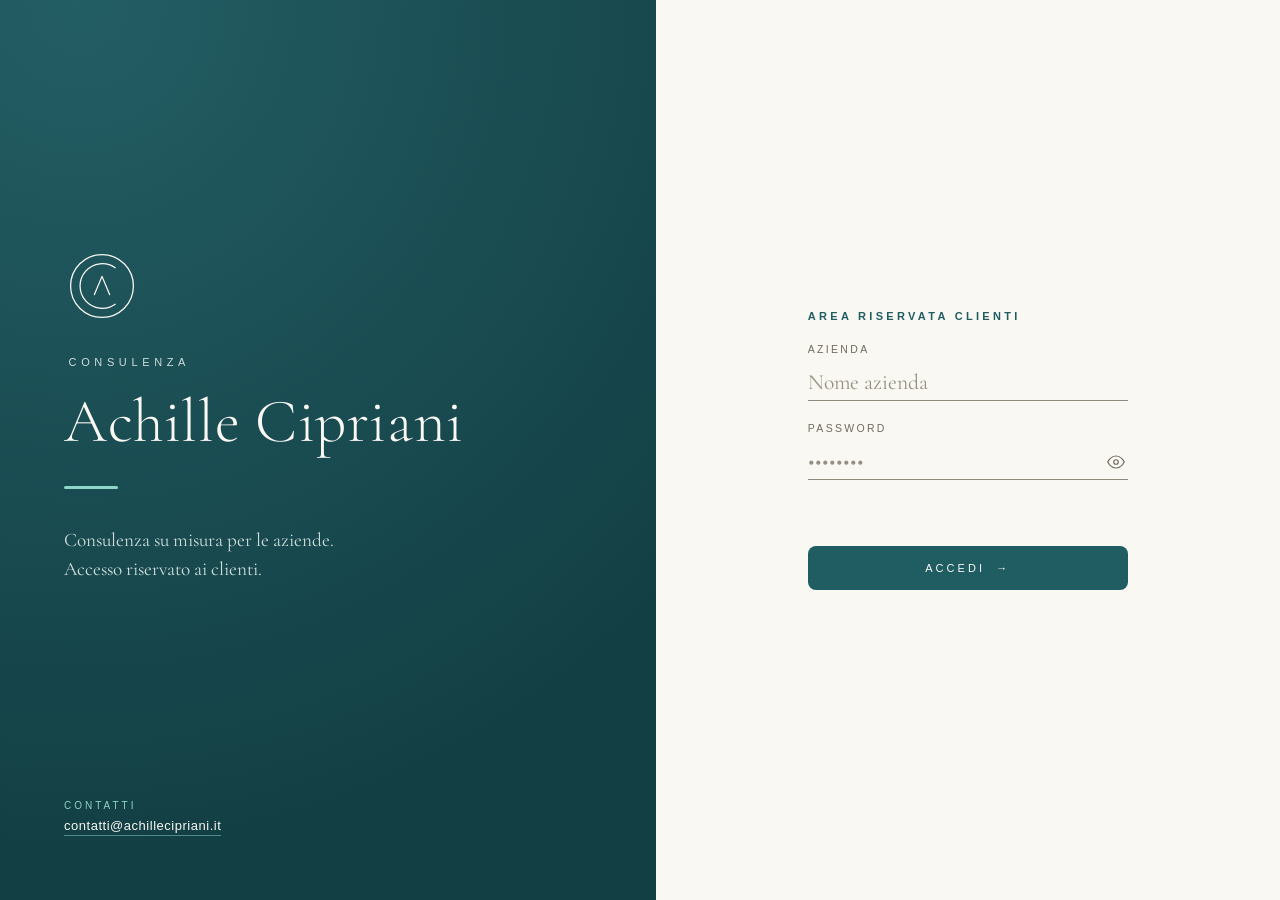
<file: index.html>
<!DOCTYPE html>
<html lang="it">
<head>
<meta charset="UTF-8" />
<meta name="viewport" content="width=device-width, initial-scale=1.0" />
<title>Achille Cipriani</title>
<link rel="icon" type="image/svg+xml" href="favicon.svg" />
<link rel="icon" type="image/png" sizes="32x32" href="favicon-32.png" />
<link rel="apple-touch-icon" href="favicon-180.png" />
<link rel="preconnect" href="https://fonts.googleapis.com" />
<link rel="preconnect" href="https://fonts.gstatic.com" crossorigin />
<link href="https://fonts.googleapis.com/css2?family=Cormorant+Garamond:wght@300;400;500&display=swap" rel="stylesheet" />
<style>
  :root {
    --cream: #faf8f3;
    --ink: #1b1a17;
    --teal: #1f5d63;
    --teal-deep: #123f44;
    --mint: #8fd4c8;
    --cream-soft: #cfdedb;
    --muted: #706b5e;
    --line: #d9d4c7;
    --field-line: #8f8a7c;
    --placeholder: #959082;
    --accent: #1f5d63;
    --accent-deep: #16555b;
    --error: #9a4b3f;
  }
  * { margin: 0; padding: 0; box-sizing: border-box; }
  html, body { height: 100%; }
  body {
    background: var(--cream);
    color: var(--ink);
    font-family: ui-sans-serif, -apple-system, "Helvetica Neue", Arial, sans-serif;
    -webkit-font-smoothing: antialiased;
    min-height: 100vh;
  }
  .split {
    min-height: 100vh;
    display: grid;
    grid-template-columns: 1.05fr 1fr;
  }

  /* ---- Pannello sinistro: verde petrolio drenched ---- */
  .panel {
    background: radial-gradient(125% 95% at 12% 0%, #235e64 0%, var(--teal-deep) 100%);
    color: var(--cream);
    display: grid;
    grid-template-rows: 1fr auto;
    padding: clamp(2.5rem, 5vw, 5.5rem);
  }
  .panel-main { align-self: center; }
  .logo {
    width: 76px; height: 76px; margin-bottom: 2rem;
    animation: rise 1s 0.02s ease both;
  }
  .logo svg { display: block; width: 100%; height: 100%; }
  .logo .st { fill: none; stroke: var(--cream); }
  .overline {
    font-size: 11px; letter-spacing: 0.42em; text-transform: uppercase;
    color: var(--cream-soft); margin-bottom: 1.4rem; padding-left: 0.42em;
    animation: rise 0.9s 0.14s ease both;
  }
  .name {
    font-family: "Cormorant Garamond", serif; font-weight: 300;
    font-size: clamp(2.8rem, 4.8vw, 4.4rem); line-height: 1.04;
    letter-spacing: 0.01em; color: var(--cream); text-wrap: balance;
    animation: rise 1s 0.2s ease both;
  }
  .rule {
    width: 54px; height: 3px; background: var(--mint); border-radius: 2px;
    margin: 2rem 0 0; animation: rise 1s 0.34s ease both;
  }
  .tag {
    margin-top: 2.3rem; max-width: 32ch;
    font-family: "Cormorant Garamond", serif; font-size: 1.2rem; line-height: 1.5;
    color: var(--cream-soft); animation: rise 1s 0.46s ease both;
  }
  .panel-contact {
    align-self: end; padding-top: 2rem;
    display: flex; flex-direction: column; gap: 0.45rem;
    animation: rise 1s 0.6s ease both;
  }
  .contact-label {
    font-size: 10px; letter-spacing: 0.3em; text-transform: uppercase; color: var(--mint);
  }
  .panel-contact a {
    color: var(--cream); text-decoration: none; font-size: 13px; letter-spacing: 0.04em;
    border-bottom: 1px solid rgba(143, 212, 200, 0.5); padding-bottom: 2px; width: fit-content;
    transition: border-color 0.3s ease;
  }
  .panel-contact a:hover { border-color: var(--mint); }

  /* ---- Lato destro: form su crema ---- */
  .formside {
    background: var(--cream);
    display: flex; align-items: center; justify-content: center;
    padding: clamp(2rem, 5vw, 4rem);
  }
  .access {
    width: 100%; max-width: 320px;
    display: flex; flex-direction: column; gap: 1.3rem;
    animation: rise 1s 0.3s ease both;
  }
  .access-label {
    font-size: 11px; letter-spacing: 0.3em; text-transform: uppercase; color: var(--accent); font-weight: 600;
  }
  .field { display: flex; flex-direction: column; gap: 0.5rem; text-align: left; }
  .field span {
    font-size: 10.5px; letter-spacing: 0.22em; text-transform: uppercase; color: var(--muted);
  }
  .field input {
    border: none; border-bottom: 1px solid var(--field-line); background: transparent;
    font-family: "Cormorant Garamond", serif; font-size: 1.35rem; color: var(--ink);
    padding: 0.35rem 0; transition: border-color 0.3s ease;
  }
  .field input:focus { outline: none; border-color: var(--accent); }
  .field input::placeholder { color: var(--placeholder); }
  .pw-wrap { position: relative; display: flex; align-items: stretch; }
  .pw-wrap input { flex: 1; padding-right: 2.2rem; width: 100%; }
  .pw-toggle {
    position: absolute; right: 0; bottom: 0.35rem;
    background: none; border: none; cursor: pointer; padding: 0.2rem;
    color: var(--muted); display: inline-flex; align-items: center; transition: color 0.3s ease;
  }
  .pw-toggle:hover { color: var(--accent); }
  .pw-toggle:focus-visible { outline: 1px solid var(--accent); outline-offset: 2px; }
  .pw-toggle svg { display: block; }
  .pw-toggle::before { content: ""; position: absolute; inset: -12px -8px -12px -16px; }
  .submit {
    margin-top: 0.4rem; align-self: stretch; cursor: pointer;
    background: var(--accent); color: var(--cream); border: none; border-radius: 8px;
    font-size: 11px; letter-spacing: 0.28em; text-transform: uppercase;
    padding: 1rem 1.6rem; min-height: 44px;
    display: inline-flex; align-items: center; justify-content: center; gap: 0.7rem;
    transition: background 0.25s ease, gap 0.25s ease, opacity 0.25s ease;
  }
  .submit:hover { background: var(--accent-deep); gap: 1.05rem; }
  .submit[disabled] { opacity: 0.5; cursor: default; }
  .msg {
    min-height: 1.1rem; font-size: 12.5px; color: var(--error);
    letter-spacing: 0.02em; text-align: left; opacity: 0; transition: opacity 0.25s ease;
  }
  .msg.show { opacity: 1; }
  .msg.ok { color: var(--muted); }
  .shake { animation: shake 0.4s ease; }

  @keyframes rise { from { opacity: 0; transform: translateY(14px); } to { opacity: 1; transform: none; } }
  @keyframes shake {
    10%, 90% { transform: translateX(-1px); }
    20%, 80% { transform: translateX(2px); }
    30%, 50%, 70% { transform: translateX(-4px); }
    40%, 60% { transform: translateX(4px); }
  }

  @media (max-width: 760px) {
    .split { grid-template-columns: 1fr; }
    .panel { grid-template-rows: auto; padding: clamp(2.4rem, 8vw, 3.5rem) 28px; }
    .panel-contact, .tag { display: none; }
    .formside { padding: 2.6rem 28px 3.5rem; }
    .name { font-size: clamp(2.6rem, 9vw, 3.4rem); }
  }
  @media (prefers-reduced-motion: reduce) {
    .logo, .overline, .name, .rule, .tag, .panel-contact, .access {
      animation: none; opacity: 1; transform: none;
    }
  }
</style>
</head>
<body>
  <main class="split">
    <section class="panel">
      <div class="panel-main">
        <div class="logo">
          <svg viewBox="0 0 150 150" aria-hidden="true">
            <circle class="st" stroke-width="2.5" cx="75" cy="75" r="62"></circle>
            <path class="st" stroke-width="2.5" stroke-linecap="round" d="M101 39 A44 44 0 1 0 101 111"></path>
            <path class="st" stroke-width="2.5" stroke-linecap="round" stroke-linejoin="round" d="M60 92 L75 56 L90 92"></path>
          </svg>
        </div>
        <div class="overline">Consulenza</div>
        <h1 class="name">Achille Cipriani</h1>
        <div class="rule"></div>
        <p class="tag">Consulenza su misura per le aziende. Accesso riservato ai clienti.</p>
      </div>
      <div class="panel-contact">
        <span class="contact-label">Contatti</span>
        <a id="mailLink" data-u="contatti" data-d="achillecipriani.it"></a>
      </div>
    </section>

    <section class="formside">
      <form class="access" id="accessForm" autocomplete="off">
        <div class="access-label">Area riservata clienti</div>
        <label class="field">
          <span>Azienda</span>
          <input id="company" type="text" placeholder="Nome azienda" required />
        </label>
        <label class="field">
          <span>Password</span>
          <div class="pw-wrap">
            <input id="password" type="password" placeholder="••••••••" required />
            <button type="button" class="pw-toggle" id="pwToggle" aria-label="Mostra password" aria-pressed="false"></button>
          </div>
        </label>
        <p class="msg" id="msg" aria-live="polite"></p>
        <button class="submit" type="submit" id="submitBtn">
          Accedi <span aria-hidden="true">→</span>
        </button>
      </form>
    </section>
  </main>

<script>
  /*
    ACCESSO CIFRATO (AES-GCM)
    ─────────────────────────
    Il link di destinazione è cifrato: né la password né l'URL compaiono
    in chiaro nel codice. La chiave si deriva da  "azienda:password"
    (PBKDF2, 250.000 iterazioni). Senza credenziali corrette il link non è
    ricavabile. Per aggiungere/aggiornare un'azienda, rigenerare il blocco
    cifrato e inserirlo nell'array ENTRIES qui sotto.
  */
  (function () {
    var ENTRIES = [
      // area personale di Aco (/aco/), generata da storytel_Aco/pubblica_sito.py --voce-home
      {"salt": "YRHbcPpm+0VKoikWUz1Mfw==", "iv": "eGB2DBfKBHJWB2YN", "ct": "3GRB9F62ICDcUlAfy63Io88NYgECmTlajFWqvxYeay3CQWbm9DL1zK8tAogVTgf8mUNF3n9+DqZNqJwlU+SBKRBpRsSGNdocYbD0Z+qsQEKbXOu0QNJgcWhgZinp", "iterations": 250000},
      // conti della nonna (/nonna/), generata da acoprogetti/conti nonna/pubblica_sito.py --voce-home
      {"salt": "c9CQH6eabfUl8+Jllnt35Q==", "iv": "DlIjnTNPIcEejWmH", "ct": "CMgYVF/HqEMoscMltpqNifNMzFViJ6DWRRlGpOIbtPUGA3FW+WofosI/gd34XOlRxGoaGOQ9E1XQbUz/BtrY55mQabASp8jeCJ9rRTyBl+TEarav3XKkgMrUq0613ps=", "iterations": 250000},
      // raccolta idee (/idee/), utente idee, generata da OneDrive/acoprogetti/raccolta idee/pubblica_sito.py --voce-home
      {"salt": "Hp/HpiT3jXOs9q/0KUuONA==", "iv": "YYkTpT6qCsvB0luo", "ct": "SjuEG+Z/ipxl9kFTix8n4+7Plb1rhNTn9qmKs2DUp1Kp+SeGsB6Qgp9dmVDFZ6kIZ9a7u8h0w3ih5IZBsKwoD1yE5CHU/oX/FTz37uzljpwUDGMRMRNfcCAoEuvTog==", "iterations": 250000},
      // investimenti (/investimenti/), utente investimenti, generata da OneDrive/acoprogetti/investimenti familiari/aggiorna_portafoglio.py --voce-home
      {"salt": "SY1hum0hOHwyZ25suniq2A==", "iv": "M9fn3t9PmOShoVBa", "ct": "9kSwk1OLOq25LDRI8b1cd2SkAQzzA5SZsDuE6old/TdfsciXW5MfFEnxXwYmf3Ee2wKuMJkchE8pL8TonZ7OGK/bzySQY3DKkhF9ul6EWcmQp7J8Wk5R/8ovMJIIKDvHtGSQBxbb", "iterations": 250000}
    ];

    var form = document.getElementById("accessForm");
    var company = document.getElementById("company");
    var password = document.getElementById("password");
    var msg = document.getElementById("msg");
    var btn = document.getElementById("submitBtn");
    var pwToggle = document.getElementById("pwToggle");

    var EYE = '<svg width="18" height="18" viewBox="0 0 24 24" fill="none" stroke="currentColor" stroke-width="1.6" stroke-linecap="round" stroke-linejoin="round"><path d="M1 12s4-8 11-8 11 8 11 8-4 8-11 8-11-8-11-8z"/><circle cx="12" cy="12" r="3"/></svg>';
    var EYE_OFF = '<svg width="18" height="18" viewBox="0 0 24 24" fill="none" stroke="currentColor" stroke-width="1.6" stroke-linecap="round" stroke-linejoin="round"><path d="M17.94 17.94A10.07 10.07 0 0 1 12 20c-7 0-11-8-11-8a18.45 18.45 0 0 1 5.06-5.94M9.9 4.24A9.12 9.12 0 0 1 12 4c7 0 11 8 11 8a18.5 18.5 0 0 1-2.16 3.19m-6.72-1.07a3 3 0 1 1-4.24-4.24"/><line x1="1" y1="1" x2="23" y2="23"/></svg>';
    pwToggle.innerHTML = EYE;
    pwToggle.addEventListener("click", function () {
      var show = password.type === "password";
      password.type = show ? "text" : "password";
      pwToggle.innerHTML = show ? EYE_OFF : EYE;
      pwToggle.setAttribute("aria-pressed", show ? "true" : "false");
      pwToggle.setAttribute("aria-label", show ? "Nascondi password" : "Mostra password");
      password.focus();
    });

    function b64d(s) { return Uint8Array.from(atob(s), function (c) { return c.charCodeAt(0); }); }

    async function unlock(companyVal, passwordVal) {
      var enc = new TextEncoder();
      var co = companyVal.trim().toLowerCase();
      // Scorciatoie interne: credenziali semplici -> sezioni pubbliche del sito
      // (percorso relativo, raggiungibili anche per URL diretto)
      if (co === "dj" && passwordVal === "dj") return "dj/";
      if (co === "jack" && passwordVal === "2707") return "spartiti/";
      var phrase = enc.encode(co + ":" + passwordVal);
      for (var i = 0; i < ENTRIES.length; i++) {
        var e = ENTRIES[i];
        try {
          var km = await crypto.subtle.importKey("raw", phrase, "PBKDF2", false, ["deriveKey"]);
          var key = await crypto.subtle.deriveKey(
            { name: "PBKDF2", salt: b64d(e.salt), iterations: e.iterations, hash: "SHA-256" },
            km, { name: "AES-GCM", length: 256 }, false, ["decrypt"]
          );
          var pt = await crypto.subtle.decrypt({ name: "AES-GCM", iv: b64d(e.iv) }, key, b64d(e.ct));
          var url = new TextDecoder().decode(pt);
          if (/^https?:\/\//.test(url)) return url;
        } catch (_) { /* chiave errata: prova la prossima */ }
      }
      return null;
    }

    function fail() {
      msg.textContent = "Azienda o password non corretti. Riprova.";
      msg.classList.add("show"); msg.classList.remove("ok");
      form.classList.remove("shake"); void form.offsetWidth; form.classList.add("shake");
    }

    form.addEventListener("submit", async function (e) {
      e.preventDefault();

      // Senza Web Crypto (es. pagina aperta da file:// o browser molto vecchio)
      // l'accesso non è possibile: messaggio chiaro invece di un fallimento muto.
      if (!window.crypto || !window.crypto.subtle) {
        msg.textContent = "Accesso non disponibile qui. Apri il sito da https://achillecipriani.it";
        msg.classList.add("show"); msg.classList.remove("ok");
        return;
      }

      btn.disabled = true;
      msg.textContent = "Verifica…"; msg.classList.add("show", "ok");

      var url = null;
      try {
        url = await unlock(company.value, password.value);
      } catch (err) {
        url = null;
      }

      if (url) {
        msg.textContent = "Accesso consentito, reindirizzamento…";
        setTimeout(function () { window.location.href = url; }, 700);
      } else {
        btn.disabled = false;
        fail();
      }
    });

    [company, password].forEach(function (el) {
      el.addEventListener("input", function () { msg.classList.remove("show"); });
    });
  })();

  /*
    CONTATTI ANTI-SPAM
    L'indirizzo non è scritto nell'HTML: lo compone questo script all'apertura
    della pagina, così i bot che leggono solo il sorgente non lo trovano.
  */
  (function () {
    var link = document.getElementById("mailLink");
    var addr = link.dataset.u + "@" + link.dataset.d;
    link.href = "mailto:" + addr;
    link.textContent = addr;
  })();
</script>
</body>
</html>
</file>
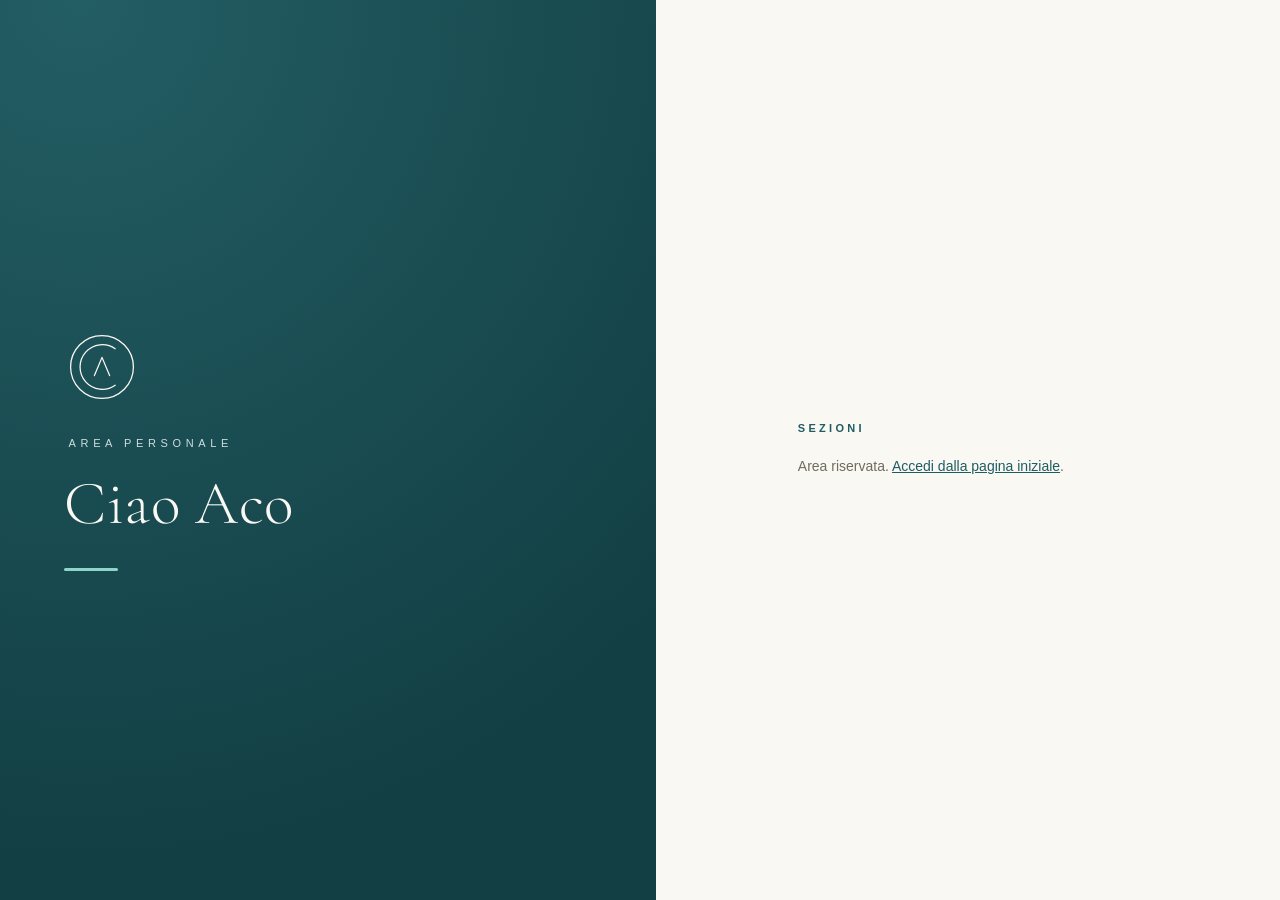
<file: aco/index.html>
<!DOCTYPE html>
<html lang="it">
<head>
<meta charset="UTF-8" />
<meta name="viewport" content="width=device-width, initial-scale=1.0" />
<meta name="robots" content="noindex, nofollow" />
<title>Area personale · Achille Cipriani</title>
<link rel="icon" type="image/svg+xml" href="/favicon.svg" />
<link rel="icon" type="image/png" sizes="32x32" href="/favicon-32.png" />
<link rel="apple-touch-icon" href="/favicon-180.png" />
<link rel="preconnect" href="https://fonts.googleapis.com" />
<link rel="preconnect" href="https://fonts.gstatic.com" crossorigin />
<link href="https://fonts.googleapis.com/css2?family=Cormorant+Garamond:wght@300;400;500&display=swap" rel="stylesheet" />
<style>
  :root {
    --cream: #faf8f3;
    --ink: #1b1a17;
    --teal: #1f5d63;
    --teal-deep: #123f44;
    --mint: #8fd4c8;
    --cream-soft: #cfdedb;
    --muted: #706b5e;
    --line: #d9d4c7;
    --accent: #1f5d63;
    --accent-deep: #16555b;
  }
  * { margin: 0; padding: 0; box-sizing: border-box; }
  html, body { height: 100%; }
  body {
    background: var(--cream); color: var(--ink);
    font-family: ui-sans-serif, -apple-system, "Helvetica Neue", Arial, sans-serif;
    -webkit-font-smoothing: antialiased; min-height: 100vh;
  }
  .split { min-height: 100vh; display: grid; grid-template-columns: 1.05fr 1fr; }

  /* ---- Pannello sinistro: verde petrolio drenched, come la home ---- */
  .panel {
    background: radial-gradient(125% 95% at 12% 0%, #235e64 0%, var(--teal-deep) 100%);
    color: var(--cream); display: grid; grid-template-rows: 1fr auto;
    padding: clamp(2.5rem, 5vw, 5.5rem);
  }
  .panel-main { align-self: center; }
  .logo { width: 76px; height: 76px; margin-bottom: 2rem; animation: rise 1s 0.02s ease both; }
  .logo svg { display: block; width: 100%; height: 100%; }
  .logo .st { fill: none; stroke: var(--cream); }
  .overline {
    font-size: 11px; letter-spacing: 0.42em; text-transform: uppercase;
    color: var(--cream-soft); margin-bottom: 1.4rem; padding-left: 0.42em;
    animation: rise 0.9s 0.14s ease both;
  }
  .name {
    font-family: "Cormorant Garamond", serif; font-weight: 300;
    font-size: clamp(2.8rem, 4.8vw, 4.4rem); line-height: 1.04; letter-spacing: 0.01em;
    color: var(--cream); animation: rise 1s 0.2s ease both;
  }
  .rule { width: 54px; height: 3px; background: var(--mint); border-radius: 2px; margin: 2rem 0 0; animation: rise 1s 0.34s ease both; }
  .panel-foot { align-self: end; padding-top: 2rem; animation: rise 1s 0.6s ease both; }
  .panel-foot button {
    background: none; border: none; cursor: pointer; padding: 0.4rem 0; min-height: 44px;
    color: var(--cream); font: inherit; font-size: 13px; letter-spacing: 0.04em;
    border-bottom: 1px solid rgba(143, 212, 200, 0.5);
  }
  .panel-foot button:hover { border-color: var(--mint); }
  .panel-foot button:focus-visible { outline: 1px solid var(--mint); outline-offset: 4px; }

  /* ---- Lato destro: sezioni su crema ---- */
  .side { display: flex; align-items: center; justify-content: center; padding: clamp(2rem, 5vw, 4rem); }
  .sections { width: 100%; max-width: 340px; display: flex; flex-direction: column; gap: 1.3rem; animation: rise 1s 0.3s ease both; }
  .label { font-size: 11px; letter-spacing: 0.3em; text-transform: uppercase; color: var(--accent); font-weight: 600; }
  .list { list-style: none; border-top: 1px solid var(--line); }
  .list a {
    display: flex; align-items: center; justify-content: space-between; gap: 1rem;
    padding: 1.1rem 0; border-bottom: 1px solid var(--line);
    color: var(--ink); text-decoration: none; min-height: 44px;
  }
  .list .t { font-family: "Cormorant Garamond", serif; font-size: 1.7rem; line-height: 1.1; }
  .list .d { display: block; font-size: 12.5px; color: var(--muted); margin-top: 0.3rem; letter-spacing: 0.02em; }
  .list .arrow { color: var(--accent); font-size: 1.1rem; transition: transform 0.25s ease; }
  .list a:hover .arrow { transform: translateX(4px); }
  .list a:hover .t { color: var(--accent); }
  .list a:focus-visible { outline: 1px solid var(--accent); outline-offset: 4px; }
  .locked { font-size: 14px; color: var(--muted); line-height: 1.6; }
  .locked a { color: var(--accent); }
  [hidden] { display: none !important; }

  @keyframes rise { from { opacity: 0; transform: translateY(14px); } to { opacity: 1; transform: none; } }
  @media (max-width: 760px) {
    .split { grid-template-columns: 1fr; }
    .panel { grid-template-rows: auto; padding: clamp(2.4rem, 8vw, 3.5rem) 28px; }
    .panel-foot { display: none; }
    .side { padding: 2.6rem 28px 3.5rem; align-items: flex-start; }
    .name { font-size: clamp(2.6rem, 9vw, 3.4rem); }
  }
  @media (prefers-reduced-motion: reduce) {
    .logo, .overline, .name, .rule, .panel-foot, .sections { animation: none; opacity: 1; transform: none; }
  }
</style>
</head>
<body>
  <main class="split">
    <section class="panel">
      <div class="panel-main">
        <div class="logo">
          <svg viewBox="0 0 150 150" aria-hidden="true">
            <circle class="st" stroke-width="2.5" cx="75" cy="75" r="62"></circle>
            <path class="st" stroke-width="2.5" stroke-linecap="round" d="M101 39 A44 44 0 1 0 101 111"></path>
            <path class="st" stroke-width="2.5" stroke-linecap="round" stroke-linejoin="round" d="M60 92 L75 56 L90 92"></path>
          </svg>
        </div>
        <div class="overline">Area personale</div>
        <h1 class="name">Ciao Aco</h1>
        <div class="rule"></div>
      </div>
      <div class="panel-foot" id="foot" hidden>
        <button type="button" id="esci">Esci</button>
      </div>
    </section>

    <section class="side">
      <div class="sections">
        <div class="label">Sezioni</div>
        <ul class="list" id="list" hidden>
          <li>
            <a href="libri/">
              <span><span class="t">Libri</span><span class="d">Tutto quello che ho letto, voti, statistiche e consigli</span></span>
              <span class="arrow" aria-hidden="true">→</span>
            </a>
          </li>
          <li>
            <a href="sport/">
              <span><span class="t">Sport</span><span class="d">Corsa, apnea, gommone, skate e benessere, dall'orologio Garmin</span></span>
              <span class="arrow" aria-hidden="true">→</span>
            </a>
          </li>
          <li>
            <a href="spesa/">
              <span><span class="t">Spesa</span><span class="d">La spesa online: quanto spendo, in cosa e ogni quanto compro cosa</span></span>
              <span class="arrow" aria-hidden="true">→</span>
            </a>
          </li>
          <li>
            <a href="conti/">
              <span><span class="t">Conti Aco</span><span class="d">Tutte le spese da conto, carta di credito e N26: per mese, per categoria e contro l'anno prima</span></span>
              <span class="arrow" aria-hidden="true">→</span>
            </a>
          </li>
          <li>
            <a href="/investimenti/">
              <span><span class="t">Investimenti</span><span class="d">I titoli di famiglia: valore, cedole, barriere del certificato e prossime date</span></span>
              <span class="arrow" aria-hidden="true">→</span>
            </a>
          </li>
          <li>
            <a href="rasp/">
              <span><span class="t">Rasp</span><span class="d">Stato della Raspberry: bot, attività pianificate, backup e progetti</span></span>
              <span class="arrow" aria-hidden="true">→</span>
            </a>
          </li>
        </ul>
        <p class="locked" id="locked" hidden>Area riservata. <a href="/">Accedi dalla pagina iniziale</a>.</p>
      </div>
    </section>
  </main>

<script>
  /*
    Il login della home rimanda qui con il token nel frammento (#k=...).
    Il token va in sessionStorage e sparisce subito dall'indirizzo: le sezioni
    (per esempio audiolibri/) lo usano per decifrare i loro dati.
  */
  (function () {
    var CHIAVE = "aco-k";
    var m = location.hash.match(/[#&]k=([^&]+)/);
    try {
      if (m) sessionStorage.setItem(CHIAVE, decodeURIComponent(m[1]));
    } catch (e) {}
    if (m) history.replaceState(null, "", location.pathname);

    var token = null;
    try { token = sessionStorage.getItem(CHIAVE); } catch (e) {}
    document.getElementById(token ? "list" : "locked").hidden = false;
    document.getElementById("foot").hidden = !token;

    document.getElementById("esci").addEventListener("click", function () {
      try { sessionStorage.removeItem(CHIAVE); } catch (e) {}
      location.href = "/";
    });
  })();
</script>
</body>
</html>
</file>
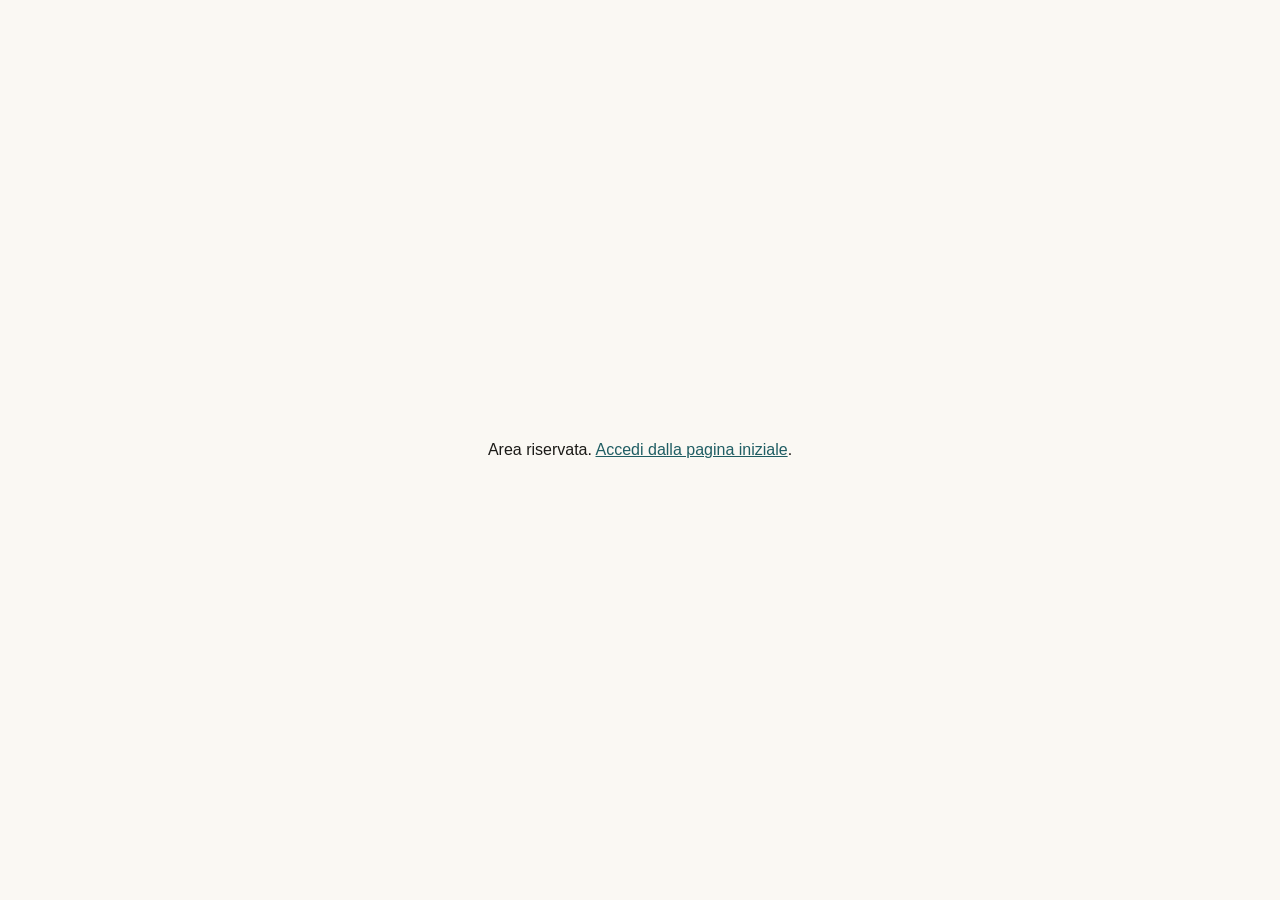
<file: giorgio/index.html>
<!doctype html>
<html lang="it">
<head>
<meta charset="utf-8">
<meta name="robots" content="noindex">
<title>Raccolta idee</title>
<script>location.replace("/idee/" + location.hash);</script>
<meta http-equiv="refresh" content="0; url=/idee/">
</head>
<body><p><a href="/idee/">Raccolta idee</a></p></body>
</html>
</file>
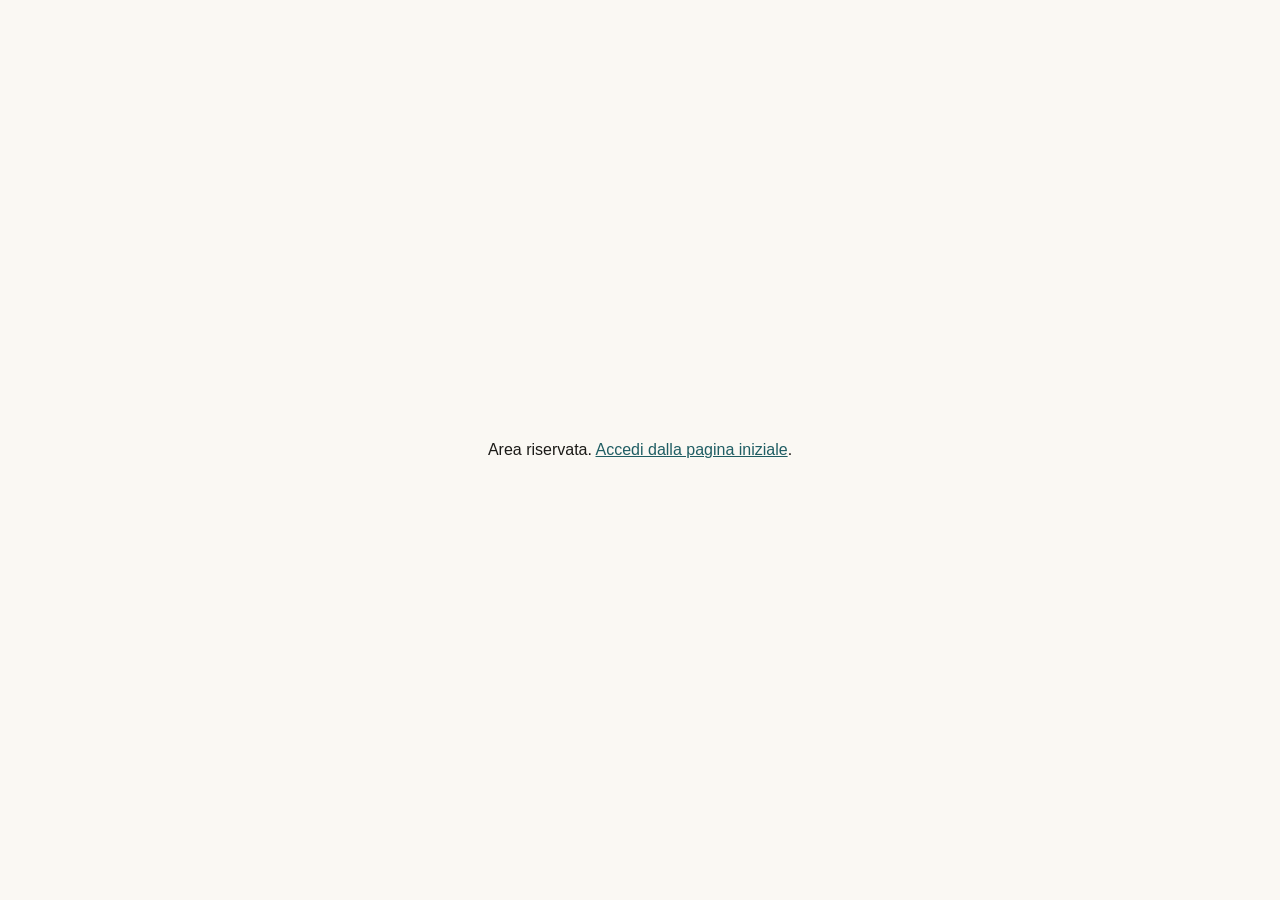
<file: idee/index.html>
<!DOCTYPE html>
<html lang="it">
<head>
<meta charset="utf-8">
<meta name="viewport" content="width=device-width, initial-scale=1">
<meta name="robots" content="noindex, nofollow">
<title>Raccolta idee</title>
<link rel="icon" href="/favicon.svg" type="image/svg+xml">
<link rel="preconnect" href="https://fonts.googleapis.com">
<link rel="preconnect" href="https://fonts.gstatic.com" crossorigin>
<link href="https://fonts.googleapis.com/css2?family=Cormorant+Garamond:wght@300;400;500&display=swap" rel="stylesheet">
<style>
  :root {
    --cream: #faf8f3;
    --ink: #1b1a17;
    --teal: #1f5d63;
    --teal-hover: #16555b;
    --muted: #706b5e;
    --line: #d9d4c7;
    --field-line: #8f8a7c;
    --placeholder: #959082;
    --error: #9a4b3f;
    --sans: ui-sans-serif, -apple-system, "Helvetica Neue", Arial, sans-serif;
    --serif: "Cormorant Garamond", Georgia, serif;
  }
  * { box-sizing: border-box; }
  [hidden] { display: none !important; }
  html, body { margin: 0; background: var(--cream); color: var(--ink); }
  body { font: 16px/1.5 var(--sans); min-height: 100vh; display: grid; place-items: center; padding: 48px 16px; }

  .blocco { text-align: center; }
  .blocco a { color: var(--teal); }

  main { width: 100%; max-width: 560px; }
  .overline { font-size: 11px; font-weight: 600; letter-spacing: 0.3em; text-transform: uppercase; color: var(--teal); }
  h1 { font: 300 clamp(2.6rem, 8vw, 3.6rem)/1.04 var(--serif); letter-spacing: 0.01em; margin: 0.6rem 0 0; }
  .rule { width: 48px; height: 1px; background: var(--teal); margin: 1.4rem 0; }
  .sfida { font: 400 clamp(1.4rem, 4.5vw, 1.7rem)/1.3 var(--serif); margin: 0 0 0.4rem; }
  .intro { color: var(--muted); margin: 0 0 2rem; }

  label { display: block; font-size: 11px; font-weight: 600; letter-spacing: 0.2em; text-transform: uppercase; color: var(--muted); margin-bottom: 0.5rem; }
  textarea {
    width: 100%; min-height: 11rem; resize: vertical; padding: 0.9rem 1rem;
    font: 400 1.3rem/1.4 var(--serif); color: var(--ink);
    background: #fff; border: 1px solid var(--field-line); border-radius: 2px;
  }
  textarea::placeholder { color: var(--placeholder); }
  textarea:focus { outline: 2px solid var(--teal); outline-offset: 1px; border-color: var(--teal); }

  .riga { display: flex; justify-content: space-between; align-items: center; gap: 1rem; margin-top: 0.6rem; }
  .conta { font-size: 13px; color: var(--muted); font-variant-numeric: tabular-nums; }
  .conta.pieno { color: var(--error); }
  button.invia {
    min-height: 44px; padding: 0 1.6rem; border: 0; border-radius: 2px; cursor: pointer;
    font: 600 12px var(--sans); letter-spacing: 0.2em; text-transform: uppercase;
    background: var(--teal); color: var(--cream); transition: background 0.2s ease;
  }
  button.invia:hover { background: var(--teal-hover); }
  button.invia:focus-visible { outline: 2px solid var(--teal); outline-offset: 2px; }
  button.invia:disabled { opacity: 0.6; cursor: default; }

  .msg { min-height: 1.5em; margin: 1rem 0 0; font-size: 14px; }
  .msg.ok { color: var(--teal); }
  .msg.errore { color: var(--error); }

  .esci { margin-top: 3rem; text-align: center; }
  .esci button { font: 13px var(--sans); background: none; border: 0; padding: 8px; color: var(--muted); text-decoration: underline; cursor: pointer; }
</style>
</head>
<body>
<div class="blocco" id="blocco" hidden><p>Area riservata. <a href="/">Accedi dalla pagina iniziale</a>.</p></div>

<main id="pagina" hidden>
  <div class="overline">Area riservata</div>
  <h1>Raccolta idee</h1>
  <div class="rule"></div>
  <p class="sfida">Butta qui le tue idee se hai il coraggio.</p>
  <p class="intro">Le idee arriveranno dritte ad Aco che te le ruberà.</p>

  <form id="modulo" novalidate>
    <label for="testo">La tua idea</label>
    <textarea id="testo" maxlength="500" placeholder="Scrivi qui…" required></textarea>
    <div class="riga">
      <span class="conta" id="conta" aria-live="polite">0 / 500</span>
      <button class="invia" id="invia" type="submit">Invia</button>
    </div>
    <p class="msg" id="msg" role="status" aria-live="polite"></p>
  </form>

  <p class="esci"><button type="button" id="esci">Esci</button></p>
</main>

<script>
  /*
    Come /nonna: il login della home rimanda qui con il token nel frammento (#k=...).
    Il token va in sessionStorage e sparisce subito dall'indirizzo. dati.json è cifrato
    con quel token (PBKDF2 250.000 + AES-GCM) e contiene l'indirizzo dello script Google
    che scrive le idee nel foglio. Lo genera OneDrive/acoprogetti/raccolta idee/pubblica_sito.py.
    Non modificare dati.json a mano.
  */
  (async function () {
    var CHIAVE = "idee-k";
    var m = location.hash.match(/[#&]k=([^&]+)/);
    try { if (m) sessionStorage.setItem(CHIAVE, decodeURIComponent(m[1])); } catch (e) {}
    if (m) history.replaceState(null, "", location.pathname);
    window.addEventListener("hashchange", function () { location.reload(); });

    function bloccato() { document.getElementById("blocco").hidden = false; }

    var k = null;
    try { k = sessionStorage.getItem(CHIAVE); } catch (e) {}
    if (!k || !window.crypto || !crypto.subtle) return bloccato();
    try {
      var c = await fetch("dati.json", { cache: "no-store" }).then(function (r) { return r.json(); });
      var b = function (s) { return Uint8Array.from(atob(s), function (x) { return x.charCodeAt(0); }); };
      var km = await crypto.subtle.importKey("raw", new TextEncoder().encode(k), "PBKDF2", false, ["deriveKey"]);
      var key = await crypto.subtle.deriveKey({ name: "PBKDF2", salt: b(c.salt), iterations: c.iterations, hash: "SHA-256" },
        km, { name: "AES-GCM", length: 256 }, false, ["decrypt"]);
      var pt = await crypto.subtle.decrypt({ name: "AES-GCM", iv: b(c.iv) }, key, b(c.ct));
      var d = JSON.parse(new TextDecoder().decode(pt));
    } catch (e) { return bloccato(); }

    var MAX = d.max || 500;
    var modulo = document.getElementById("modulo");
    var testo = document.getElementById("testo");
    var conta = document.getElementById("conta");
    var invia = document.getElementById("invia");
    var msg = document.getElementById("msg");

    testo.maxLength = MAX;
    function aggiornaConta() {
      conta.textContent = testo.value.length + " / " + MAX;
      conta.classList.toggle("pieno", testo.value.length >= MAX);
    }
    function scrivi(t, tipo) { msg.textContent = t; msg.className = "msg " + (tipo || ""); }

    testo.addEventListener("input", function () { aggiornaConta(); scrivi(""); });

    modulo.addEventListener("submit", async function (e) {
      e.preventDefault();
      var t = testo.value.trim();
      if (!t) { scrivi("Scrivi qualcosa prima di inviare.", "errore"); testo.focus(); return; }
      invia.disabled = true;
      scrivi("Invio…");
      try {
        // corpo in text/plain: niente preflight CORS verso Apps Script
        var r = await fetch(d.endpoint, { method: "POST", body: JSON.stringify({ testo: t }) });
        var j = await r.json();
        if (j.ok) {
          testo.value = "";
          aggiornaConta();
          scrivi("Grazie, idea inviata.", "ok");
        } else if (j.errore === "troppe") {
          scrivi("Troppi invii in poco tempo. Riprova più tardi.", "errore");
        } else {
          scrivi("Il testo non è valido: massimo " + MAX + " caratteri.", "errore");
        }
      } catch (err) {
        scrivi("Invio non riuscito. Controlla la connessione e riprova.", "errore");
      }
      invia.disabled = false;
    });

    document.getElementById("esci").addEventListener("click", function () {
      try { sessionStorage.removeItem(CHIAVE); } catch (e) {}
      location.href = "/";
    });

    document.getElementById("pagina").hidden = false;
    aggiornaConta();
  })();
</script>
</body>
</html>
</file>
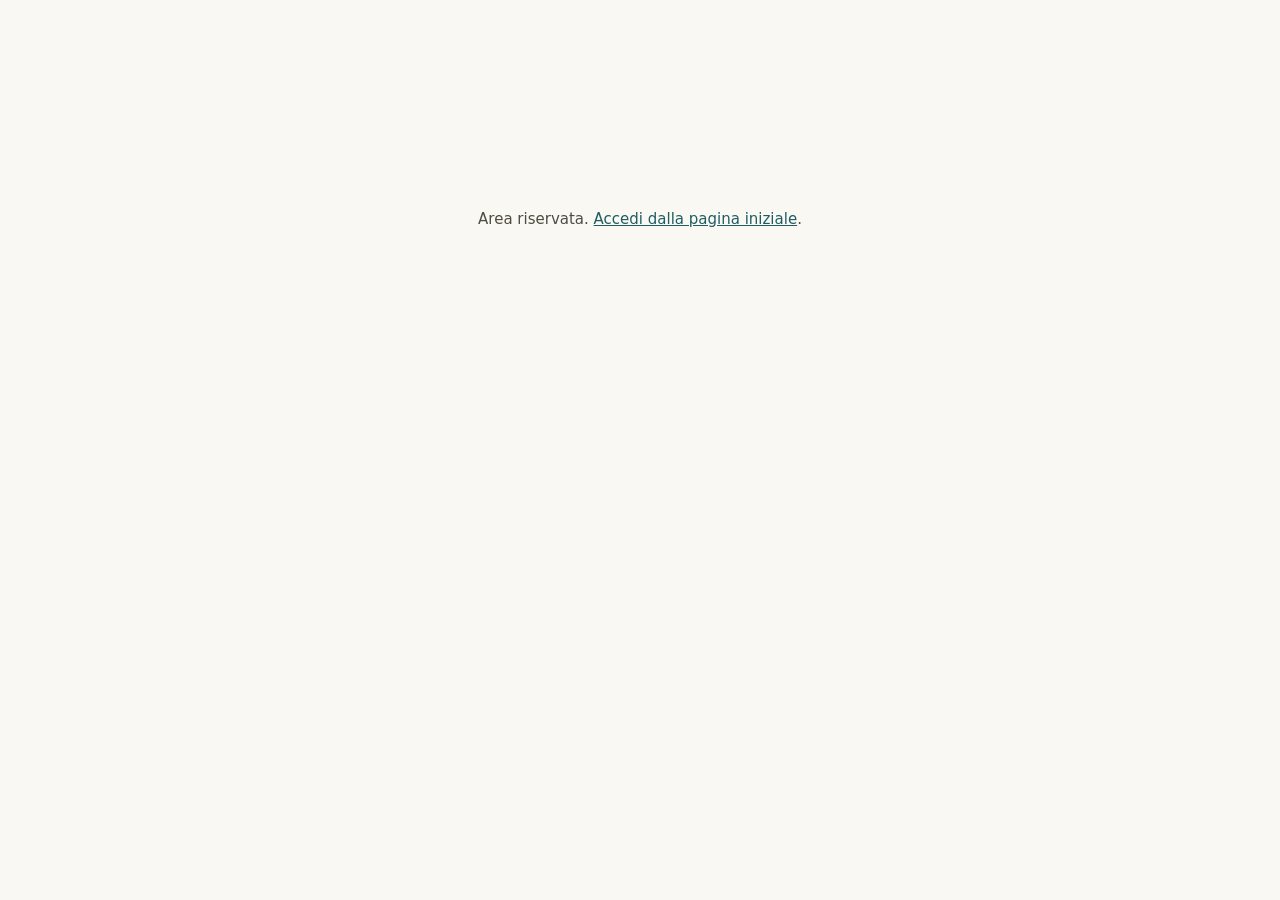
<file: investimenti/index.html>
<!doctype html>
<html lang="it">
<head>
<meta charset="utf-8">
<meta name="viewport" content="width=device-width, initial-scale=1">
<title>Investimenti</title>
<meta name="robots" content="noindex, nofollow">
<link rel="icon" type="image/svg+xml" href="/favicon.svg">
<link rel="preconnect" href="https://fonts.googleapis.com">
<link rel="preconnect" href="https://fonts.gstatic.com" crossorigin>
<link href="https://fonts.googleapis.com/css2?family=Cormorant+Garamond:wght@300;400;500&display=swap" rel="stylesheet">
<!--
  I dati (dati.json) sono cifrati e li genera OneDrive/acoprogetti/investimenti familiari/aggiorna_portafoglio.py.
  Questa pagina si modifica in quel progetto (sito/index.html) e si copia qui. Login dalla home con l'utente
  "investimenti" (voce in ENTRIES generata con aggiorna_portafoglio.py --voce-home).
-->
<style>
:root {
  color-scheme: light;
  --page: #faf8f3; --surface: #fffefa; --ink: #1b1a17; --ink-2: #4f4b42; --muted: #706b5e;
  --grid: #ebe6da; --axis: #d9d4c7; --border: rgba(27,26,23,0.12);
  --series: #1f5d63; --s1: #008f87; --s2: #b0661f; --s3: #6b5a9e; --track: #ebe6da;
  --good: #2e7d4f; --warn: #9a5b00; --bad: #9a4b3f;
  --m-obb: #3d6e9e; --m-az: #b4513a; --m-cert: #7d7a2e;
}
@media (prefers-color-scheme: dark) {
  :root:where(:not([data-theme="light"])) {
    color-scheme: dark;
    --page: #0e1615; --surface: #152120; --ink: #f3f1ea; --ink-2: #c9d6d3; --muted: #8f9a97;
    --grid: #22302e; --axis: #2f3f3d; --border: rgba(255,255,255,0.10);
    --series: #8fd4c8; --s1: #2aa79a; --s2: #c0823a; --s3: #a898dc; --track: #22302e;
    --good: #6cc28a; --warn: #e0b04a; --bad: #e08b7d;
    --m-obb: #7fb0e0; --m-az: #e8876a; --m-cert: #c9c46e;
  }
}
:root[data-theme="dark"] {
  color-scheme: dark;
  --page: #0e1615; --surface: #152120; --ink: #f3f1ea; --ink-2: #c9d6d3; --muted: #8f9a97;
  --grid: #22302e; --axis: #2f3f3d; --border: rgba(255,255,255,0.10);
  --series: #8fd4c8; --s1: #2aa79a; --s2: #c0823a; --s3: #a898dc; --track: #22302e;
  --good: #6cc28a; --warn: #e0b04a; --bad: #e08b7d;
  --m-obb: #7fb0e0; --m-az: #e8876a; --m-cert: #c9c46e;
}
* { box-sizing: border-box; }
body { margin: 0; background: var(--page); color: var(--ink); font: 15px/1.5 system-ui, -apple-system, "Segoe UI", sans-serif; }
main { max-width: 1100px; margin: 0 auto; padding: 28px 16px 64px; visibility: hidden; }
.pronto main { visibility: visible; }
header { display: flex; justify-content: space-between; align-items: baseline; gap: 12px; flex-wrap: wrap; margin-bottom: 20px; }
h1 { font-family: "Cormorant Garamond", Georgia, serif; font-weight: 300; font-size: clamp(2.2rem, 6vw, 3rem); letter-spacing: 0.01em; margin: 0; }
h2 { font-family: "Cormorant Garamond", Georgia, serif; font-weight: 500; font-size: 1.6rem; margin: 48px 0 12px; }
h2 small { font-family: system-ui, sans-serif; font-size: 13px; color: var(--muted); font-weight: 400; margin-left: 8px; }
h3 { font-size: 14px; font-weight: 600; margin: 0 0 2px; }
.indietro { display: inline-block; font-size: 11px; letter-spacing: 0.28em; text-transform: uppercase; color: var(--series); text-decoration: none; margin-bottom: 14px; }
.indietro:hover { text-decoration: underline; }
.indietro[hidden] { display: none; }
.sub { color: var(--ink-2); font-size: 13px; margin: 0 0 12px; }
.muted { color: var(--muted); }
button.theme { background: none; border: 1px solid var(--border); color: var(--ink-2); border-radius: 8px; padding: 4px 10px; cursor: pointer; font: inherit; font-size: 13px; min-height: 32px; }
.card { background: var(--surface); border: 1px solid var(--border); border-radius: 12px; padding: 16px; min-width: 0; }
.grid2 { display: grid; grid-template-columns: repeat(auto-fit, minmax(min(100%, 420px), 1fr)); gap: 12px; margin-top: 12px; }
.chart { position: relative; margin-top: 8px; }
.chart svg { display: block; width: 100%; overflow: visible; }
.chart text { font-size: 11px; fill: var(--muted); font-variant-numeric: tabular-nums; }
.chart text.lbl { fill: var(--ink-2); font-weight: 600; }
.chart .gl { stroke: var(--grid); stroke-width: 1; }
.chart .ax { stroke: var(--axis); stroke-width: 1; }
.chart .ln { fill: none; stroke-width: 2; stroke-linejoin: round; stroke-linecap: round; }
.chart .ref { stroke-width: 1.5; stroke-dasharray: 5 4; }
.chart .ref.warn { stroke: var(--warn); } .chart .ref.bad { stroke: var(--bad); } .chart .ref.neu { stroke: var(--muted); stroke-dasharray: 2 3; }
.chart text.ref-t { font-size: 11px; }
.chart text.ref-t.warn { fill: var(--warn); } .chart text.ref-t.bad { fill: var(--bad); }
.chart .cross { stroke: var(--axis); stroke-width: 1; }
.chart .hit { fill: transparent; }
.legenda { display: flex; gap: 16px; flex-wrap: wrap; font-size: 12.5px; color: var(--ink-2); margin-top: 4px; }
.legenda i { display: inline-block; width: 14px; height: 3px; border-radius: 2px; vertical-align: middle; margin-right: 6px; }
.tip { position: fixed; pointer-events: none; background: var(--surface); color: var(--ink); border: 1px solid var(--border); border-radius: 8px; padding: 6px 10px; font-size: 12px; box-shadow: 0 4px 16px rgba(0,0,0,.12); opacity: 0; transition: opacity .1s; z-index: 10; max-width: 260px; }
.tip b { font-weight: 600; }
details.dati { margin-top: 10px; font-size: 12.5px; }
details.dati summary { cursor: pointer; color: var(--muted); font-size: 12px; }
details.dati .table-wrap { max-height: 260px; overflow: auto; margin-top: 6px; }
.table-wrap { overflow-x: auto; }
table { width: 100%; border-collapse: collapse; font-size: 13px; }
th, td { text-align: left; padding: 6px 8px; border-bottom: 1px solid var(--grid); }
th { color: var(--ink-2); font-weight: 600; white-space: nowrap; background: var(--surface); }
td.num, th.num { text-align: right; font-variant-numeric: tabular-nums; white-space: nowrap; }
td .det { display: block; color: var(--muted); font-size: 12px; }
.pos { color: var(--good); } .neg { color: var(--bad); }
.stato { white-space: nowrap; font-size: 12.5px; }
.stato.ok { color: var(--good); } .stato.ko { color: var(--bad); } .stato.fut { color: var(--muted); }
.lista { list-style: none; margin: 8px 0 0; padding: 0; }
.lista li { padding: 7px 0; border-bottom: 1px solid var(--grid); display: flex; justify-content: space-between; gap: 12px; font-size: 13.5px; }
.lista li:last-child { border-bottom: 0; }
.lista .k { color: var(--ink-2); }
.lista .v { text-align: right; font-variant-numeric: tabular-nums; }
.mix { padding: 10px 0; border-bottom: 1px solid var(--grid); }
.mix:last-of-type { border-bottom: 0; }
.mix .testa { display: flex; justify-content: space-between; gap: 4px 12px; flex-wrap: wrap; font-size: 13.5px; margin-bottom: 6px; }
.mix .testa b { font-weight: 600; }
.mix .pila { display: flex; height: 16px; border-radius: 4px; overflow: hidden; gap: 2px; }
.mix .pila span { background: var(--c); min-width: 2px; cursor: default; }
.mix .cifre { display: flex; gap: 4px 14px; flex-wrap: wrap; font-size: 12.5px; color: var(--ink-2); margin-top: 5px; font-variant-numeric: tabular-nums; }
.mix .cifre i { display: inline-block; width: 9px; height: 9px; border-radius: 2px; background: var(--c); margin-right: 5px; }
.dur { padding: 7px 0; cursor: default; }
.dur .testa { display: flex; justify-content: space-between; gap: 2px 12px; flex-wrap: wrap; font-size: 13px; margin-bottom: 4px; }
.dur .testa .quando { color: var(--ink-2); font-variant-numeric: tabular-nums; }
.dur .pista { position: relative; height: 10px; background: var(--track); border-radius: 3px; }
.dur .bar { position: absolute; top: 0; bottom: 0; left: 0; border-radius: 3px; background: var(--c); }
.dur .bar.vuota { background: color-mix(in srgb, var(--c) 16%, transparent); border: 1.5px solid var(--c); }
.dur .pista.ignota { background: repeating-linear-gradient(90deg, var(--track) 0 6px, transparent 6px 10px); }
.anni { position: relative; height: 18px; margin-top: 6px; font-size: 11px; color: var(--muted); }
.anni span { position: absolute; transform: translateX(-50%); white-space: nowrap; }
.anni span::before { content: ""; position: absolute; left: 50%; top: -6px; height: 4px; border-left: 1px solid var(--axis); }
.metro { margin: 14px 0 6px; }
.metro .barra { position: relative; height: 10px; border-radius: 5px; background: var(--track); }
.metro .zona { position: absolute; top: 0; bottom: 0; }
.metro .zona.bad { background: color-mix(in srgb, var(--bad) 28%, transparent); border-radius: 5px 0 0 5px; }
.metro .zona.warn { background: color-mix(in srgb, var(--warn) 22%, transparent); }
.metro .punto { position: absolute; top: 50%; width: 14px; height: 14px; border-radius: 50%; background: var(--series); border: 2px solid var(--surface); transform: translate(-50%, -50%); }
.metro .tacche { position: relative; height: 30px; font-size: 11px; color: var(--muted); }
.metro .tacche span { position: absolute; transform: translateX(-50%); top: 4px; white-space: nowrap; text-align: center; line-height: 1.3; }
.spiega { font-size: 13.5px; color: var(--ink-2); margin: 6px 0 0; }
.spiega p { margin: 0 0 8px; }
.vuoto { color: var(--muted); font-size: 13.5px; margin: 4px 0 0; }
.errore { color: var(--bad); font-size: 13px; margin: 8px 0 0; }
.blocco { margin-top: 20vh; text-align: center; color: var(--ink-2); font-size: 15px; }
.blocco a { color: var(--series); }
.sintesi { display: grid; grid-template-columns: repeat(3, minmax(0, 1fr)); gap: 16px 24px; padding: 18px 20px; }
.sintesi .label { color: var(--ink-2); font-size: 13px; }
.sintesi .value { font-size: 30px; font-weight: 600; line-height: 1.15; margin-top: 4px; font-variant-numeric: tabular-nums; white-space: nowrap; }
.sintesi .note { color: var(--muted); font-size: 12.5px; margin-top: 2px; }
h2 .dot { display: inline-block; width: 11px; height: 11px; border-radius: 3px; background: var(--c); margin-right: 10px; vertical-align: 0.08em; }
.conto-testa { display: flex; flex-wrap: wrap; gap: 4px 22px; font-size: 13.5px; color: var(--ink-2); padding-bottom: 10px; border-bottom: 1px solid var(--grid); font-variant-numeric: tabular-nums; }
.conto-testa b { color: var(--ink); font-weight: 600; }
details.titolo { border-bottom: 1px solid var(--grid); }
details.titolo:last-of-type { border-bottom: 0; }
details.titolo > summary { list-style: none; display: grid; grid-template-columns: minmax(0, 1fr) auto 14px; gap: 16px; align-items: center; padding: 12px 6px; margin: 0 -6px; cursor: pointer; border-radius: 8px; transition: background-color .15s ease-out; }
details.titolo > summary::-webkit-details-marker { display: none; }
details.titolo > summary:hover { background: color-mix(in srgb, var(--ink) 4%, transparent); }
details.titolo > summary:focus-visible { outline: 2px solid var(--series); outline-offset: 1px; }
.titolo .nome { font-weight: 600; font-size: 14.5px; }
.titolo .det { display: block; color: var(--muted); font-size: 12.5px; font-weight: 400; margin-top: 1px; }
.titolo .cifra { text-align: right; font-variant-numeric: tabular-nums; white-space: nowrap; font-size: 14.5px; }
.titolo .cifra small { display: block; font-size: 12.5px; }
.titolo .freccia { width: 8px; height: 8px; border-right: 1.5px solid var(--muted); border-bottom: 1.5px solid var(--muted); transform: rotate(-45deg); transition: transform .2s ease-out; justify-self: center; }
.titolo[open] .freccia { transform: rotate(45deg); }
.titolo .corpo { padding: 2px 0 20px; }
.titolo .corpo .lista { margin-top: 0; }
.nota { font-size: 13.5px; color: var(--ink-2); margin: 10px 0 0; max-width: 72ch; }
.piccola { color: var(--muted); font-size: 12.5px; margin: 10px 0 0; }
@media (prefers-reduced-motion: reduce) { details.titolo > summary, .titolo .freccia { transition: none; } }
footer { margin-top: 48px; color: var(--muted); font-size: 12px; }
footer a { color: var(--muted); }
@media (max-width: 520px) { .sintesi { grid-template-columns: 1fr 1fr; padding: 16px; } .sintesi > :first-child { grid-column: 1 / -1; } .sintesi .value { font-size: 22px; } h2 { margin-top: 36px; } h2 small { display: block; margin: 4px 0 0 21px; } }
</style>
</head>
<body>
<main>
  <header>
    <div>
      <a class="indietro" id="indietro" href="/aco/" hidden>← Area personale</a>
      <h1>Investimenti</h1>
      <div class="sub" id="aggiornato"></div>
    </div>
    <div><button class="theme" id="tema" type="button">Tema</button> <button class="theme" id="esci" type="button">Esci</button></div>
  </header>

  <section class="card sintesi" id="sintesi" aria-label="In sintesi"></section>
  <div id="errori"></div>

  <h2>Prossime date</h2>
  <div class="card"><ul class="lista" id="l-date"></ul><div id="altre-date"></div></div>

  <div id="conti"></div>

  <h2>Andamento</h2>
  <div class="card">
    <h3>Valore di tutti gli investimenti</h3>
    <div class="sub" id="sub-valore"></div>
    <div class="chart" id="c-valore"></div>
  </div>

  <h2>Composizione e scadenze</h2>
  <div class="grid2">
    <div class="card">
      <h3>Azioni e obbligazioni</h3>
      <div class="sub">Al valore di oggi. Il certificato è a parte: cedole e rimborso dipendono dalle borse.</div>
      <div id="c-mix"></div>
    </div>
    <div class="card">
      <h3>Quando finiscono</h3>
      <div class="sub">Scadenza dei titoli; per i fondi, la durata consigliata dal KID contata dall'acquisto.</div>
      <div id="c-durata"></div>
      <div class="legenda" id="leg-durata"></div>
    </div>
  </div>

  <footer id="fonti"></footer>
</main>
<div class="tip" id="tip" role="tooltip"></div>

<script>
// Come /nonna: il login della home rimanda qui con il token nel frammento (#k=...), che va in
// sessionStorage e sparisce subito dall'indirizzo. Due chiavi: quella propria (login «investimenti»,
// dati.json) e quella di /aco (aco-k, dati-aco.json), per chi arriva dall'area personale.
const CHIAVE = "invest-k";
const PROVE = [[CHIAVE, "dati.json"], ["aco-k", "dati-aco.json"]];
let chiaveUsata = CHIAVE;
async function decifraFile(k, file) {
  const CIFRATO = await fetch(file + "?t=" + Date.now(), { cache: "no-store" }).then(r => r.json());
  const b = s => Uint8Array.from(atob(s), c => c.charCodeAt(0));
  const km = await crypto.subtle.importKey("raw", new TextEncoder().encode(k), "PBKDF2", false, ["deriveKey"]);
  const key = await crypto.subtle.deriveKey({ name: "PBKDF2", salt: b(CIFRATO.salt), iterations: CIFRATO.iterations, hash: "SHA-256" },
    km, { name: "AES-GCM", length: 256 }, false, ["decrypt"]);
  const pt = await crypto.subtle.decrypt({ name: "AES-GCM", iv: b(CIFRATO.iv) }, key, b(CIFRATO.ct));
  return JSON.parse(new TextDecoder().decode(pt));
}
async function caricaDati() {
  if (window.DATI_LOCALI) return window.DATI_LOCALI;   // anteprima locale
  const m = location.hash.match(/[#&]k=([^&]+)/);
  try { if (m) sessionStorage.setItem(CHIAVE, decodeURIComponent(m[1])); } catch (e) {}
  if (m) history.replaceState(null, "", location.pathname);
  addEventListener("hashchange", () => location.reload());
  if (!window.crypto || !crypto.subtle) return bloccato();
  for (const [nome, file] of PROVE) {
    let k = null;
    try { k = sessionStorage.getItem(nome); } catch (e) {}
    if (!k) continue;
    try {
      const dati = await decifraFile(k, file);
      chiaveUsata = nome;
      if (nome === "aco-k") document.getElementById("indietro").hidden = false;
      return dati;
    } catch (e) {}
  }
  return bloccato();
}
function bloccato() {
  document.querySelector("main").innerHTML = '<p class="blocco">Area riservata. <a href="/">Accedi dalla pagina iniziale</a>.</p>';
  return null;
}

// ---- tema ----
const root = document.documentElement;
try { const t = localStorage.getItem("tema"); if (t) root.dataset.theme = t; } catch (e) {}
document.getElementById("tema").onclick = () => {
  const scuro = root.dataset.theme ? root.dataset.theme === "dark" : matchMedia("(prefers-color-scheme: dark)").matches;
  root.dataset.theme = scuro ? "light" : "dark";
  try { localStorage.setItem("tema", root.dataset.theme); } catch (e) {}
};

document.getElementById("esci").onclick = () => { try { sessionStorage.removeItem(chiaveUsata); } catch (e) {} location.href = "/"; };
caricaDati().then(DATI => {
  try { if (DATI) avvia(DATI); }
  catch (e) { console.error(e); document.querySelector("main").insertAdjacentHTML("beforeend", '<p class="errore">Una parte della pagina non si è caricata.</p>'); }
  root.classList.add("pronto");
});

// ---- formati ----
const MESI = ["gen","feb","mar","apr","mag","giu","lug","ago","set","ott","nov","dic"];
const num = (v, d = 0) => { if (v == null) return "–"; const a = Math.abs(v).toFixed(d), [i, f] = a.split("."); return (v < 0 && +a ? "-" : "") + i.replace(/\B(?=(\d{3})+(?!\d))/g, ".") + (f ? "," + f : ""); };  // a mano: in it-IT toLocaleString non mette il punto sotto 10.000
const euro = (v, d = 2) => v == null ? "–" : num(v, d) + " €";
const segno = (v, d = 2) => v == null ? "–" : `<span class="${v >= 0 ? "pos" : "neg"}">${v > 0 ? "+" : v < 0 ? "−" : ""}${num(Math.abs(v), d)} €</span>`;
const pct = (v, d = 0) => v == null ? "–" : num(v * 100, d) + "%";
const data = (s, anno = true) => { if (!s) return "–"; const [y, m, d] = s.slice(0, 10).split("-"); return `${+d} ${MESI[m - 1]}${anno ? " " + y : ""}`; };
const esc = s => String(s ?? "").replace(/[&<>"]/g, c => ({ "&": "&amp;", "<": "&lt;", ">": "&gt;", '"': "&quot;" }[c]));
const $ = id => document.getElementById(id);
const meseAnno = s => s ? MESI[+s.slice(5, 7) - 1] + " " + s.slice(0, 4) : "–";
const oggiIso = () => new Date().toISOString().slice(0, 10);
function addMesi(s, n) { const [y, m, d] = s.split("-").map(Number); const t = new Date(Date.UTC(y, m - 1 + n, 1)); t.setUTCDate(Math.min(d, new Date(Date.UTC(t.getUTCFullYear(), t.getUTCMonth() + 1, 0)).getUTCDate())); return t.toISOString().slice(0, 10); }
const fineFondo = p => p.detenzione_anni && p.data_acquisto ? addMesi(p.data_acquisto, 12 * p.detenzione_anni) : null;
const finePac = pac => pac.prima_rata && pac.rate ? addMesi(pac.prima_rata, (pac.rate - 1) * (pac.frequenza_mesi || 1)) : null;
function prossimaRata(pac) {
  if (!pac.prima_rata) return null;
  for (let i = 0; !pac.rate || i < pac.rate; i++) { const d = addMesi(pac.prima_rata, i * (pac.frequenza_mesi || 1)); if (d >= oggiIso()) return [d, i + 1]; if (i > 600) break; }
  return null;
}
const giorniDa = s => Math.round((new Date(s) - new Date(new Date().toISOString().slice(0, 10))) / 864e5);

// ---- tooltip ----
const tip = $("tip");
function mostra(html, x, y) {
  tip.innerHTML = html; tip.style.opacity = 1;
  const r = tip.getBoundingClientRect();
  tip.style.left = Math.min(x + 14, innerWidth - r.width - 8) + "px";
  tip.style.top = (y - r.height - 12 < 8 ? y + 16 : y - r.height - 12) + "px";
}
function nascondi() { tip.style.opacity = 0; }
document.addEventListener("scroll", nascondi, { passive: true });

// ---- grafici (SVG a mano, come le altre pagine) ----
const NS = "http://www.w3.org/2000/svg";
function svg(el, w, h) {
  el.innerHTML = "";
  const s = document.createElementNS(NS, "svg");
  s.setAttribute("viewBox", `0 0 ${w} ${h}`); s.setAttribute("height", h);
  el.appendChild(s); return s;
}
function add(p, tag, attrs, testo) {
  const e = document.createElementNS(NS, tag);
  for (const k in attrs) e.setAttribute(k, attrs[k]);
  if (testo != null) e.textContent = testo;
  p.appendChild(e); return e;
}
function tacche(min, max, n = 4) {
  const grezzo = (max - min) / n || 1, p = 10 ** Math.floor(Math.log10(grezzo));
  const passo = [1, 2, 2.5, 5, 10].map(f => f * p).find(f => f >= grezzo);
  const out = []; for (let v = Math.floor(min / passo) * passo; v <= max + passo * 0.999; v += passo) out.push(+v.toFixed(6));
  return out;
}
function tabellaDati(el, intest, righe) {
  const d = document.createElement("details"); d.className = "dati";
  d.innerHTML = `<summary>Tabella</summary><div class="table-wrap"><table><tr>${intest.map((h, i) => `<th${i ? ' class="num"' : ""}>${h}</th>`).join("")}</tr>${
    righe.map(r => `<tr>${r.map((c, i) => `<td${i ? ' class="num"' : ""}>${c}</td>`).join("")}</tr>`).join("")}</table></div>`;
  (el.closest(".corpo") || el.closest(".card")).appendChild(d);
}
const GRAFICI = [];
function grafico(el, disegna) { GRAFICI.push([el, disegna]); disegna(el); }
let attesa; addEventListener("resize", () => { clearTimeout(attesa); attesa = setTimeout(() => GRAFICI.forEach(([el, f]) => f(el)), 150); });

// linee nel tempo. punti: [{d, ...}], serie: [{k, nome, colore}], rif: [{v, testo, cls}]
function linee(el, punti, serie, { h = 220, fmt = v => num(v), fmtTip = fmt, min = null, max = null, rif = [], destra = 58 } = {}) {
  grafico(el, el => {
    const W = el.clientWidth || 320, L = 62, R = serie.length > 1 ? destra : 12, B = 22, T = 10, s = svg(el, W, h);
    const valori = punti.flatMap(p => serie.map(x => p[x.k])).filter(v => v != null).concat(rif.map(r => r.v));
    let lo = min ?? Math.min(...valori), hi = max ?? Math.max(...valori);
    if (lo === hi) { lo -= Math.abs(lo) * 0.02 || 1; hi += Math.abs(hi) * 0.02 || 1; }
    const tk = tacche(lo, hi); lo = Math.min(lo, tk[0]); hi = Math.max(hi, tk[tk.length - 1]);
    const t0 = +new Date(punti[0].d), t1 = +new Date(punti[punti.length - 1].d), span = Math.max(t1 - t0, 1);
    const x = d => punti.length === 1 ? L + (W - L - R) / 2 : L + (+new Date(d) - t0) / span * (W - L - R);
    const y = v => T + (h - B - T) * (1 - (v - lo) / (hi - lo));
    tk.forEach(v => { add(s, "line", { class: "gl", x1: L, x2: W - R, y1: y(v), y2: y(v) }); add(s, "text", { x: L - 6, y: y(v) + 4, "text-anchor": "end" }, fmt(v)); });
    add(s, "line", { class: "ax", x1: L, x2: W - R, y1: h - B, y2: h - B });
    // etichette di mese sull'asse x
    const mesi = []; const c = new Date(punti[0].d); c.setDate(1);
    while (+c <= t1) { if (+c >= t0) mesi.push(new Date(c)); c.setMonth(c.getMonth() + 1); }
    const ogni = Math.max(1, Math.ceil(mesi.length / Math.max(2, Math.floor((W - L - R) / 60))));
    mesi.forEach((m, i) => { if (i % ogni === 0) add(s, "text", { x: x(m.toISOString().slice(0, 10)), y: h - 6, "text-anchor": "middle" }, MESI[m.getMonth()] + (m.getMonth() === 0 || i === 0 ? " " + String(m.getFullYear()).slice(2) : "")); });
    if (punti.length === 1 || !mesi.length) add(s, "text", { x: x(punti[0].d), y: h - 6, "text-anchor": "middle" }, data(punti[0].d, false));
    rif.forEach(r => { add(s, "line", { class: "ref " + r.cls, x1: L, x2: W - R, y1: y(r.v), y2: y(r.v) }); if (r.testo) add(s, "text", { class: "ref-t " + r.cls, x: L + 6, y: y(r.v) - 5 }, r.testo); });
    serie.forEach(se => {
      const pp = punti.filter(p => p[se.k] != null);
      if (!pp.length) return;
      add(s, "path", { class: "ln", stroke: se.colore, d: pp.map((p, i) => `${i ? "L" : "M"}${x(p.d).toFixed(1)},${y(p[se.k]).toFixed(1)}`).join("") });
      if (pp.length < 15) pp.forEach(p => add(s, "circle", { cx: x(p.d), cy: y(p[se.k]), r: 4, fill: se.colore, stroke: "var(--surface)", "stroke-width": 2 }));
    });
    // etichette dirette in fondo alle linee, scostate se si toccano
    if (serie.length > 1) {
      const et = serie.map(se => { const pp = punti.filter(p => p[se.k] != null), u = pp[pp.length - 1]; return u && { se, x: x(u.d) + 6, y: y(u[se.k]) + 4 }; }).filter(Boolean).sort((a, b) => a.y - b.y);
      for (let i = 1; i < et.length; i++) if (et[i].y - et[i - 1].y < 13) et[i].y = et[i - 1].y + 13;
      et.forEach(e => add(s, "text", { class: "lbl", x: e.x, y: e.y }, e.se.nome.replace("Euro Stoxx ", "")));
    }
    // crosshair
    const cross = add(s, "line", { class: "cross", y1: T, y2: h - B, x1: 0, x2: 0, visibility: "hidden" });
    const dots = serie.map(se => add(s, "circle", { r: 4, fill: se.colore, stroke: "var(--surface)", "stroke-width": 2, cx: 0, cy: 0, visibility: "hidden" }));
    const hit = add(s, "rect", { class: "hit", x: L, y: T, width: Math.max(1, W - L - R), height: h - B - T });
    hit.addEventListener("pointermove", e => {
      const bx = s.getBoundingClientRect(), px = (e.clientX - bx.left) * W / bx.width;
      let best = punti[0]; for (const p of punti) if (Math.abs(x(p.d) - px) < Math.abs(x(best.d) - px)) best = p;
      cross.setAttribute("x1", x(best.d)); cross.setAttribute("x2", x(best.d)); cross.setAttribute("visibility", "visible");
      serie.forEach((se, i) => { const v = best[se.k]; dots[i].setAttribute("visibility", v == null ? "hidden" : "visible"); if (v != null) { dots[i].setAttribute("cx", x(best.d)); dots[i].setAttribute("cy", y(v)); } });
      mostra(`<b>${data(best.d)}</b>` + serie.map(se => `<br>${serie.length > 1 ? esc(se.nome) + ": " : ""}${best[se.k] == null ? "–" : fmtTip(best[se.k])}`).join(""), e.clientX, e.clientY);
    });
    hit.addEventListener("pointerleave", () => { cross.setAttribute("visibility", "hidden"); dots.forEach(d => d.setAttribute("visibility", "hidden")); nascondi(); });
  });
}
function legenda(el, serie) {
  const d = document.createElement("div"); d.className = "legenda";
  d.innerHTML = serie.map(s => `<span><i style="background:${s.colore}"></i>${esc(s.nome)}</span>`).join("");
  el.after(d);
}

function tabella(intest, righe) {
  return `<div class="table-wrap"><table><tr>${intest.map(([h, n]) => `<th${n ? ' class="num"' : ""}>${h}</th>`).join("")}</tr>` +
    righe.map(r => `<tr>${r.map((c, i) => `<td${intest[i][1] ? ' class="num"' : ""}>${c}</td>`).join("")}</tr>`).join("") + "</table></div>";
}

// ---- colori e tipi ----
// Il colore segue il conto (non l'ordine): Mediolanum s1, Banco BPM s2, Mediolanum Vita (pensione integrativa) s3.
const COLORE_CONTO = { mediolanum: "var(--s1)", bpm: "var(--s2)", "mediolanum-vita": "var(--s3)" };
const coloreConto = (c, i) => COLORE_CONTO[c.id] || ["var(--s1)", "var(--s2)", "var(--s3)"][i % 3];
// Ogni posizione ha la sua composizione (portafoglio.json, "composizione"); se manca: BTP = obbligazioni,
// certificato a parte (è un'obbligazione di BNP, ma cedole e rimborso dipendono dalle borse).
const CLASSI = [["obbligazioni", "Obbligazioni", "var(--m-obb)"], ["azioni", "Azioni", "var(--m-az)"], ["certificato", "Certificato", "var(--m-cert)"], ["altro", "Altro", "var(--muted)"]];
const composizioneDi = p => p.composizione || (p.tipo === "btp" ? { obbligazioni: 1 } : p.tipo === "certificato" ? { certificato: 1 } : { altro: 1 });
const percRis = (ris, base) => base ? (ris >= 0 ? "+" : "−") + num(Math.abs(ris / base * 100), 1) + "%" : "";
const riga = (k, v) => `<li><span class="k">${k}</span><span class="v">${v}</span></li>`;
const acquisto = p => p.data_acquisto_testo ? esc(p.data_acquisto_testo)
  : p.acquisto_ipotesi ? `dal ${data(p.data_acquisto)} <span class="muted">(da confermare)</span>` : data(p.data_acquisto);

// ---- riga di un titolo: sempre visibile; il dettaglio si apre al clic ----
function descrizione(p) {
  if (p.tipo === "btp") return `Titolo di Stato · scade ${meseAnno(p.scadenza)}`;
  if (p.tipo === "pip") return `Piano pensionistico (PIP) · versamenti fino al ${p.scadenza.slice(0, 4)}`;
  if (p.tipo === "azione") return `Azione · ${num(p.quantita, 0)} azioni`;
  if (p.tipo === "certificato") {
    const w = p.analisi && p.analisi.peggiore;
    return `Certificato · ${w != null ? `indice peggiore al ${pct(w)}, la cedola arriva sopra il 70%` : `scade ${meseAnno(p.scadenza)}`}`;
  }
  const az = composizioneDi(p).azioni || 0, ob = composizioneDi(p).obbligazioni || 0;
  return "Fondo" + (az >= 0.8 ? " azionario" : ob >= 0.8 ? " obbligazionario" : az || ob ? " bilanciato" : "");
}

function corpoBtp(p) {
  const a = p.analisi;
  return `<ul class="lista">
    ${riga("Nominale", euro(p.nominale, 0))}
    ${riga("Acquisto", acquisto(p))}
    ${riga("Prezzo", `${num(p.prezzo, 2)} <span class="muted">(pagato ${num(p.pmc, 2)})</span>`)}
    ${riga("Rendimento fino alla scadenza", p.rend_netto != null ? num(p.rend_netto, 2) + "% netto l'anno" : "–")}
    ${riga("Cedola", `${euro(a.cedola_netta)} netti ogni sei mesi · prossima il ${data(a.prossima_cedola)}`)}
    ${riga("Cedole incassate", a.cedole_incassate_lorde == null ? "–" : `${euro(a.cedole_incassate_lorde)} lordi${p.acquisto_ipotesi ? ' <span class="muted">(al massimo)</span>' : ""}`)}
    ${riga("Scadenza", `${data(p.scadenza)}: rimborso di ${euro(p.nominale, 0)}`)}
  </ul>
  <p class="nota">Se lo tieni fino alla scadenza riprendi ${euro(p.nominale, 0)} più ${a.cedole_residue} cedole, qualunque cosa faccia il prezzo. Il prezzo di oggi conta solo se lo vendi prima.</p>`;
}

function corpoFondo(p) {
  const a = p.analisi;
  return `<ul class="lista">
    ${riga("Quote", num(p.quantita, 3))}
    ${riga("Valore della quota", `${num(p.prezzo, 3)} € <span class="muted">del ${data(p.data_prezzo, false)} · pagata in media ${num(p.pmc, 3)} €</span>`)}
    ${riga("Acquisto", acquisto(p))}
    ${riga("Durata consigliata", p.detenzione_anni ? `${p.detenzione_anni} anni, fino a ${meseAnno(fineFondo(p))}` : '<span class="muted">non nota</span>')}
    ${riga("Tasse se lo vendi oggi", `circa ${euro(a.tasse_se_vendi, 0)} <span class="muted">(26% del guadagno)</span>`)}
    ${p.pac ? riga("Piano di accumulo", `${euro(p.pac.rata, 0)} ${(p.pac.frequenza_mesi || 1) === 1 ? "al mese" : `ogni ${p.pac.frequenza_mesi} mesi`}${p.pac.rate ? ` fino a ${meseAnno(finePac(p.pac))}` : ""}`) : ""}
  </ul>
  <p class="nota">Non stacca cedole: il guadagno resta nel valore della quota e si tassa solo quando vendi.</p>`;
}

function corpoAzione(p) {
  const a = p.analisi;
  return `<ul class="lista">
    ${riga("Azioni", `${num(p.quantita, 0)}${p.mercato ? ` <span class="muted">· ${esc(p.mercato)}</span>` : ""}`)}
    ${riga("Prezzo", `${num(p.prezzo, 2)} € <span class="muted">del ${data(p.data_prezzo, false)} · pagata ${num(p.pmc, 2)} €${p.pmc_ipotesi ? " (da confermare)" : ""}</span>`)}
    ${riga("Acquisto", acquisto(p))}
    ${riga("Tasse se la vendi oggi", `circa ${euro(a.tasse_se_vendi, 0)} <span class="muted">(26% del guadagno)</span>`)}
  </ul>
  ${p.note_pagina ? p.note_pagina.map(t => `<p class="nota">${esc(t)}</p>`).join("") : ""}
  <p class="nota">Il prezzo è quello di riferimento di Borsa Italiana, in euro. Il valore segue il titolo e il cambio euro/dollaro. I dividendi sono piccoli e qui non si contano.</p>`;
}

function corpoPip(p) {
  const a = p.analisi || {}, r = p.riferimento, v = p.versamento, b = p.bonus_scadenza;
  const attesa = a.in_attesa || [], mov = a.movimenti || [];
  return `<ul class="lista">
    ${riga("Fondo", `${esc(p.fondo)} <span class="muted">(azionario)</span>`)}
    ${riga("Quote", `${num(p.quantita, 3)} <span class="muted">· quota a ${num(p.prezzo, 3)} € del ${data(p.data_prezzo, false)}</span>`)}
    ${riga("Versato", `${euro(p.investito, 0)} <span class="muted">· ${euro(v.importo, 0)} al mese, il ${v.giorno}</span>`)}
    ${attesa.length ? riga("In arrivo", `${attesa.map(x => `${euro(x.importo, 0)} del ${data(x.data, false)}`).join(", ")} <span class="muted">(non ancora contati)</span>`) : ""}
    ${b ? riga("Bonus a scadenza", `circa ${euro(b.importo, 0)} nel ${p.scadenza.slice(0, 4)} <span class="muted">(non è nel valore)</span>`) : ""}
    ${riga("Fine dei versamenti", data(p.scadenza))}
  </ul>
  <p class="nota">Le quote sono calcolate: si parte dal valore di Mediolanum del ${data(r.data)}${a.riferimento_stimato ? " (per ora con la quota del giorno più vicino)" : ""} e si aggiunge ogni versamento, tolto il 3% di caricamento. A gennaio vanno riallineate con una schermata nuova, perché Mediolanum toglie l'imposta dell'anno. Si riscuote alla pensione, salvo gli anticipi previsti dal contratto.</p>
  ${mov.length ? `<details class="dati"><summary>Versamenti contati dopo il ${data(r.data, false)}</summary>${tabella([["Versamento"], ["Importo", 1], ["Quota", 1], ["Quote", 1]],
    mov.slice().reverse().map(m => [`${data(m.addebito)}${m.tipo === "extra" ? ' <span class="muted">(extra)</span>' : ""}`, euro(m.importo, 0), `${num(m.prezzo, 3)} €`, num(m.quote, 3)]))}</details>` : ""}`;
}

function corpoCertificato(p) {
  const a = p.analisi, w = a.peggiore;
  const sc = x => Math.min(100, Math.max(0, x / 1.4 * 100));   // metro da 0% a 140% dello strike
  const statoOss = o => o.stato === "pagata" ? `<span class="stato ok">✓ pagata${o.cedole > 1 ? ` (×${o.cedole})` : ""}</span>`
    : o.stato === "non pagata" ? `<span class="stato ko">✗ non pagata, in memoria</span>`
    : o.stato === "futura" ? `<span class="stato fut">da osservare</span>` : `<span class="stato fut">dato mancante</span>`;
  const peggiore = a.sottostanti.reduce((m, s) => s.perc < m.perc ? s : m);
  return `<ul class="lista">
    ${riga("Certificati", `${p.quantita} da ${euro(p.nominale_unitario, 0)}, emessi il ${data(p.data_acquisto)}`)}
    ${riga("Prezzo", `${num(p.prezzo, 2)} <span class="muted">su ${num(p.nominale_unitario)}</span>`)}
    ${riga("Cedole incassate", `${a.cedole_pagate}, in tutto ${euro(a.cedole_incassate_lorde)} lordi`)}
    ${riga("Prossima osservazione", a.prossima ? `${data(a.prossima.osservazione)} <span class="muted">(pagamento ${data(a.prossima.pagamento, false)})</span>` : "–")}
    ${riga("A scadenza, se va tutto bene", `${euro(a.a_scadenza_se_tutto_bene, 0)} il ${data(p.scadenza)}`)}
  </ul>
  <div class="sub" style="margin:18px 0 0">Oggi l'indice peggiore (${esc(peggiore.nome)}) è al <b>${pct(w, 1)}</b> del livello iniziale.</div>
  <div class="metro" aria-hidden="true">
    <div class="barra">
      <div class="zona bad" style="left:0;width:${sc(p.barriera_capitale)}%"></div>
      <div class="zona warn" style="left:${sc(p.barriera_capitale)}%;width:${sc(p.barriera_cedola) - sc(p.barriera_capitale)}%"></div>
      ${w != null ? `<div class="punto" style="left:${sc(w)}%"></div>` : ""}
    </div>
    <div class="tacche">
      <span style="left:${sc(p.barriera_capitale)}%">40%<br>capitale</span>
      <span style="left:${sc(p.barriera_cedola)}%">70%<br>cedola</span>
      <span style="left:${sc(1)}%">100%<br>iniziale</span>
    </div>
  </div>
  <p class="nota">Ogni tre mesi arriva una cedola di ${euro(a.cedola_unitaria * p.quantita)} lordi se Euro Stoxx 50 ed Euro Stoxx Banks sono entrambi almeno al 70% del livello iniziale; se salta resta in memoria. A scadenza si riprendono ${euro(p.nominale_unitario, 0)} a certificato se il peggiore è almeno al 40%, sotto si perde quanto ha perso l'indice.</p>
  <h3 style="margin-top:20px">I due indici rispetto al livello iniziale</h3>
  <div class="chart" id="c-${esc(p.id)}"></div>
  <details class="dati"><summary>Calendario delle cedole</summary>
    ${tabella([["Osservazione"], ["Pagamento", 1], ["Peggiore", 1], ["Esito", 1], ["Lordo", 1]], a.osservazioni.map(o => [
      data(o.osservazione), data(o.pagamento), o.peggiore != null ? pct(o.peggiore, 1) : (o.fonte === "banca" ? '<span class="muted">dalla banca</span>' : "–"),
      statoOss(o), o.importo ? euro(o.importo) : "–"]))}
  </details>`;
}

function graficoCertificato(p) {
  const a = p.analisi, el = $("c-" + p.id);
  if (!el) return;
  const serie = a.sottostanti.map((s, i) => ({ k: s.codice, nome: s.nome, colore: i ? "var(--s2)" : "var(--s1)" }));
  const lo = Math.min(p.barriera_capitale, ...a.serie.flatMap(r => serie.map(s => r[s.k]).filter(v => v != null)));
  linee(el, a.serie, serie, { h: 240, min: Math.min(0.3, lo), fmt: v => num(v * 100) + "%", fmtTip: v => num(v * 100, 1) + "%",
    rif: [{ v: 1, testo: "", cls: "neu" }, { v: p.barriera_cedola, testo: "70% cedola", cls: "warn" }, { v: p.barriera_capitale, testo: "40% capitale", cls: "bad" }] });
  legenda(el, serie);
}

const CORPO = { btp: corpoBtp, fondo: corpoFondo, pip: corpoPip, certificato: corpoCertificato, azione: corpoAzione };

function conto(c, i, box) {
  const colore = coloreConto(c, i);
  const sez = document.createElement("section");
  sez.innerHTML = `<h2><i class="dot" style="--c:${colore}"></i>${esc(c.nome)}<small>${esc(c.dettaglio || "")}</small></h2>`;
  box.appendChild(sez);
  if (!c.posizioni.length) { sez.insertAdjacentHTML("beforeend", `<div class="card"><p class="vuoto">Ancora niente: i titoli compariranno qui appena caricati.</p></div>`); return; }
  const inv = c.posizioni.reduce((s, p) => s + (p.investito || 0), 0);
  const ced = c.posizioni.reduce((s, p) => s + (p.cedole || 0), 0);
  const ris = c.valore + ced - inv;
  const pip = c.posizioni.every(p => p.tipo === "pip");
  const card = document.createElement("div"); card.className = "card"; sez.appendChild(card);
  card.innerHTML = `<div class="conto-testa"><span>${pip ? "Versato" : "Investito"} <b>${euro(inv, 0)}</b></span><span>Valore <b>${euro(c.valore, 0)}</b></span>${ced ? `<span>Cedole <b>${euro(ced, 0)}</b></span>` : ""}<span>Risultato <b>${segno(ris, 0)}</b> <span class="muted">${percRis(ris, inv)}</span></span></div>`;
  c.posizioni.forEach(p => {
    const d = document.createElement("details"); d.className = "titolo";
    d.innerHTML = `<summary>
        <span><span class="nome">${esc(p.nome)}</span><span class="det">${descrizione(p)}${p.errore ? ' · <span class="neg">prezzo non aggiornato</span>' : ""}</span></span>
        <span class="cifra">${euro(p.valore)}<small>${segno(p.gp_totale)} <span class="muted">${percRis(p.gp_totale || 0, p.investito)}</span></small></span>
        <span class="freccia" aria-hidden="true"></span>
      </summary><div class="corpo">${(CORPO[p.tipo] || (() => ""))(p)}</div>`;
    card.appendChild(d);
    // i grafici dentro un dettaglio chiuso non hanno larghezza: si disegnano (o ridisegnano) all'apertura
    let fatto = false;
    d.addEventListener("toggle", () => {
      if (!d.open) return;
      if (!fatto && p.tipo === "certificato") { fatto = true; graficoCertificato(p); }
      else GRAFICI.forEach(([el, f]) => d.contains(el) && f(el));
    });
  });
  card.insertAdjacentHTML("beforeend", `<p class="piccola">Risultato = valore + cedole incassate (lorde) − ${pip ? "versato" : "investito"}. Tocca un titolo per i dettagli.</p>`);
}

// ---- azioni e obbligazioni (solo il totale) ----
function composizione(D) {
  const tutte = D.conti.flatMap(c => c.posizioni), o = {};
  tutte.forEach(p => { const v = p.valore ?? p.carico ?? 0; for (const [k, f] of Object.entries(composizioneDi(p))) o[k] = (o[k] || 0) + v * f; });
  const tot = Object.values(o).reduce((s, v) => s + v, 0) || 1;
  const cl = CLASSI.filter(([k]) => o[k] > 0);
  $("c-mix").innerHTML = `<div class="mix"><div class="pila">${cl.map(([k, n, c]) => `<span style="--c:${c};flex:${o[k]}" data-t="${n}|${o[k]}|${o[k] / tot}"></span>`).join("")}</div>
    <div class="cifre">${cl.map(([k, n, c]) => `<span style="--c:${c}"><i></i>${n} ${pct(o[k] / tot)} · ${euro(o[k], 0)}</span>`).join("")}</div></div>`;
  $("c-mix").querySelectorAll(".pila span").forEach(s => {
    const [n, v, f] = s.dataset.t.split("|");
    s.addEventListener("pointermove", e => mostra(`<b>${n}</b><br>${euro(+v, 0)} (${pct(+f, 1)})`, e.clientX, e.clientY));
    s.addEventListener("pointerleave", nascondi);
  });
  tabellaDati($("c-mix"), ["Titolo", "Valore", ...CLASSI.slice(0, 3).map(c => c[1])], tutte.map(p => {
    const cp = composizioneDi(p); return [esc(p.nome), euro(p.valore, 0), ...CLASSI.slice(0, 3).map(([k]) => cp[k] ? pct(cp[k]) : "")];
  }));
}

// ---- quando finiscono ----
function durata(D) {
  const oggi = oggiIso();
  const righe = D.conti.flatMap((c, i) => c.posizioni.map(p => {
    const colore = coloreConto(c, i);
    if (p.tipo === "pip") return { p, c, colore, fine: p.scadenza, tipo: "scadenza", testo: `pensione, fine versamenti ${meseAnno(p.scadenza)}` };
    if (p.tipo === "azione") return { p, c, colore, fine: null, tipo: "ignota", testo: "azione, nessuna scadenza" };
    if (p.tipo !== "fondo") return { p, c, colore, fine: p.scadenza, tipo: "scadenza", testo: `scade il ${data(p.scadenza)}` };
    const f = fineFondo(p);
    return f ? { p, c, colore, fine: f, tipo: "consigliata", testo: `consigliati ${p.detenzione_anni} anni, fino a ${meseAnno(f)}` }
             : { p, c, colore, fine: null, tipo: "ignota", testo: "durata consigliata non nota" };
  })).sort((a, b) => (a.fine || "9") < (b.fine || "9") ? -1 : 1);
  const ultimo = righe.reduce((m, r) => r.fine && r.fine > m ? r.fine : m, oggi);
  const t0 = +new Date(oggi), t1 = +new Date((+ultimo.slice(0, 4) + 1) + "-01-01"), w = d => Math.max(0, Math.min(100, (+new Date(d) - t0) / (t1 - t0) * 100));
  const passo = +ultimo.slice(0, 4) - +oggi.slice(0, 4) > 12 ? 5 : 1;
  const anni = []; for (let y = +oggi.slice(0, 4) + 1; y <= +ultimo.slice(0, 4) + 1; y++) if (y % passo === 0) anni.push(y);
  $("c-durata").innerHTML = righe.map((r, i) => `<div class="dur" style="--c:${r.colore}" data-i="${i}">
      <div class="testa"><span>${esc(r.p.nome)}</span><span class="quando">${r.testo}</span></div>
      <div class="pista${r.tipo === "ignota" ? " ignota" : ""}">${r.fine ? `<span class="bar${r.tipo === "consigliata" ? " vuota" : ""}" style="width:${w(r.fine).toFixed(2)}%"></span>` : ""}</div></div>`).join("") +
    `<div class="anni">${anni.map(y => `<span style="left:${w(y + "-01-01").toFixed(2)}%">${y}</span>`).join("")}</div>`;
  $("c-durata").querySelectorAll(".dur").forEach(el => {
    const r = righe[+el.dataset.i];
    el.addEventListener("pointermove", e => mostra(`<b>${esc(r.p.nome)}</b><br>${esc(r.c.nome)}<br>${r.testo}${r.fine ? `<br>fra ${num((+new Date(r.fine) - t0) / 864e5 / 365.25, 1)} anni` : ""}`, e.clientX, e.clientY));
    el.addEventListener("pointerleave", nascondi);
  });
  $("leg-durata").innerHTML = D.conti.filter(c => c.posizioni.length).map((c, i) => `<span><i style="background:${coloreConto(c, D.conti.indexOf(c))};height:10px"></i>${esc(c.nome)}</span>`).join("") +
    `<span><i style="background:transparent;border:1.5px solid var(--muted);height:10px"></i>Fondi: durata consigliata</span>`;
}

// ---- prossime date ----
function prossimeDate(D) {
  const ev = [];
  D.conti.forEach(c => c.posizioni.forEach(p => {
    const a = p.analisi || {};
    if (p.tipo === "btp") { if (a.prossima_cedola) ev.push([a.prossima_cedola, `Cedola ${p.nome}`, `${euro(a.cedola_netta)} netti`]); ev.push([p.scadenza, `Scadenza ${p.nome}`, `rimborso ${euro(p.nominale, 0)}`]); }
    else if (p.tipo === "certificato") {
      a.osservazioni.filter(o => o.stato === "futura").slice(0, 2).forEach(o => ev.push([o.osservazione, `Osservazione cedola ${p.nome}`, `${euro(a.cedola_unitaria * p.quantita)} lordi il ${data(o.pagamento, false)} se il peggiore è almeno al 70%`]));
      ev.push([p.scadenza, `Scadenza ${p.nome}`, `rimborso ${euro(p.quantita * p.nominale_unitario, 0)} se il peggiore è almeno al 40%`]);
    }
    else if (p.tipo === "pip") {
      if (a.prossimo_versamento) ev.push([a.prossimo_versamento, "Versamento pensione integrativa", `${euro(p.versamento.importo, 0)}, addebito mensile`]);
      ev.push([p.scadenza, "Fine dei versamenti alla pensione integrativa", p.bonus_scadenza ? `più il bonus a scadenza, circa ${euro(p.bonus_scadenza.importo, 0)}` : ""]);
    }
    else if (p.tipo === "fondo" && p.pac) {
      const r = prossimaRata(p.pac);
      if (r) ev.push([r[0], `Rata PAC ${p.nome}`, `${euro(p.pac.rata, 0)}${p.pac.rate ? `, rata ${r[1]} di ${p.pac.rate}` : ""}`]);
    }
  }));
  ev.sort((a, b) => a[0] < b[0] ? -1 : 1);
  const li = ([d, t, n]) => `<li><span class="k">${data(d)} · ${esc(t)}${n ? `<span class="det muted" style="display:block;font-size:12px">${n}</span>` : ""}</span><span class="v muted">${giorniDa(d) <= 60 ? "fra " + giorniDa(d) + " giorni" : ""}</span></li>`;
  const N = 4;
  $("l-date").innerHTML = ev.slice(0, N).map(li).join("");
  $("altre-date").innerHTML = ev.length > N ? `<details class="dati"><summary>Altre ${ev.length - N} date</summary><ul class="lista">${ev.slice(N).map(li).join("")}</ul></details>` : "";
}

function avvia(D) {
  const T = D.totali || D.totale;
  $("aggiornato").textContent = `Prezzi aggiornati il ${data(D.aggiornato)} alle ${D.aggiornato.slice(11)}`;
  const gp = T.valore + T.cedole - T.investito;
  $("sintesi").innerHTML =
    `<div><div class="label">Valore oggi</div><div class="value">${euro(T.valore, 0)}</div><div class="note">ai prezzi di mercato</div></div>` +
    `<div><div class="label">Investito</div><div class="value">${euro(T.investito, 0)}</div><div class="note">comprati e versati</div></div>` +
    `<div><div class="label">Risultato</div><div class="value">${segno(gp, 0)}</div><div class="note">${percRis(gp, T.investito)}, con ${euro(T.cedole, 0)} di cedole</div></div>`;
  const errori = [...(D.errori || []), ...D.conti.flatMap(c => c.posizioni.filter(p => p.errore).map(p => `${p.nome}: ${p.errore}`))];
  if (errori.length) $("errori").innerHTML = `<p class="errore">Dati non aggiornati: ${errori.map(esc).join(" · ")}</p>`;

  prossimeDate(D);
  const box = $("conti");
  D.conti.forEach((c, i) => conto(c, i, box));

  const SV = D.serie_valore;
  const acquisti = D.conti.flatMap(c => c.posizioni).filter(p => p.nella_serie_dal && p.nella_serie_dal > SV[0].d)
    .map(p => ` Il ${data(p.nella_serie_dal, false)} il totale sale per l'acquisto di ${p.nome}, non per un guadagno.`).join("");
  $("sub-valore").textContent = (SV.length < 10 ? `Lo storico parte dal ${data(SV[0].d)} e cresce di un punto per ogni giorno di borsa.` : `Dal ${data(SV[0].d)}.`) + acquisti;
  linee($("c-valore"), SV, [{ k: "totale", nome: "Totale", colore: "var(--series)" }], { fmt: v => num(v, 0) + " €", fmtTip: v => euro(v, 0) });
  tabellaDati($("c-valore"), ["Giorno", "Totale"], SV.slice().reverse().map(r => [data(r.d), euro(r.totale, 0)]));
  composizione(D);
  durata(D);

  $("fonti").innerHTML = "Prezzi: Borsa Italiana (titoli e azioni), OnlineSIM (fondi), Quantalys (pensione integrativa); indici: chiusure ufficiali STOXX. " +
    "Il valore non comprende ratei, liquidità e tasse. Le cedole di marzo e giugno 2026 del certificato risultano dal prezzo medio di carico della banca.";
}
</script>
</body>
</html>
</file>
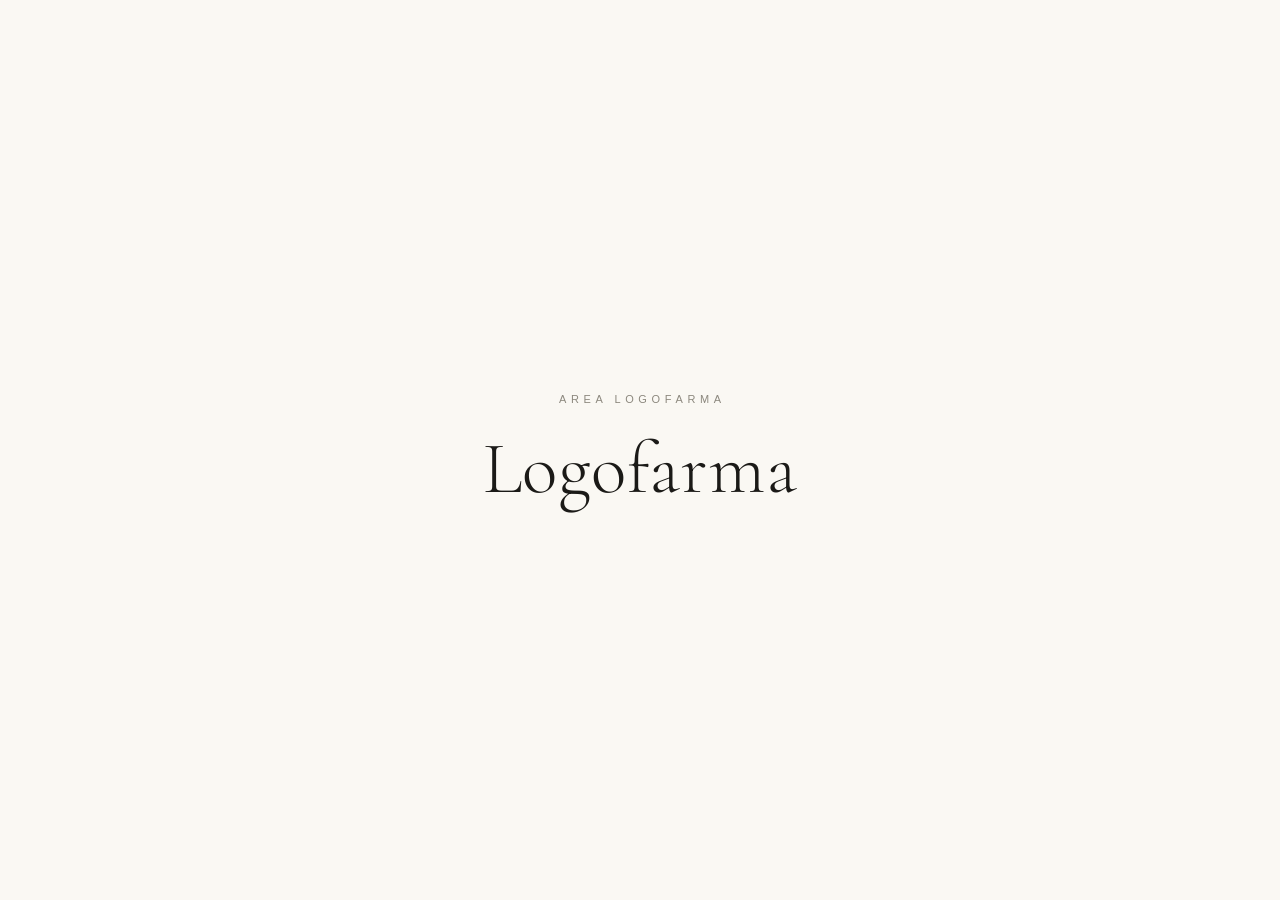
<file: logofarma/index.html>
<!DOCTYPE html>
<html lang="it">
<head>
<meta charset="UTF-8" />
<meta name="viewport" content="width=device-width, initial-scale=1.0" />
<title>Logofarma</title>
<link rel="icon" type="image/svg+xml" href="/favicon.svg" />
<link rel="icon" type="image/png" sizes="32x32" href="/favicon-32.png" />
<link rel="apple-touch-icon" href="/favicon-180.png" />
<link rel="preconnect" href="https://fonts.googleapis.com" />
<link rel="preconnect" href="https://fonts.gstatic.com" crossorigin />
<link href="https://fonts.googleapis.com/css2?family=Cormorant+Garamond:wght@300;400;500&display=swap" rel="stylesheet" />
<style>
  :root {
    --bg: #faf8f3;
    --ink: #1b1a17;
    --muted: #8c887e;
  }
  * { margin: 0; padding: 0; box-sizing: border-box; }
  html, body { height: 100%; }
  body {
    background: var(--bg);
    color: var(--ink);
    font-family: ui-sans-serif, -apple-system, "Helvetica Neue", Arial, sans-serif;
    -webkit-font-smoothing: antialiased;
    display: flex;
    align-items: center;
    justify-content: center;
    min-height: 100vh;
    padding: 7vh 24px;
    text-align: center;
  }
  .overline {
    font-size: 11px;
    letter-spacing: 0.42em;
    text-transform: uppercase;
    color: var(--muted);
    margin-bottom: 1.6rem;
    padding-left: 0.42em;
    opacity: 0;
    animation: rise 0.9s 0.1s ease forwards;
  }
  .name {
    font-family: "Cormorant Garamond", serif;
    font-weight: 300;
    font-size: clamp(2.8rem, 7vw, 4.6rem);
    line-height: 1.05;
    letter-spacing: 0.01em;
    opacity: 0;
    animation: rise 1s 0.2s ease forwards;
  }
  .overline, .name { transform: translateY(14px); }
  @keyframes rise { to { opacity: 1; transform: none; } }
  @media (prefers-reduced-motion: reduce) {
    .overline, .name { animation: none; opacity: 1; transform: none; }
  }
</style>
</head>
<body>
  <main>
    <div class="overline">Area Logofarma</div>
    <h1 class="name">Logofarma</h1>
  </main>
</body>
</html>
</file>
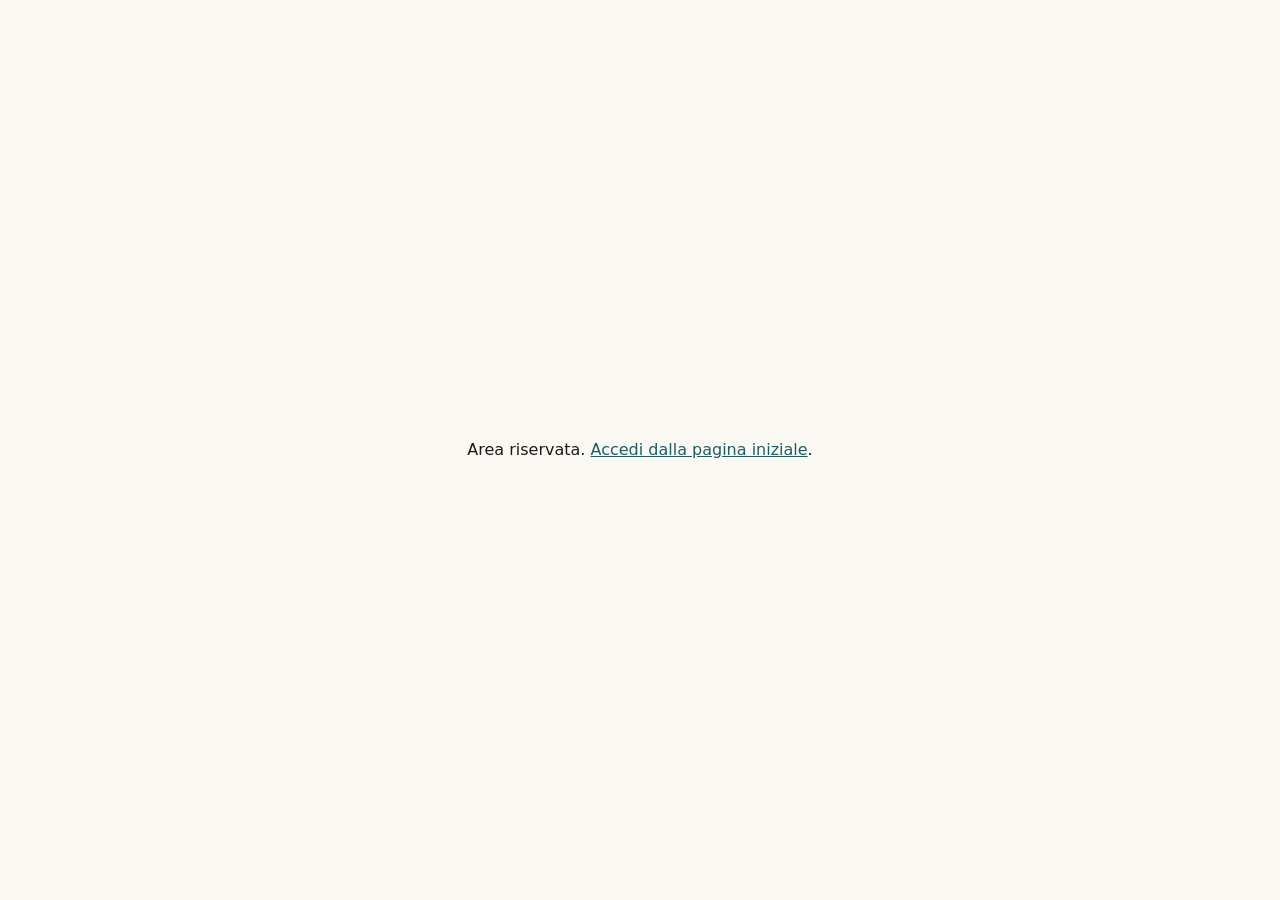
<file: nonna/index.html>
<!DOCTYPE html>
<html lang="it">
<head>
<meta charset="utf-8">
<meta name="viewport" content="width=device-width, initial-scale=1">
<meta name="robots" content="noindex, nofollow">
<title>Area riservata</title>
<link rel="icon" href="/favicon.svg" type="image/svg+xml">
<style>
  body { margin: 0; }
  [hidden] { display: none !important; }
  .blocco { font: 16px/1.5 system-ui, -apple-system, "Segoe UI", sans-serif; color: #1b1a17; background: #faf8f3;
            min-height: 100vh; margin: 0; display: grid; place-items: center; padding: 24px; box-sizing: border-box; text-align: center; }
  .blocco a { color: #1f5d63; }
  .esci { font: 13px system-ui, -apple-system, "Segoe UI", sans-serif; text-align: center; margin: 0; padding: 0 16px 32px; }
  .esci button { font: inherit; background: none; border: 0; padding: 8px; color: inherit; opacity: .7; text-decoration: underline; cursor: pointer; }
  .tema { max-width: 780px; margin: 0 auto; text-align: right; font: 13px system-ui, -apple-system, "Segoe UI", sans-serif; }
  .tema button { font: inherit; color: inherit; background: none; border: 1px solid currentColor; border-radius: 999px;
                 padding: 4px 12px; opacity: .7; cursor: pointer; }
  .tema button:hover { opacity: 1; }
</style>
</head>
<body>
<div class="blocco" id="blocco" hidden><p>Area riservata. <a href="/">Accedi dalla pagina iniziale</a>.</p></div>

<script>
  /*
    Come la vecchia pagina Logofarma: il login della home rimanda qui con il token
    nel frammento (#k=...). Il token va in sessionStorage e sparisce subito
    dall'indirizzo. Il contenuto (dati.json) è cifrato con quel token
    (PBKDF2 250.000 + AES-GCM) ed è generato da acoprogetti/conti nonna/pubblica_sito.py.
    Non modificare dati.json a mano.
  */
  (async function () {
    var CHIAVE = "nonna-k";
    var m = location.hash.match(/[#&]k=([^&]+)/);
    try { if (m) sessionStorage.setItem(CHIAVE, decodeURIComponent(m[1])); } catch (e) {}
    if (m) history.replaceState(null, "", location.pathname);
    // un nuovo #k=... sulla stessa pagina non la ricarica: lo fa qui
    window.addEventListener("hashchange", function () { location.reload(); });

    function bloccato() { document.getElementById("blocco").hidden = false; }

    var k = null;
    try { k = sessionStorage.getItem(CHIAVE); } catch (e) {}
    if (!k || !window.crypto || !crypto.subtle) return bloccato();
    try {
      var c = await fetch("dati.json", { cache: "no-store" }).then(function (r) { return r.json(); });
      var b = function (s) { return Uint8Array.from(atob(s), function (x) { return x.charCodeAt(0); }); };
      var km = await crypto.subtle.importKey("raw", new TextEncoder().encode(k), "PBKDF2", false, ["deriveKey"]);
      var key = await crypto.subtle.deriveKey({ name: "PBKDF2", salt: b(c.salt), iterations: c.iterations, hash: "SHA-256" },
        km, { name: "AES-GCM", length: 256 }, false, ["decrypt"]);
      var pt = await crypto.subtle.decrypt({ name: "AES-GCM", iv: b(c.iv) }, key, b(c.ct));
      var d = JSON.parse(new TextDecoder().decode(pt));
    } catch (e) { return bloccato(); }

    document.title = d.titolo;
    var st = document.createElement("style");
    st.textContent = d.stile;
    document.head.appendChild(st);
    document.getElementById("blocco").remove();
    document.body.insertAdjacentHTML("afterbegin", d.corpo);

    var root = document.querySelector(".viz-root") || document.body;

    // tema chiaro/scuro: parte dal dispositivo, il bottone lo cambia e la scelta resta su questo browser
    var TEMA = "nonna-tema";
    var scuroDisp = window.matchMedia && matchMedia("(prefers-color-scheme: dark)").matches;
    var tema = null;
    try { tema = localStorage.getItem(TEMA); } catch (e) {}
    if (tema !== "dark" && tema !== "light") tema = scuroDisp ? "dark" : "light";
    var barra = document.createElement("p");
    barra.className = "tema";
    barra.innerHTML = '<button type="button"></button>';
    var bt = barra.querySelector("button");
    function applica() {
      root.setAttribute("data-theme", tema);
      bt.textContent = tema === "dark" ? "☀ Tema chiaro" : "☾ Tema scuro";
    }
    bt.addEventListener("click", function () {
      tema = tema === "dark" ? "light" : "dark";
      try { localStorage.setItem(TEMA, tema); } catch (e) {}
      applica();
    });
    applica();
    root.insertBefore(barra, root.firstChild);

    var esci = document.createElement("p");
    esci.className = "esci";
    esci.innerHTML = '<button type="button">Esci</button>';
    esci.querySelector("button").addEventListener("click", function () {
      try { sessionStorage.removeItem(CHIAVE); } catch (e) {}
      location.href = "/";
    });
    root.appendChild(esci);
  })();
</script>
</body>
</html>
</file>
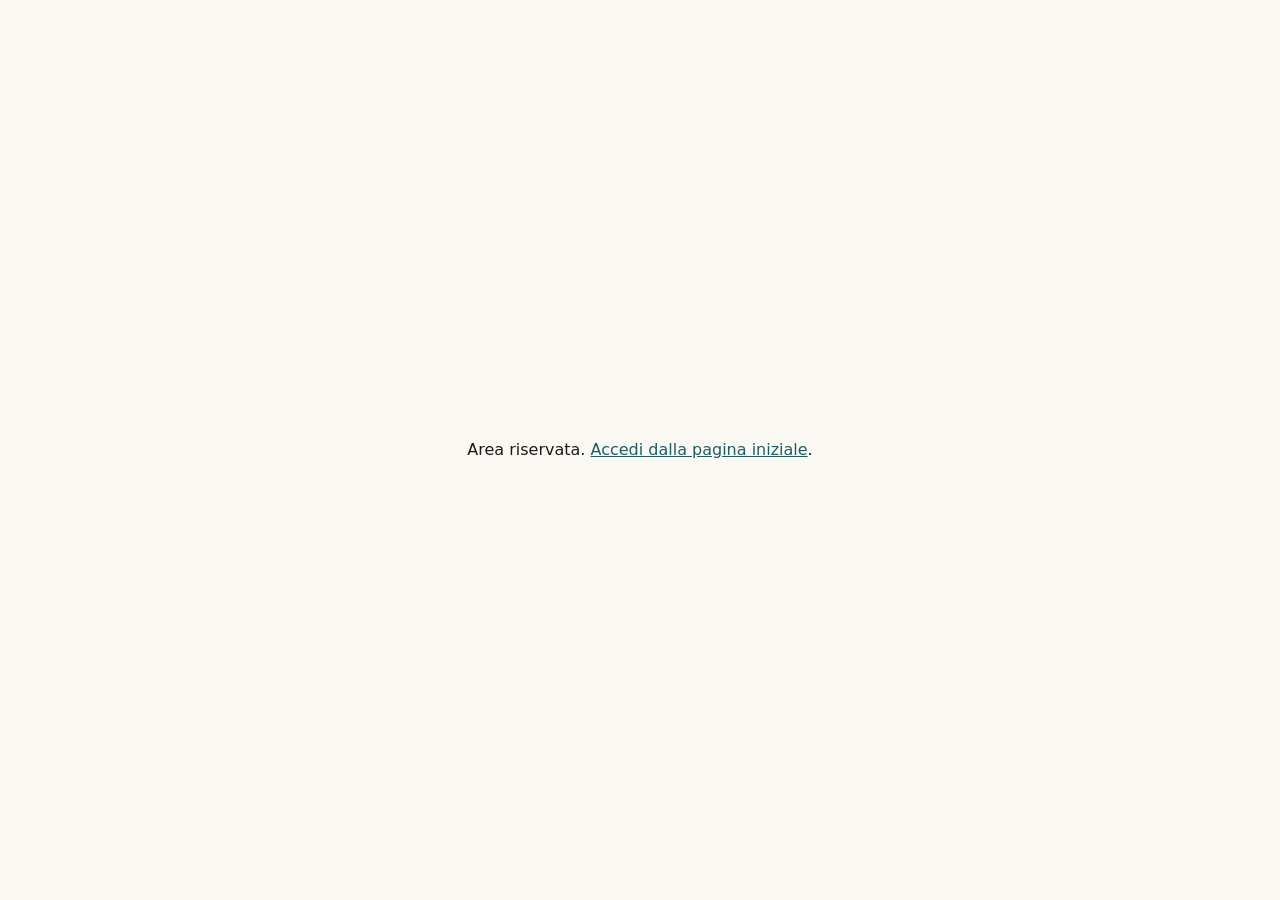
<file: aco/conti/index.html>
<!DOCTYPE html>
<html lang="it">
<head>
<meta charset="utf-8">
<meta name="viewport" content="width=device-width, initial-scale=1">
<meta name="robots" content="noindex, nofollow">
<title>Conti Aco</title>
<link rel="icon" href="/favicon.svg" type="image/svg+xml">
<style>
  body { margin: 0; background: #faf8f3; }
  @media (prefers-color-scheme: dark) { :root:not([data-theme="light"]) body { background: #0e1615; } }
  :root[data-theme="dark"] body { background: #0e1615; }
  [hidden] { display: none !important; }
  .blocco { font: 16px/1.5 system-ui, -apple-system, "Segoe UI", sans-serif; color: #1b1a17;
            min-height: 100vh; margin: 0; display: grid; place-items: center; padding: 24px; box-sizing: border-box; text-align: center; }
  @media (prefers-color-scheme: dark) { .blocco { color: #f3f1ea; } }
  .blocco a { color: #1f5d63; }
  @media (prefers-color-scheme: dark) { .blocco a { color: #8fd4c8; } }
</style>
</head>
<body>
<div class="blocco" id="blocco" hidden><p>Area riservata. <a href="/">Accedi dalla pagina iniziale</a>.</p></div>

<script>
  /*
    Guscio della pagina «Conti Aco» nell'area personale: usa il token di /aco
    (sessionStorage "aco-k", messo dal login aco della home). Il contenuto
    (dati.json: titolo, stile e corpo) è cifrato con quel token (PBKDF2 250.000 + AES-GCM)
    ed è generato dal PC con OneDrive/acoprogetti/conti_Aco/pubblica_sito.py.
    Non modificare dati.json a mano.
  */
  // tema scelto col pulsante «Tema» delle pagine di /aco (localStorage "tema", condiviso dal sito)
  var root = document.documentElement;
  try { var t = localStorage.getItem("tema"); if (t) root.dataset.theme = t; } catch (e) {}

  (async function () {
    function bloccato() { document.getElementById("blocco").hidden = false; }

    var k = null;
    try { k = sessionStorage.getItem("aco-k"); } catch (e) {}
    if (!k || !window.crypto || !crypto.subtle) return bloccato();
    try {
      var c = await fetch("dati.json", { cache: "no-store" }).then(function (r) { return r.json(); });
      var b = function (s) { return Uint8Array.from(atob(s), function (x) { return x.charCodeAt(0); }); };
      var km = await crypto.subtle.importKey("raw", new TextEncoder().encode(k), "PBKDF2", false, ["deriveKey"]);
      var key = await crypto.subtle.deriveKey({ name: "PBKDF2", salt: b(c.salt), iterations: c.iterations, hash: "SHA-256" },
        km, { name: "AES-GCM", length: 256 }, false, ["decrypt"]);
      var pt = await crypto.subtle.decrypt({ name: "AES-GCM", iv: b(c.iv) }, key, b(c.ct));
      var d = JSON.parse(new TextDecoder().decode(pt));
    } catch (e) { return bloccato(); }

    document.title = d.titolo;
    var st = document.createElement("style");
    st.textContent = d.stile;
    document.head.appendChild(st);
    document.getElementById("blocco").remove();
    document.body.insertAdjacentHTML("afterbegin", d.corpo);

    var tema = document.getElementById("tema");
    if (tema) tema.onclick = function () {
      var scuro = root.dataset.theme ? root.dataset.theme === "dark" : matchMedia("(prefers-color-scheme: dark)").matches;
      root.dataset.theme = scuro ? "light" : "dark";
      try { localStorage.setItem("tema", root.dataset.theme); } catch (e) {}
    };
  })();
</script>
</body>
</html>
</file>
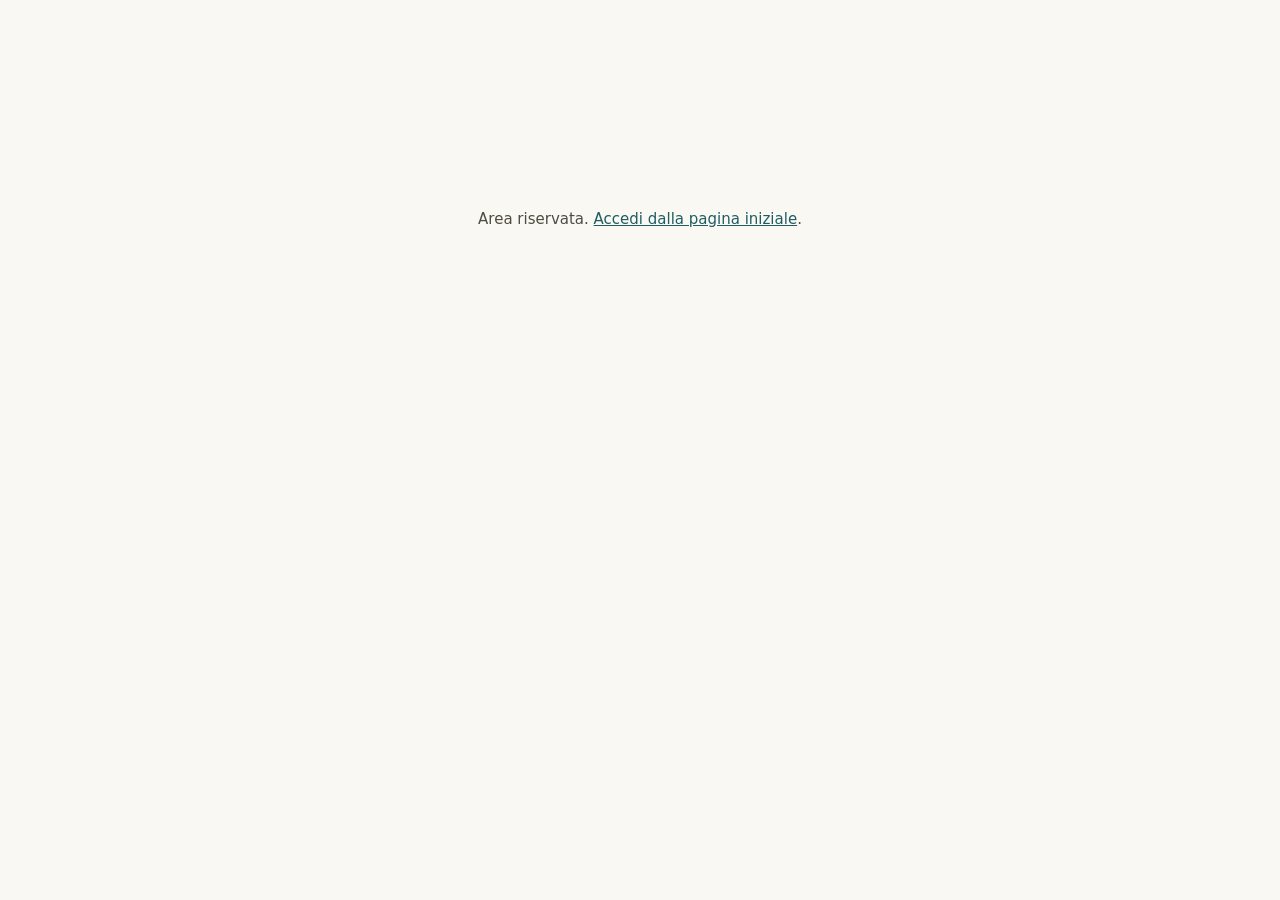
<file: aco/libri/index.html>
<!doctype html>
<html lang="it">
<head>
<meta charset="utf-8">
<meta name="viewport" content="width=device-width, initial-scale=1">
<title>I miei libri</title>
<meta name="robots" content="noindex, nofollow">
<link rel="icon" type="image/svg+xml" href="/favicon.svg">
<link rel="preconnect" href="https://fonts.googleapis.com">
<link rel="preconnect" href="https://fonts.gstatic.com" crossorigin>
<link href="https://fonts.googleapis.com/css2?family=Cormorant+Garamond:wght@300;400;500&display=swap" rel="stylesheet">
<style>
html:root {
  --page: #faf8f3; --surface: #fffefa; --ink: #1b1a17; --ink-2: #4f4b42; --muted: #706b5e;
  --grid: #ebe6da; --axis: #d9d4c7; --border: rgba(27,26,23,0.12);
  --series: #1f5d63; --series-hover: #123f44; --track: #cfdedb;
  --chip: #f0ece2; --good: #2e7d4f; --warn: #9a5b00; --bad: #9a4b3f;
}
@media (prefers-color-scheme: dark) {
  html:root:not([data-theme="light"]) {
    --page: #0e1615; --surface: #152120; --ink: #f3f1ea; --ink-2: #c9d6d3; --muted: #8f9a97;
    --grid: #22302e; --axis: #2f3f3d; --border: rgba(255,255,255,0.10);
    --series: #8fd4c8; --series-hover: #cfeee8; --track: #1f5d63;
    --chip: #22302e; --good: #6cc28a; --warn: #e0b04a; --bad: #e08b7d;
  }
}
html:root[data-theme="dark"] {
  --page: #0e1615; --surface: #152120; --ink: #f3f1ea; --ink-2: #c9d6d3; --muted: #8f9a97;
  --grid: #22302e; --axis: #2f3f3d; --border: rgba(255,255,255,0.10);
  --series: #8fd4c8; --series-hover: #cfeee8; --track: #1f5d63;
  --chip: #22302e; --good: #6cc28a; --warn: #e0b04a; --bad: #e08b7d;
}
html h1 { font-family: "Cormorant Garamond", Georgia, serif; font-weight: 300; font-size: clamp(2.2rem, 6vw, 3rem); letter-spacing: 0.01em; }
html h2 { font-family: "Cormorant Garamond", Georgia, serif; font-weight: 500; font-size: 1.6rem; }
.indietro { display: inline-block; font-size: 11px; letter-spacing: 0.28em; text-transform: uppercase; color: var(--series); text-decoration: none; margin-bottom: 14px; }
.indietro:hover { text-decoration: underline; }
main { visibility: hidden; }
.pronto main { visibility: visible; }
.blocco { margin-top: 20vh; text-align: center; color: var(--ink-2); font-size: 15px; }
.blocco a { color: var(--series); }
</style>
<style>
:root {
  color-scheme: light;
  --page: #f9f9f7; --surface: #fcfcfb; --ink: #0b0b0b; --ink-2: #52514e; --muted: #898781;
  --grid: #e1e0d9; --axis: #c3c2b7; --border: rgba(11,11,11,0.10);
  --series: #2a78d6; --series-hover: #1c5cab; --track: #cde2fb;
  --chip: #f0efec; --good: #006300; --warn: #9a5b00; --bad: #b42f2f;
}
@media (prefers-color-scheme: dark) {
  :root:where(:not([data-theme="light"])) {
    color-scheme: dark;
    --page: #0d0d0d; --surface: #1a1a19; --ink: #ffffff; --ink-2: #c3c2b7; --muted: #898781;
    --grid: #2c2c2a; --axis: #383835; --border: rgba(255,255,255,0.10);
    --series: #3987e5; --series-hover: #86b6ef; --track: #184f95;
    --chip: #2c2c2a; --good: #0ca30c; --warn: #eda100; --bad: #e66767;
  }
}
:root[data-theme="dark"] {
  color-scheme: dark;
  --page: #0d0d0d; --surface: #1a1a19; --ink: #ffffff; --ink-2: #c3c2b7; --muted: #898781;
  --grid: #2c2c2a; --axis: #383835; --border: rgba(255,255,255,0.10);
  --series: #3987e5; --series-hover: #86b6ef; --track: #184f95;
  --chip: #2c2c2a; --good: #0ca30c; --warn: #eda100; --bad: #e66767;
}
* { box-sizing: border-box; }
body { margin: 0; background: var(--page); color: var(--ink); font: 15px/1.5 system-ui, -apple-system, "Segoe UI", sans-serif; }
main { max-width: 1100px; margin: 0 auto; padding: 28px 16px 64px; }
header { display: flex; justify-content: space-between; align-items: baseline; gap: 12px; flex-wrap: wrap; margin-bottom: 20px; }
h1 { font-size: 28px; margin: 0; letter-spacing: -0.01em; }
h2 { font-size: 18px; margin: 40px 0 12px; }
h3 { font-size: 14px; font-weight: 600; margin: 0 0 2px; }
.sub { color: var(--ink-2); font-size: 13px; margin: 0 0 12px; }
.muted { color: var(--muted); }
button.theme { background: none; border: 1px solid var(--border); color: var(--ink-2); border-radius: 8px; padding: 4px 10px; cursor: pointer; font: inherit; font-size: 13px; }
.card { background: var(--surface); border: 1px solid var(--border); border-radius: 12px; padding: 16px; }
.tiles { display: grid; grid-template-columns: repeat(auto-fit, minmax(150px, 1fr)); gap: 12px; }
.tile .label { color: var(--ink-2); font-size: 13px; }
.tile .value { font-size: 34px; font-weight: 600; line-height: 1.15; margin-top: 4px; }
.tile .note { color: var(--muted); font-size: 12px; margin-top: 2px; }
.grid2 { display: grid; grid-template-columns: repeat(auto-fit, minmax(320px, 1fr)); gap: 12px; margin-top: 12px; }
.chart { position: relative; }
.chart svg { display: block; width: 100%; height: auto; overflow: visible; }
.chart text { font-size: 11px; fill: var(--muted); font-variant-numeric: tabular-nums; }
.chart text.lbl { fill: var(--ink-2); font-variant-numeric: normal; }
.chart text.val { fill: var(--ink-2); }
.chart .bar { fill: var(--series); }
.chart .hit:hover + .bar, .chart .bar.on { fill: var(--series-hover); }
.chart .hit { fill: transparent; cursor: default; }
.tip { position: fixed; pointer-events: none; background: var(--surface); color: var(--ink); border: 1px solid var(--border); border-radius: 8px; padding: 6px 10px; font-size: 12px; box-shadow: 0 4px 16px rgba(0,0,0,.12); opacity: 0; transition: opacity .1s; z-index: 10; max-width: 260px; }
.tip b { font-weight: 600; }
.now { display: flex; gap: 16px; align-items: center; margin-top: 12px; }
.now img { width: 64px; height: 64px; border-radius: 6px; object-fit: cover; flex: none; }
.meter { height: 8px; background: var(--track); border-radius: 4px; overflow: hidden; margin-top: 8px; max-width: 360px; }
.meter > div { height: 100%; background: var(--series); border-radius: 4px; }
.covers { display: grid; grid-template-columns: repeat(auto-fill, minmax(120px, 1fr)); gap: 14px; }
.cover img { width: 100%; aspect-ratio: 1; object-fit: cover; border-radius: 6px; border: 1px solid var(--border); display: block; }
.cover .t { font-size: 13px; font-weight: 600; margin-top: 6px; line-height: 1.3; }
.cover .a { font-size: 12px; color: var(--ink-2); }
.cover .d { font-size: 11px; color: var(--muted); }
.chips { display: flex; flex-wrap: wrap; gap: 6px; margin-bottom: 14px; }
.chip { border: 1px solid var(--border); background: var(--surface); color: var(--ink-2); border-radius: 999px; padding: 4px 12px; font: inherit; font-size: 13px; cursor: pointer; }
.chip[aria-pressed="true"] { background: var(--ink); color: var(--page); border-color: var(--ink); }
.recs { display: grid; grid-template-columns: repeat(auto-fill, minmax(330px, 1fr)); gap: 12px; }
.rec { display: flex; gap: 14px; }
.rec img { width: 96px; height: 96px; object-fit: cover; border-radius: 6px; flex: none; border: 1px solid var(--border); }
.rec .t { font-weight: 600; line-height: 1.3; }
.rec .t a { color: inherit; text-decoration: none; }
.rec .t a:hover { text-decoration: underline; }
.rec .a { color: var(--ink-2); font-size: 13px; }
.rec .meta { color: var(--muted); font-size: 12px; margin-top: 2px; }
.rec ul { margin: 6px 0 0; padding-left: 16px; font-size: 12.5px; color: var(--ink-2); }
.rec .tags { margin-top: 6px; display: flex; flex-wrap: wrap; gap: 4px; }
.rec .tags span { background: var(--chip); color: var(--ink-2); border-radius: 4px; padding: 1px 6px; font-size: 11px; }
.rec details { margin-top: 6px; font-size: 12.5px; color: var(--ink-2); }
.rec summary { cursor: pointer; color: var(--muted); }
.n { color: var(--muted); font-size: 12px; font-variant-numeric: tabular-nums; }
.table-wrap { overflow-x: auto; }
table { width: 100%; border-collapse: collapse; font-size: 13px; }
th, td { text-align: left; padding: 7px 8px; border-bottom: 1px solid var(--grid); vertical-align: top; }
th { color: var(--ink-2); font-weight: 600; cursor: pointer; white-space: nowrap; user-select: none; }
td.num, th.num { text-align: right; font-variant-numeric: tabular-nums; }
.stato { white-space: nowrap; }
.stato::before { content: ""; display: inline-block; width: 8px; height: 8px; border-radius: 50%; margin-right: 6px; background: var(--muted); }
.stato.letto::before { background: var(--good); }
.stato.in_ascolto::before { background: var(--series); }
.stato.abbandonato::before { background: var(--bad); }
.stato.da_leggere::before { background: transparent; border: 1.5px solid var(--muted); width: 5px; height: 5px; }
footer { margin-top: 48px; color: var(--muted); font-size: 12px; }
.barra-db { display: flex; flex-wrap: wrap; gap: 10px; align-items: center; justify-content: space-between; margin-bottom: 12px; }
.barra-db .chips { margin: 0; }
.barra-db input { font: inherit; font-size: 14px; padding: 6px 12px; border: 1px solid var(--border); border-radius: 8px; background: var(--surface); color: var(--ink); min-width: 220px; flex: 1; max-width: 320px; }
td.voto { white-space: nowrap; letter-spacing: 1px; }
.vuoto { color: var(--muted); padding: 16px 8px; }
@media (max-width: 520px) { .tile .value { font-size: 28px; } .rec img { width: 72px; height: 72px; } }
</style>
</head>
<body>
<main>
  <header>
    <div>
      <a class="indietro" href="../">← Area personale</a>
      <h1>I miei libri</h1>
      <div class="sub" id="aggiornato"></div>
    </div>
    <button class="theme" id="tema" type="button">Tema</button>
  </header>

  <section id="sez-db" hidden>
    <section class="tiles" id="tiles-db"></section>
    <div class="grid2">
      <div class="card"><h3>Voti</h3><div class="sub">Libri letti, per stelline</div><div class="chart" id="c-voti"></div></div>
      <div class="card"><h3>Autori più letti</h3><div class="sub">Carta e audio</div><div class="chart" id="c-autori-db"></div></div>
    </div>
    <h2>Tutti i libri</h2>
    <div class="barra-db">
      <div class="chips" id="filtri-db" role="group" aria-label="Filtra i libri"></div>
      <input type="search" id="cerca-db" placeholder="Cerca titolo o autore" aria-label="Cerca titolo o autore">
    </div>
    <div class="card table-wrap"><table id="tabella-db"></table></div>
    <h2 style="margin-top:56px">Ascolto</h2>
  </section>

  <section class="tiles" id="tiles"></section>
  <section class="card now" id="ora" hidden></section>

  <h2>Libri finiti per mese</h2>
  <div class="card chart" id="c-mesi"></div>

  <div class="grid2">
    <div class="card"><h3>Libri finiti per anno</h3><div class="sub">Il 2026 è fino a oggi</div><div class="chart" id="c-anni"></div></div>
    <div class="card"><h3>Ore ascoltate per anno</h3><div class="sub">Compresi i libri abbandonati e quello in ascolto</div><div class="chart" id="c-ore"></div></div>
  </div>

  <div class="grid2">
    <div class="card"><h3>Generi</h3><div class="sub">Libri finiti per genere</div><div class="chart" id="c-generi"></div></div>
    <div class="card"><h3>Autori più ascoltati</h3><div class="sub">Libri finiti</div><div class="chart" id="c-autori"></div></div>
  </div>
  <div class="grid2">
    <div class="card"><h3>Temi ricorrenti</h3><div class="sub">Temi dei libri finiti, senza case editrici e rubriche</div><div class="chart" id="c-temi"></div></div>
    <div class="card"><h3>Durata dei libri finiti</h3><div class="sub">Quanti libri per fascia di durata</div><div class="chart" id="c-durata"></div></div>
  </div>

  <h2>Ultimi libri finiti</h2>
  <div class="covers" id="ultimi"></div>

  <h2>Consigli per te</h2>
  <p class="sub" id="consigli-sub"></p>
  <div class="chips" id="filtri" role="group" aria-label="Filtra i consigli"></div>
  <div class="recs" id="consigli"></div>

  <h2 id="titolo-libreria">Libreria audio</h2>
  <div class="card table-wrap" id="box-libreria"><table id="tabella"></table></div>

  <footer>Dati dall'app di audiolibri e dalle risposte al bot. Un audiolibro segnato come finito ma ascoltato meno del 90% conta come abbandonato.</footer>
</main>
<div class="tip" id="tip" role="tooltip"></div>

<script>
async function caricaDati() {
  let k = null;
  try { k = sessionStorage.getItem("aco-k"); } catch (e) {}
  if (!k || !window.crypto || !crypto.subtle) return bloccato();
  try {
    const CIFRATO = await fetch("dati.json", { cache: "no-store" }).then(r => r.json());
    const b = s => Uint8Array.from(atob(s), c => c.charCodeAt(0));
    const km = await crypto.subtle.importKey("raw", new TextEncoder().encode(k), "PBKDF2", false, ["deriveKey"]);
    const key = await crypto.subtle.deriveKey({ name: "PBKDF2", salt: b(CIFRATO.salt), iterations: CIFRATO.iterations, hash: "SHA-256" },
      km, { name: "AES-GCM", length: 256 }, false, ["decrypt"]);
    const pt = await crypto.subtle.decrypt({ name: "AES-GCM", iv: b(CIFRATO.iv) }, key, b(CIFRATO.ct));
    return JSON.parse(new TextDecoder().decode(pt));
  } catch (e) { return bloccato(); }
}
function bloccato() {
  document.querySelector("main").innerHTML = '<p class="blocco">Area riservata. <a href="/">Accedi dalla pagina iniziale</a>.</p>';
  return null;
}
caricaDati().then(DATI => { if (DATI) avvia(DATI); document.documentElement.classList.add("pronto"); });

function avvia(DATI) {
const { libri, stat, consigli } = DATI;

// ---- tema ----
const root = document.documentElement;
try { const t = localStorage.getItem("tema"); if (t) root.dataset.theme = t; } catch (e) {}
document.getElementById("tema").onclick = () => {
  const scuro = root.dataset.theme ? root.dataset.theme === "dark" : matchMedia("(prefers-color-scheme: dark)").matches;
  root.dataset.theme = scuro ? "light" : "dark";
  try { localStorage.setItem("tema", root.dataset.theme); } catch (e) {}
};

// ---- formati ----
const MESI = ["gen","feb","mar","apr","mag","giu","lug","ago","set","ott","nov","dic"];
const num = (v, d = 0) => { if (v == null) return "–"; const a = Math.abs(v).toFixed(d), [i, f] = a.split("."); return (v < 0 && +a ? "-" : "") + i.replace(/\B(?=(\d{3})+(?!\d))/g, ".") + (f ? "," + f : ""); };  // a mano: in it-IT toLocaleString non mette il punto sotto 10.000
const data = s => { if (!s) return ""; const [y, m, d] = s.split("-"); return `${+d} ${MESI[m - 1]} ${y}`; };
const ore = h => h < 1 ? `${Math.round(h * 60)} min` : `${num(h, 1)} h`;
const esc = s => String(s ?? "").replace(/[&<>"]/g, c => ({ "&": "&amp;", "<": "&lt;", ">": "&gt;", '"': "&quot;" }[c]));
const autori = l => (l.autori || []).map(a => a.nome ?? a).join(", ");
const libriTxt = n => n === 1 ? "1 libro" : `${n} libri`;

document.getElementById("aggiornato").textContent = stat.aggiornato ? `Dati aggiornati il ${data(stat.aggiornato.slice(0, 10))} alle ${stat.aggiornato.slice(11, 16)}` : "";

// ---- tooltip ----
const tip = document.getElementById("tip");
function showTip(ev, html) {
  tip.innerHTML = html; tip.style.opacity = 1;
  const r = tip.getBoundingClientRect();
  let x = ev.clientX + 12, y = ev.clientY + 12;
  if (x + r.width > innerWidth - 8) x = ev.clientX - r.width - 12;
  if (y + r.height > innerHeight - 8) y = ev.clientY - r.height - 12;
  tip.style.left = x + "px"; tip.style.top = y + "px";
}
const hideTip = () => tip.style.opacity = 0;

// ---- grafici (una serie, SVG) ----
const NS = "http://www.w3.org/2000/svg";
function el(tag, attrs, parent) { const e = document.createElementNS(NS, tag); for (const k in attrs) e.setAttribute(k, attrs[k]); parent && parent.appendChild(e); return e; }
function nice(max) { if (max <= 5) return Math.max(1, Math.ceil(max)); const p = 10 ** Math.floor(Math.log10(max)); const s = [1, 2, 2.5, 5, 10].find(s => s * p >= max / 4) * p; return Math.ceil(max / s) * s; }
function ticks(max) { const top = nice(max); const n = top <= 5 ? top : 4; return Array.from({ length: n + 1 }, (_, i) => +(top * i / n).toFixed(2)); }
// barra con estremità arrotondata (4px) e base squadrata
function colPath(x, y, w, h) { const r = Math.min(4, h, w / 2); return `M${x},${y + h}V${y + r}Q${x},${y} ${x + r},${y}H${x + w - r}Q${x + w},${y} ${x + w},${y + r}V${y + h}Z`; }
function rowPath(x, y, w, h) { const r = Math.min(4, w, h / 2); return `M${x},${y}H${x + w - r}Q${x + w},${y} ${x + w},${y + r}V${y + h - r}Q${x + w},${y + h} ${x + w - r},${y + h}H${x}Z`; }

function colonne(id, punti, { altezza = 200, etichetta = p => p.label, ogniN = 1, fmt = v => num(v), valori = false } = {}) {
  const box = document.getElementById(id); box.innerHTML = "";
  const W = Math.max(box.clientWidth, 280), H = altezza, L = 28, B = 22, T = valori ? 16 : 6;
  const svg = el("svg", { viewBox: `0 0 ${W} ${H}`, role: "img", "aria-label": box.previousElementSibling?.textContent || id }, box);
  const tk = ticks(Math.max(...punti.map(p => p.value), 1)), top = tk.at(-1);
  const y = v => T + (H - T - B) * (1 - v / top);
  tk.forEach(t => { el("line", { x1: L, x2: W, y1: y(t), y2: y(t), stroke: t === 0 ? "var(--axis)" : "var(--grid)", "stroke-width": 1 }, svg); el("text", { x: L - 6, y: y(t) + 4, "text-anchor": "end" }, svg).textContent = fmt(t); });
  const band = (W - L) / punti.length, bw = Math.min(24, band * 0.7);
  punti.forEach((p, i) => {
    const x = L + band * i + (band - bw) / 2, h = y(0) - y(p.value);
    const hit = el("rect", { class: "hit", x: L + band * i, y: T, width: band, height: H - T - B }, svg);
    if (p.value > 0) el("path", { class: "bar", d: colPath(x, y(p.value), bw, h) }, svg);
    else el("rect", { class: "bar", x, y: y(0), width: bw, height: 0 }, svg);
    if (valori && p.value > 0) el("text", { class: "val", x: x + bw / 2, y: y(p.value) - 4, "text-anchor": "middle" }, svg).textContent = fmt(p.value);
    if (i % ogniN === 0) el("text", { class: "lbl", x: x + bw / 2, y: H - 6, "text-anchor": "middle" }, svg).textContent = etichetta(p);
    hit.addEventListener("mousemove", ev => showTip(ev, p.tip));
    hit.addEventListener("mouseleave", hideTip);
  });
}

function righe(id, punti, { fmt = v => num(v) } = {}) {
  const box = document.getElementById(id); box.innerHTML = "";
  const W = Math.max(box.clientWidth, 280), RH = 26, L = Math.min(170, W * 0.42), R = 30;
  const H = punti.length * RH + 4;
  const svg = el("svg", { viewBox: `0 0 ${W} ${H}`, role: "img", "aria-label": id }, box);
  const max = Math.max(...punti.map(p => p.value), 1);
  const x = v => (W - L - R) * v / max;
  el("line", { x1: L, x2: L, y1: 0, y2: H, stroke: "var(--axis)", "stroke-width": 1 }, svg);
  punti.forEach((p, i) => {
    const yy = i * RH + 4, bh = Math.min(16, RH - 8);
    const hit = el("rect", { class: "hit", x: 0, y: yy - 2, width: W, height: RH }, svg);
    el("path", { class: "bar", d: rowPath(L, yy + (RH - bh) / 2 - 2, Math.max(x(p.value), 2), bh) }, svg);
    let nome = p.label; const maxCh = Math.floor((L - 10) / 6.2);
    if (nome.length > maxCh) nome = nome.slice(0, maxCh - 1) + "…";
    el("text", { class: "lbl", x: L - 8, y: yy + RH / 2 + 2, "text-anchor": "end" }, svg).textContent = nome;
    el("text", { class: "val", x: L + x(p.value) + 6, y: yy + RH / 2 + 2 }, svg).textContent = fmt(p.value);
    hit.addEventListener("mousemove", ev => showTip(ev, p.tip));
    hit.addEventListener("mouseleave", hideTip);
  });
}

// ---- riquadri ----
const t = stat.totali;
const letti = libri.filter(l => l.stato === "letto");
const anniAttivi = Object.keys(stat.per_anno).length;
const tiles = [
  ["Libri finiti", num(t.letti), `dal ${data(t.primo_libro)}`],
  ["Ore ascoltate", num(Math.round(t.ore_ascoltate)), `circa ${num(t.ore_ascoltate / 24, 0)} giorni di ascolto`],
  ["Durata media", `${num(t.durata_media_h, 1)} h`, `mediana ${num(t.durata_mediana_h, 1)} h`],
  ["Un libro ogni", `${num(t.giorni_medi_tra_libri)} giorni`, `ultimo finito ${t.giorni_dall_ultimo === 0 ? "oggi" : t.giorni_dall_ultimo === 1 ? "ieri" : `${t.giorni_dall_ultimo} giorni fa`}`],
  ["Abbandonati", num(t.abbandonati), `${num(t.da_leggere)} nella lista da leggere`],
];
document.getElementById("tiles").innerHTML = tiles.map(([a, b, c]) => `<div class="card tile"><div class="label">${a}</div><div class="value">${b}</div><div class="note">${c}</div></div>`).join("");

const inAscolto = libri.find(l => l.stato === "in_ascolto");
if (inAscolto) {
  const ora = document.getElementById("ora"); ora.hidden = false;
  const p = inAscolto.progresso || 0;
  ora.innerHTML = `${inAscolto.copertina ? `<img src="${esc(inAscolto.copertina)}" alt="">` : ""}
    <div style="flex:1"><div class="muted" style="font-size:12px">Ora in ascolto</div>
    <div style="font-weight:600">${esc(inAscolto.titolo)}</div><div class="muted" style="font-size:13px">${esc(autori(inAscolto))} · ${ore(inAscolto.durata_h)}</div>
    <div class="meter" role="meter" aria-valuenow="${Math.round(p * 100)}" aria-valuemin="0" aria-valuemax="100" aria-label="Avanzamento"><div style="width:${p * 100}%"></div></div>
    <div class="muted" style="font-size:12px;margin-top:4px">${Math.round(p * 100)}% · mancano ${ore(inAscolto.durata_h * (1 - p))}</div></div>`;
}

// ---- dati per i grafici ----
function puntiMesi() {
  const per = stat.per_mese, chiavi = Object.keys(per).sort();
  if (!chiavi.length) return [];
  const titoli = {};
  letti.forEach(l => { if (l.data) (titoli[l.data.slice(0, 7)] ??= []).push(l.titolo); });
  let [y, m] = chiavi[0].split("-").map(Number);
  const oggi = new Date(), out = [];
  while (y < oggi.getFullYear() || (y === oggi.getFullYear() && m <= oggi.getMonth() + 1)) {
    const k = `${y}-${String(m).padStart(2, "0")}`, v = per[k] || 0;
    out.push({ key: k, y, m, value: v, tip: `<b>${MESI[m - 1]} ${y}</b><br>${v ? libriTxt(v) + "<br>" + (titoli[k] || []).map(esc).join("<br>") : "nessun libro finito"}` });
    if (++m > 12) { m = 1; y++; }
  }
  return out;
}
function disegna() {
  colonne("c-mesi", puntiMesi(), { altezza: 180, etichetta: p => p.m === 1 ? String(p.y) : (p.m === 7 ? "lug" : ""), ogniN: 1 });
  const anni = Object.entries(stat.per_anno);
  colonne("c-anni", anni.map(([a, v]) => ({ label: a, value: v.libri, tip: `<b>${a}</b><br>${libriTxt(v.libri)}` })), { valori: true });
  colonne("c-ore", anni.map(([a, v]) => ({ label: a, value: v.ore, tip: `<b>${a}</b><br>${num(v.ore, 1)} ore` })), { valori: true, fmt: v => num(v) });
  righe("c-generi", stat.categorie.map(c => ({ label: c.nome, value: c.libri, tip: `<b>${esc(c.nome)}</b><br>${libriTxt(c.libri)} · ${num(c.ore, 1)} h` })));
  righe("c-autori", stat.autori.slice(0, 8).map(a => ({ label: a.nome, value: a.libri, tip: `<b>${esc(a.nome)}</b><br>${libriTxt(a.libri)} · ${num(a.ore, 1)} h<br>${letti.filter(l => autori(l).includes(a.nome)).map(l => esc(l.titolo)).join("<br>")}` })));
  righe("c-temi", stat.tag.slice(0, 12).map(g => ({ label: g.nome, value: g.libri, tip: `<b>${esc(g.nome)}</b><br>${libriTxt(g.libri)}<br>${letti.filter(l => l.tag.includes(g.nome)).map(l => esc(l.titolo)).join("<br>")}` })));
  const fasce = [[0, 4, "< 4 h"], [4, 7, "4–7 h"], [7, 10, "7–10 h"], [10, 13, "10–13 h"], [13, 16, "13–16 h"], [16, 99, "16 h e più"]];
  colonne("c-durata", fasce.map(([a, b, n]) => { const ls = letti.filter(l => l.durata_h >= a && l.durata_h < b); return { label: n, value: ls.length, tip: `<b>${n}</b><br>${libriTxt(ls.length)}<br>${ls.map(l => esc(l.titolo)).join("<br>")}` }; }), { valori: true });
}
disegna();
let rt; addEventListener("resize", () => { clearTimeout(rt); rt = setTimeout(disegna, 150); });

// ---- ultimi finiti ----
document.getElementById("ultimi").innerHTML = letti.slice(0, 12).map(l => `<a class="cover" href="${esc(l.link)}" target="_blank" rel="noopener" style="color:inherit;text-decoration:none">
  ${l.copertina ? `<img src="${esc(l.copertina)}" alt="" loading="lazy">` : ""}
  <div class="t">${esc(l.titolo)}</div><div class="a">${esc(autori(l))}</div><div class="d">${data(l.data)} · ${ore(l.durata_h)}</div></a>`).join("");

// ---- consigli ----
const FONTI = { saga: "Saghe da continuare", autore: "Autori che ti piacciono", storytel: "Consigliati dall'app", simili: "Simili ai tuoi libri" };
document.getElementById("consigli-sub").textContent = `${consigli.length} titoli che non hai in libreria, ordinati per affinità con i tuoi gusti: generi, temi, autori e saghe dei libri finiti, più i consigli dell'app e il voto medio degli ascoltatori.`;
let filtro = "tutti";
function disegnaConsigli() {
  const lista = consigli.filter(c => filtro === "tutti" || c.fonti.includes(filtro));
  document.getElementById("consigli").innerHTML = lista.map(c => `<article class="card rec">
    ${c.copertina ? `<img src="${esc(c.copertina)}" alt="" loading="lazy">` : ""}
    <div style="min-width:0">
      <div class="t"><a href="${esc(c.link)}" target="_blank" rel="noopener">${esc(c.titolo)}</a></div>
      <div class="a">${esc(c.autori.join(", "))}</div>
      <div class="meta">${esc(c.categoria || "")} · ${ore(c.durata_h)}${c.voto_medio ? ` · ★ ${num(c.voto_medio, 1)} (${num(c.n_voti)} voti)` : ""}${c.saga ? ` · saga ${esc(c.saga)}` : ""}</div>
      <ul>${c.motivi.slice(0, 3).map(m => `<li>${esc(m)}</li>`).join("")}</ul>
      ${c.tag_comuni.length ? `<div class="tags">${c.tag_comuni.map(g => `<span>${esc(g)}</span>`).join("")}</div>` : ""}
      ${c.descrizione ? `<details><summary>Trama</summary>${esc(c.descrizione)}</details>` : ""}
    </div></article>`).join("") || `<p class="muted">Nessun consiglio con questo filtro.</p>`;
}
const filtri = document.getElementById("filtri");
filtri.innerHTML = [["tutti", "Tutti"], ...Object.entries(FONTI)].map(([k, n]) => {
  const q = k === "tutti" ? consigli.length : consigli.filter(c => c.fonti.includes(k)).length;
  return q ? `<button class="chip" type="button" data-k="${k}" aria-pressed="${k === filtro}">${n} <span class="n">${q}</span></button>` : "";
}).join("");
filtri.onclick = e => { const b = e.target.closest("button"); if (!b) return; filtro = b.dataset.k; filtri.querySelectorAll("button").forEach(x => x.setAttribute("aria-pressed", x === b)); disegnaConsigli(); };
disegnaConsigli();

// ---- tabella ----
const STATI = { letto: "Finito", in_ascolto: "In ascolto", abbandonato: "Abbandonato", da_leggere: "Da leggere", doppione: "Altra edizione" };
const COL = [
  ["titolo", "Titolo", l => `<a href="${esc(l.link)}" target="_blank" rel="noopener" style="color:inherit">${esc(l.titolo)}</a>`],
  ["autori", "Autore", l => esc(autori(l))],
  ["categoria", "Genere", l => esc(l.categoria)],
  ["durata_h", "Durata", l => ore(l.durata_h), "num"],
  ["progresso", "Ascoltato", l => l.progresso == null ? "" : `${Math.round(l.progresso * 100)}%`, "num"],
  ["stato", "Stato", l => `<span class="stato ${l.stato}">${STATI[l.stato] || l.stato}</span>`],
  ["data", "Data", l => data(l.data), "num"],
];
let ord = ["data", -1];
function disegnaTabella() {
  const [k, dir] = ord;
  const val = l => k === "autori" ? autori(l) : l[k] ?? "";
  const rows = [...libri].sort((a, b) => (val(a) > val(b) ? 1 : val(a) < val(b) ? -1 : 0) * dir);
  document.getElementById("tabella").innerHTML = `<thead><tr>${COL.map(([c, n, , cl]) => `<th class="${cl || ""}" data-k="${c}" aria-sort="${c === k ? (dir > 0 ? "ascending" : "descending") : "none"}">${n}${c === k ? (dir > 0 ? " ↑" : " ↓") : ""}</th>`).join("")}</tr></thead>
  <tbody>${rows.map(l => `<tr>${COL.map(([, , f, cl]) => `<td class="${cl || ""}">${f(l)}</td>`).join("")}</tr>`).join("")}</tbody>`;
}
document.getElementById("tabella").onclick = e => { const th = e.target.closest("th"); if (!th) return; ord = [th.dataset.k, ord[0] === th.dataset.k ? -ord[1] : 1]; disegnaTabella(); };
disegnaTabella();

// ---- tutti i libri (database del bot: carta e audio) ----
if (DATI.db) avviaDb(DATI.db);

function avviaDb(tutti) {
  document.getElementById("sez-db").hidden = false;
  document.getElementById("titolo-libreria").hidden = true;
  document.getElementById("box-libreria").hidden = true;
  const lettiDb = tutti.filter(l => l.stato === "letto");
  const votati = lettiDb.filter(l => l.voto);
  const audio = lettiDb.filter(l => l.formato === "audio").length;
  const carta = lettiDb.filter(l => l.formato === "carta").length;
  const altri = lettiDb.length - audio - carta;
  const conta = s => tutti.filter(l => l.stato === s).length;
  const media = votati.length ? votati.reduce((a, l) => a + l.voto, 0) / votati.length : 0;
  document.getElementById("tiles-db").innerHTML = [
    ["Libri letti", num(lettiDb.length), `audio ${audio} · carta ${carta}` + (altri ? ` · altri ${altri}` : "")],
    ["Voto medio", votati.length ? `${num(media, 1)} ★` : "–", `${votati.length} con le stelline`],
    ["Da leggere", num(conta("da_leggere")), "segnati dal bot o nell'app"],
    ["Abbandonati", num(conta("abbandonato")), `${conta("in_lettura")} in corso`],
  ].map(([a, b, c]) => `<div class="card tile"><div class="label">${a}</div><div class="value">${b}</div><div class="note">${c}</div></div>`).join("");

  const autoriDb = l => (l.autori || "").split(",").map(x => x.trim()).filter(Boolean);
  function disegnaDb() {
    righe("c-voti", [3, 2, 1, 0].map(v => {
      const ls = lettiDb.filter(l => (l.voto || 0) === v);
      const nome = v ? "⭐".repeat(v) : "Senza voto";
      return { label: nome, value: ls.length, tip: `<b>${nome}</b><br>${libriTxt(ls.length)}<br>${ls.slice(0, 12).map(l => esc(l.titolo)).join("<br>")}` };
    }));
    const ca = {};
    lettiDb.forEach(l => autoriDb(l).forEach(a => (ca[a] ??= []).push(l)));
    righe("c-autori-db", Object.entries(ca).sort((a, b) => b[1].length - a[1].length).slice(0, 8)
      .map(([a, ls]) => ({ label: a, value: ls.length, tip: `<b>${esc(a)}</b><br>${ls.map(l => esc(l.titolo) + (l.voto ? " " + "⭐".repeat(l.voto) : "")).join("<br>")}` })));
  }
  disegnaDb();
  let rt2; addEventListener("resize", () => { clearTimeout(rt2); rt2 = setTimeout(disegnaDb, 150); });

  const FILTRI_DB = [["letto", "Letti"], ["da_leggere", "Da leggere"], ["in_lettura", "In corso"], ["abbandonato", "Abbandonati"], ["tutti", "Tutti"]];
  const STATI_DB = { letto: "Letto", da_leggere: "Da leggere", in_lettura: "In corso", abbandonato: "Abbandonato" };
  let filtroDb = "letto", testoDb = "", ordDb = ["data", -1];
  const filtriDb = document.getElementById("filtri-db");
  filtriDb.innerHTML = FILTRI_DB.map(([k, n]) => {
    const q = k === "tutti" ? tutti.length : conta(k);
    return q ? `<button class="chip" type="button" data-k="${k}" aria-pressed="${k === filtroDb}">${n} <span class="n">${q}</span></button>` : "";
  }).join("");
  filtriDb.onclick = ev => { const b = ev.target.closest("button"); if (!b) return; filtroDb = b.dataset.k; filtriDb.querySelectorAll("button").forEach(x => x.setAttribute("aria-pressed", x === b)); tabellaDb(); };
  document.getElementById("cerca-db").oninput = ev => { testoDb = ev.target.value.toLowerCase().trim(); tabellaDb(); };
  const COL_DB = [
    ["titolo", "Titolo", l => l.link ? `<a href="${esc(l.link)}" target="_blank" rel="noopener" style="color:inherit">${esc(l.titolo)}</a>` : esc(l.titolo)],
    ["autori", "Autore", l => esc(l.autori)],
    ["anno", "Anno", l => l.anno || "", "num"],
    ["voto", "Voto", l => l.voto ? "⭐".repeat(l.voto) : "", "voto"],
    ["formato", "Formato", l => ({ audio: "Audio", carta: "Carta" })[l.formato] || ""],
    ["stato", "Stato", l => `<span class="stato ${l.stato === "in_lettura" ? "in_ascolto" : l.stato}">${STATI_DB[l.stato] || l.stato}</span>`],
    ["data", "Quando", l => l.data ? data(l.data) : (l.fonte !== "app" && l.aggiornato ? `<span class="muted">segnato ${data(l.aggiornato.slice(0, 10))}</span>` : ""), "num"],
  ];
  function tabellaDb() {
    const [k, dir] = ordDb;
    const val = l => k === "data" ? (l.data || l.aggiornato || "") : (l[k] ?? "");
    const rows = tutti.filter(l => (filtroDb === "tutti" || l.stato === filtroDb)
        && (!testoDb || `${l.titolo} ${l.autori}`.toLowerCase().includes(testoDb)))
      .sort((a, b) => (val(a) > val(b) ? 1 : val(a) < val(b) ? -1 : 0) * dir);
    document.getElementById("tabella-db").innerHTML = `<thead><tr>${COL_DB.map(([c, n, , cl]) => `<th class="${cl || ""}" data-k="${c}" aria-sort="${c === k ? (dir > 0 ? "ascending" : "descending") : "none"}">${n}${c === k ? (dir > 0 ? " ↑" : " ↓") : ""}</th>`).join("")}</tr></thead>
    <tbody>${rows.map(l => `<tr>${COL_DB.map(([, , f, cl]) => `<td class="${cl || ""}">${f(l)}</td>`).join("")}</tr>`).join("") || `<tr><td class="vuoto" colspan="${COL_DB.length}">Nessun libro</td></tr>`}</tbody>`;
  }
  document.getElementById("tabella-db").onclick = ev => { const th = ev.target.closest("th"); if (!th) return; ordDb = [th.dataset.k, ordDb[0] === th.dataset.k ? -ordDb[1] : 1]; tabellaDb(); };
  tabellaDb();
}
}
</script>
</body>
</html>
</file>
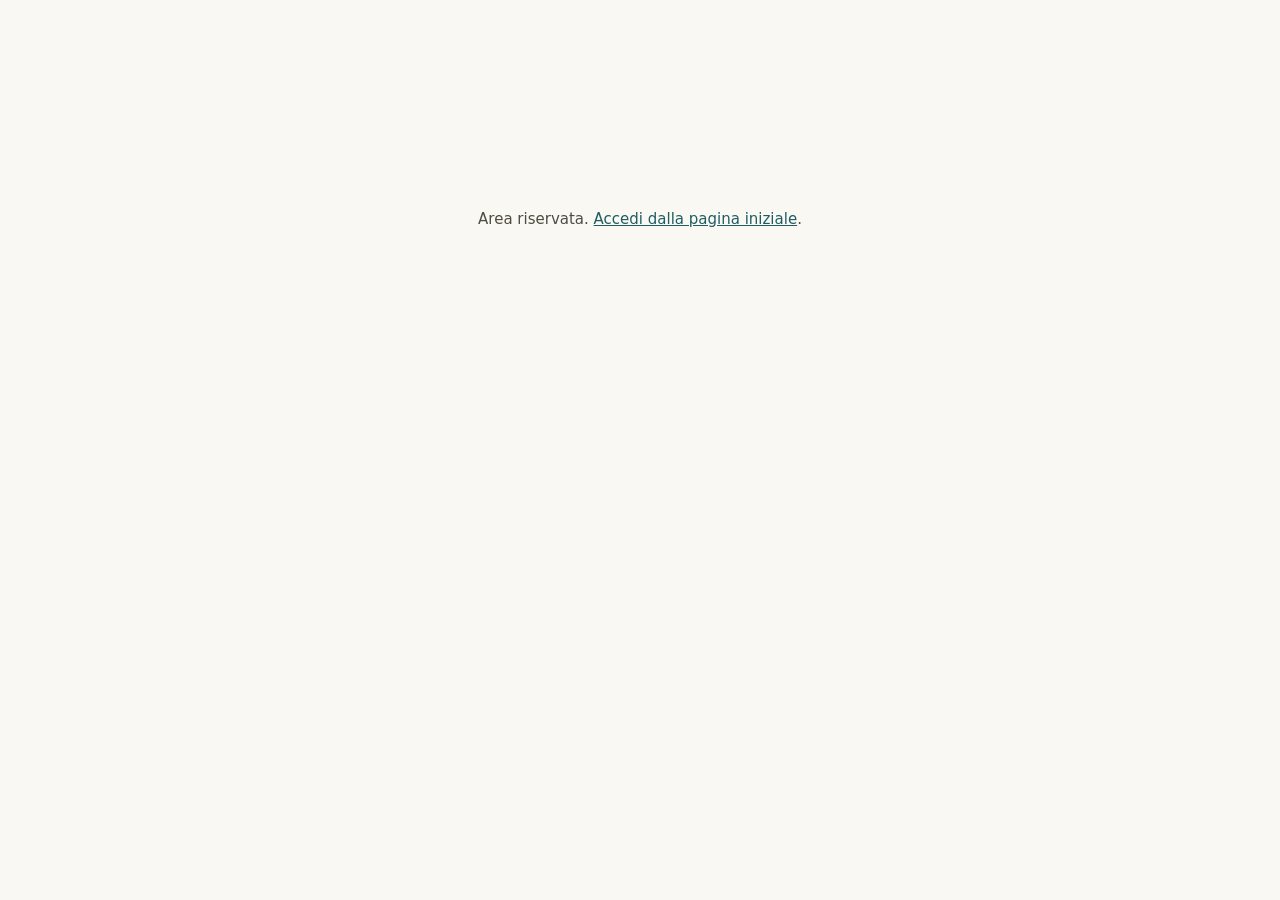
<file: aco/rasp/index.html>
<!doctype html>
<html lang="it">
<head>
<meta charset="utf-8">
<meta name="viewport" content="width=device-width, initial-scale=1">
<title>Rasp</title>
<meta name="robots" content="noindex, nofollow">
<link rel="icon" type="image/svg+xml" href="/favicon.svg">
<link rel="preconnect" href="https://fonts.googleapis.com">
<link rel="preconnect" href="https://fonts.gstatic.com" crossorigin>
<link href="https://fonts.googleapis.com/css2?family=Cormorant+Garamond:wght@300;400;500&display=swap" rel="stylesheet">
<!--
  I dati (dati.json) sono cifrati e li scrive la rasp alle 09:15, 16:15 e 22:15:
  ~/.local/bin/pubblica-stato-rasp (copia di riferimento in acoprogetti/rasp/pubblica_stato.py).
  Questa pagina si modifica qui.
-->
<style>
:root {
  color-scheme: light;
  --page: #faf8f3; --surface: #fffefa; --ink: #1b1a17; --ink-2: #4f4b42; --muted: #706b5e;
  --grid: #ebe6da; --axis: #d9d4c7; --border: rgba(27,26,23,0.12);
  --series: #1f5d63; --series-hover: #123f44; --track: #ebe6da;
  --good: #2e7d4f; --warn: #9a5b00; --bad: #b0473a;
  --good-bg: rgba(46,125,79,0.10); --warn-bg: rgba(154,91,0,0.10); --bad-bg: rgba(176,71,58,0.10);
}
@media (prefers-color-scheme: dark) {
  :root:where(:not([data-theme="light"])) {
    color-scheme: dark;
    --page: #0e1615; --surface: #152120; --ink: #f3f1ea; --ink-2: #c9d6d3; --muted: #8f9a97;
    --grid: #22302e; --axis: #2f3f3d; --border: rgba(255,255,255,0.10);
    --series: #8fd4c8; --series-hover: #cfeee8; --track: #22302e;
    --good: #6cc28a; --warn: #e0b04a; --bad: #e8806f;
    --good-bg: rgba(108,194,138,0.12); --warn-bg: rgba(224,176,74,0.12); --bad-bg: rgba(232,128,111,0.13);
  }
}
:root[data-theme="dark"] {
  color-scheme: dark;
  --page: #0e1615; --surface: #152120; --ink: #f3f1ea; --ink-2: #c9d6d3; --muted: #8f9a97;
  --grid: #22302e; --axis: #2f3f3d; --border: rgba(255,255,255,0.10);
  --series: #8fd4c8; --series-hover: #cfeee8; --track: #22302e;
  --good: #6cc28a; --warn: #e0b04a; --bad: #e8806f;
  --good-bg: rgba(108,194,138,0.12); --warn-bg: rgba(224,176,74,0.12); --bad-bg: rgba(232,128,111,0.13);
}
* { box-sizing: border-box; }
body { margin: 0; background: var(--page); color: var(--ink); font: 15px/1.5 system-ui, -apple-system, "Segoe UI", sans-serif; }
main { max-width: 1100px; margin: 0 auto; padding: 28px 16px 64px; visibility: hidden; }
.pronto main { visibility: visible; }
header { display: flex; justify-content: space-between; align-items: baseline; gap: 12px; flex-wrap: wrap; margin-bottom: 20px; }
h1 { font-family: "Cormorant Garamond", Georgia, serif; font-weight: 300; font-size: clamp(2.2rem, 6vw, 3rem); letter-spacing: 0.01em; margin: 0; }
h2 { font-family: "Cormorant Garamond", Georgia, serif; font-weight: 500; font-size: 1.6rem; margin: 48px 0 12px; }
h3 { font-size: 14px; font-weight: 600; margin: 0 0 2px; }
.indietro { display: inline-block; font-size: 11px; letter-spacing: 0.28em; text-transform: uppercase; color: var(--series); text-decoration: none; margin-bottom: 14px; }
.indietro:hover { text-decoration: underline; }
.sub { color: var(--ink-2); font-size: 13px; margin: 0 0 12px; }
.muted { color: var(--muted); }
button.theme { background: none; border: 1px solid var(--border); color: var(--ink-2); border-radius: 8px; padding: 4px 10px; cursor: pointer; font: inherit; font-size: 13px; min-height: 32px; }
.card { background: var(--surface); border: 1px solid var(--border); border-radius: 12px; padding: 16px; min-width: 0; }
.tiles { display: grid; grid-template-columns: repeat(auto-fit, minmax(150px, 1fr)); gap: 12px; margin-top: 12px; }
.tile .label { color: var(--ink-2); font-size: 13px; }
.tile .value { font-size: 34px; font-weight: 600; line-height: 1.15; margin-top: 4px; }
.tile .value small { font-size: 15px; font-weight: 500; color: var(--ink-2); margin-left: 3px; }
.tile .note { color: var(--muted); font-size: 12px; margin-top: 2px; }
.barra { height: 6px; border-radius: 3px; background: var(--track); margin-top: 8px; overflow: hidden; }
.barra > div { height: 100%; background: var(--series); border-radius: 3px; }
.grid2 { display: grid; grid-template-columns: repeat(auto-fit, minmax(min(100%, 420px), 1fr)); gap: 12px; margin-top: 12px; }

/* riepilogo in cima */
.riepilogo { display: flex; gap: 14px; align-items: flex-start; }
.riepilogo .icona { flex: none; width: 34px; height: 34px; border-radius: 50%; display: grid; place-items: center; font-weight: 700; font-size: 17px; color: var(--surface); }
.riepilogo.ok { border-color: var(--good); background: linear-gradient(var(--good-bg), var(--good-bg)), var(--surface); }
.riepilogo.ok .icona { background: var(--good); }
.riepilogo.warn { border-color: var(--warn); background: linear-gradient(var(--warn-bg), var(--warn-bg)), var(--surface); }
.riepilogo.warn .icona { background: var(--warn); }
.riepilogo.bad { border-color: var(--bad); background: linear-gradient(var(--bad-bg), var(--bad-bg)), var(--surface); }
.riepilogo.bad .icona { background: var(--bad); }
.riepilogo .titolo { font-weight: 600; font-size: 17px; line-height: 34px; }
.riepilogo ul { margin: 2px 0 0; padding-left: 18px; font-size: 14px; color: var(--ink-2); }
.riepilogo li { margin: 2px 0; }

/* stato con pallino e testo: il colore non è mai da solo */
.st { display: inline-flex; align-items: center; gap: 6px; white-space: nowrap; }
.st::before { content: ""; width: 9px; height: 9px; border-radius: 50%; background: var(--muted); flex: none; }
.st.ok::before { background: var(--good); } .st.warn::before { background: var(--warn); } .st.bad::before { background: var(--bad); }
.st.spento::before { background: transparent; border: 1.5px solid var(--muted); width: 8px; height: 8px; }
.st.bad, .st.warn { font-weight: 600; }

.lista { list-style: none; margin: 8px 0 0; padding: 0; }
.lista li { padding: 8px 0; border-bottom: 1px solid var(--grid); display: flex; justify-content: space-between; align-items: baseline; gap: 12px; font-size: 13.5px; }
.lista li:last-child { border-bottom: 0; }
.lista .k { color: var(--ink); min-width: 0; }
.lista .k small { display: block; color: var(--muted); font-size: 12px; }
.lista .v { text-align: right; font-variant-numeric: tabular-nums; color: var(--ink-2); }
.lista .v small { display: block; color: var(--muted); font-size: 12px; }

.table-wrap { overflow-x: auto; }
table { width: 100%; border-collapse: collapse; font-size: 13px; }
th, td { text-align: left; padding: 7px 8px; border-bottom: 1px solid var(--grid); vertical-align: top; }
th { color: var(--ink-2); font-weight: 600; white-space: nowrap; }
td.nw { white-space: nowrap; font-variant-numeric: tabular-nums; }
td small { display: block; color: var(--muted); font-size: 12px; }
tr:last-child td { border-bottom: 0; }

.chart { position: relative; margin-top: 8px; }
.chart svg { display: block; width: 100%; overflow: visible; }
.chart text { font-size: 11px; fill: var(--muted); font-variant-numeric: tabular-nums; }
.chart text.lbl { fill: var(--ink-2); font-variant-numeric: normal; }
.chart .gl { stroke: var(--grid); stroke-width: 1; }
.chart .ax { stroke: var(--axis); stroke-width: 1; }
.chart .hit { fill: transparent; }
.chart .line { fill: none; stroke: var(--series); stroke-width: 2; stroke-linejoin: round; stroke-linecap: round; }
.chart .dot { fill: var(--series); stroke: var(--surface); stroke-width: 2; }
.chart .cross { stroke: var(--axis); stroke-width: 1; }
.chart .c-ok { fill: var(--good); } .chart .c-warn { fill: var(--warn); } .chart .c-bad { fill: var(--bad); }
.chart .c-np { fill: var(--track); } .chart .c-nd { fill: none; stroke: var(--grid); stroke-width: 1; }
.chart rect.cell.on { stroke: var(--ink); stroke-width: 1.5; }
.scala { display: flex; align-items: center; gap: 4px 12px; font-size: 11.5px; color: var(--muted); margin-top: 10px; flex-wrap: wrap; }
.scala span { display: inline-flex; align-items: center; gap: 5px; }
.scala i { display: inline-block; width: 11px; height: 11px; border-radius: 2px; }
.tip { position: fixed; pointer-events: none; background: var(--surface); color: var(--ink); border: 1px solid var(--border); border-radius: 8px; padding: 6px 10px; font-size: 12px; box-shadow: 0 4px 16px rgba(0,0,0,.12); opacity: 0; transition: opacity .1s; z-index: 10; max-width: 260px; }
.tip b { font-weight: 600; }
details.dati { margin-top: 10px; font-size: 12.5px; }
details.dati summary { cursor: pointer; color: var(--muted); font-size: 12px; }
details.dati .table-wrap { max-height: 260px; overflow: auto; margin-top: 6px; }

/* progetti */
.filtri { display: flex; gap: 6px; flex-wrap: wrap; margin: 0 0 12px; }
.filtri button { background: none; border: 1px solid var(--border); color: var(--ink-2); border-radius: 999px; padding: 4px 12px; cursor: pointer; font: inherit; font-size: 13px; min-height: 32px; }
.filtri button[aria-pressed="true"] { background: var(--series); border-color: var(--series); color: var(--surface); }
.progetti h3 { margin: 18px 0 4px; color: var(--ink-2); font-weight: 600; font-size: 12px; letter-spacing: 0.12em; text-transform: uppercase; }
.progetti h3:first-child { margin-top: 0; }
.prog { padding: 10px 0; border-bottom: 1px solid var(--grid); display: grid; grid-template-columns: 1fr auto; gap: 2px 12px; }
.prog:last-child { border-bottom: 0; }
.prog .n { font-weight: 600; font-size: 14px; }
.prog .s { font-size: 12.5px; color: var(--ink-2); text-align: right; }
.prog .c { grid-column: 1 / -1; font-size: 13px; color: var(--ink-2); }
.prog .d { grid-column: 1 / -1; font-size: 12px; color: var(--muted); }

.blocco { margin-top: 20vh; text-align: center; color: var(--ink-2); font-size: 15px; }
.blocco a { color: var(--series); }
footer { margin-top: 48px; color: var(--muted); font-size: 12px; }
@media (max-width: 520px) { .tile .value { font-size: 28px; } h2 { margin-top: 36px; } .prog .s { max-width: 45vw; } }
</style>
</head>
<body>
<main>
  <header>
    <div>
      <a class="indietro" href="../">← Area personale</a>
      <h1>Rasp</h1>
      <div class="sub" id="aggiornato"></div>
    </div>
    <button class="theme" id="tema" type="button">Tema</button>
  </header>

  <section class="card riepilogo" id="riepilogo" aria-live="polite"></section>
  <section class="tiles" id="tiles" aria-label="Sistema"></section>

  <h2>Servizi</h2>
  <div class="grid2">
    <div class="card"><h3>Bot Telegram</h3><ul class="lista" id="l-bot"></ul></div>
    <div class="card"><h3>Sistema</h3><ul class="lista" id="l-sistema"></ul></div>
  </div>

  <h2>Attività pianificate</h2>
  <div class="card"><div class="table-wrap"><table id="t-attivita"></table></div></div>
  <div class="card" style="margin-top:12px">
    <h3>Ultimi 30 giorni</h3>
    <div class="sub">Un quadretto per giorno: i giri fatti rispetto a quelli previsti</div>
    <div class="chart" id="c-giri"></div>
    <div class="scala" id="s-giri"></div>
  </div>

  <h2>Backup e sito</h2>
  <div class="grid2">
    <div class="card"><h3>Backup</h3><ul class="lista" id="l-backup"></ul></div>
    <div class="card"><h3>Pubblicazioni su achillecipriani.it</h3><ul class="lista" id="l-sito"></ul></div>
  </div>
  <div class="card" style="margin-top:12px">
    <h3>Temperatura della CPU</h3>
    <div class="sub">Ultimi 7 giorni, a ogni controllo · °C</div>
    <div class="chart" id="c-temp"></div>
  </div>

  <h2>Progetti</h2>
  <div class="filtri" role="group" aria-label="Filtra i progetti" id="filtri"></div>
  <div class="card progetti" id="progetti"></div>
  <div class="sub" id="sub-progetti" style="margin-top:8px"></div>

  <footer>Dati raccolti dalla rasp tre volte al giorno, alle 9:15, 16:15 e 22:15; la pagina si aggiorna solo quando cambia qualcosa e, se è aperta, si ricarica da sola. I giri delle attività vengono dal journal di sistema, gli esiti dai loro log. Progetti dalla nota «Progetti acodev» di Obsidian.</footer>
</main>
<div class="tip" id="tip" role="tooltip"></div>

<script>
let CT = null;   // testo cifrato caricato, per accorgersi quando dati.json cambia
// ?t=… sempre diverso: né il browser né la CDN di GitHub Pages possono dare una copia vecchia
// (capitava di vedere i dati di una settimana prima finché non si ricaricava a mano)
const prendiDati = () => fetch("dati.json?t=" + Date.now(), { cache: "no-store" }).then(r => r.json());
// pagina ripristinata dalla memoria del browser (indietro/avanti): ricarica per avere i dati di adesso
addEventListener("pageshow", e => { if (e.persisted) location.reload(); });
async function caricaDati() {
  let k = null;
  try { k = sessionStorage.getItem("aco-k"); } catch (e) {}
  if (!k || !window.crypto || !crypto.subtle) return bloccato();
  try {
    const CIFRATO = await prendiDati();
    CT = CIFRATO.ct;
    const b = s => Uint8Array.from(atob(s), c => c.charCodeAt(0));
    const km = await crypto.subtle.importKey("raw", new TextEncoder().encode(k), "PBKDF2", false, ["deriveKey"]);
    const key = await crypto.subtle.deriveKey({ name: "PBKDF2", salt: b(CIFRATO.salt), iterations: CIFRATO.iterations, hash: "SHA-256" },
      km, { name: "AES-GCM", length: 256 }, false, ["decrypt"]);
    const pt = await crypto.subtle.decrypt({ name: "AES-GCM", iv: b(CIFRATO.iv) }, key, b(CIFRATO.ct));
    return JSON.parse(new TextDecoder().decode(pt));
  } catch (e) { return bloccato(); }
}
function bloccato() {
  document.querySelector("main").innerHTML = '<p class="blocco">Area riservata. <a href="/">Accedi dalla pagina iniziale</a>.</p>';
  return null;
}

// ---- tema ----
const root = document.documentElement;
try { const t = localStorage.getItem("tema"); if (t) root.dataset.theme = t; } catch (e) {}
document.getElementById("tema").onclick = () => {
  const scuro = root.dataset.theme ? root.dataset.theme === "dark" : matchMedia("(prefers-color-scheme: dark)").matches;
  root.dataset.theme = scuro ? "light" : "dark";
  try { localStorage.setItem("tema", root.dataset.theme); } catch (e) {}
};

caricaDati().then(DATI => { if (DATI) { avvia(DATI); autoAggiorna(); } root.classList.add("pronto"); });

// ---- aggiornamento automatico: ogni 5 minuti (e quando si torna sulla scheda) controlla se dati.json
// è cambiato e in quel caso ricarica; dopo un'ora ricarica comunque, per rifare il controllo «dati vecchi» ----
const APERTA = Date.now();
function autoAggiorna() {
  let inCorso = false;
  async function controlla() {
    if (document.hidden || inCorso) return;
    if (Date.now() - APERTA > 36e5) return location.reload();
    inCorso = true;
    try {
      const nuovo = await prendiDati();
      if (nuovo.ct && nuovo.ct !== CT) location.reload();
    } catch (e) {}
    inCorso = false;
  }
  setInterval(controlla, 5 * 60e3);
  document.addEventListener("visibilitychange", controlla);
}

// ---- formati ----
const MESI = ["gen","feb","mar","apr","mag","giu","lug","ago","set","ott","nov","dic"];
const GIORNI = ["domenica","lunedì","martedì","mercoledì","giovedì","venerdì","sabato"];
const num = (v, d = 0) => { if (v == null) return "–"; const a = Math.abs(v).toFixed(d), [i, f] = a.split("."); return (v < 0 && +a ? "-" : "") + i.replace(/\B(?=(\d{3})+(?!\d))/g, ".") + (f ? "," + f : ""); };  // a mano: in it-IT toLocaleString non mette il punto sotto 10.000
const esc = s => String(s ?? "").replace(/[&<>"]/g, c => ({ "&": "&amp;", "<": "&lt;", ">": "&gt;", '"': "&quot;" }[c]));
const $ = id => document.getElementById(id);
const dt = s => new Date(s.replace(" ", "T") + ":00");
const giornoCorto = s => { const [y, m, d] = s.slice(0, 10).split("-"); return `${+d} ${MESI[m - 1]}`; };
// «oggi 06:30», «ieri 23:50», «domani 07:00», «8 ott 15:00»
let ORA;
function quando(s, conOra = true) {
  if (!s) return "–";
  const g = Math.round((dt(s.slice(0, 10) + " 12:00") - dt(ORA.slice(0, 10) + " 12:00")) / 864e5);
  const giorno = g === 0 ? "oggi" : g === -1 ? "ieri" : g === 1 ? "domani" : giornoCorto(s);
  return conOra && s.length > 10 ? `${giorno} ${s.slice(11, 16)}` : giorno;
}
function etichettaGiorno(g) {
  const q = quando(g, false), d = dt(g + " 12:00");
  return `${GIORNI[d.getDay()]} ${giornoCorto(g)}` + (q === "oggi" || q === "ieri" ? ` (${q})` : "");
}
const ore = (a, b) => (dt(b) - dt(a)) / 36e5;
function durataDa(s) {
  const h = ore(s, ORA);
  if (h < 1) return "meno di un'ora";
  if (h < 48) return `${Math.floor(h)} ${Math.floor(h) === 1 ? "ora" : "ore"}`;
  return `${Math.floor(h / 24)} giorni`;
}

// ---- tooltip ----
const tip = $("tip");
function mostra(html, x, y) {
  tip.innerHTML = html; tip.style.opacity = 1;
  const r = tip.getBoundingClientRect();
  tip.style.left = Math.min(x + 14, innerWidth - r.width - 8) + "px";
  tip.style.top = (y - r.height - 12 < 8 ? y + 16 : y - r.height - 12) + "px";
}
function nascondi() { tip.style.opacity = 0; }
document.addEventListener("scroll", nascondi, { passive: true });

// ---- grafici (SVG a mano, come la pagina Sport) ----
const NS = "http://www.w3.org/2000/svg";
function svg(el, w, h) {
  el.innerHTML = "";
  const s = document.createElementNS(NS, "svg");
  s.setAttribute("viewBox", `0 0 ${w} ${h}`); s.setAttribute("height", h);
  el.appendChild(s); return s;
}
function add(p, tag, attrs, testo) {
  const e = document.createElementNS(NS, tag);
  for (const k in attrs) e.setAttribute(k, attrs[k]);
  if (testo != null) e.textContent = testo;
  p.appendChild(e); return e;
}
function tabellaDati(el, intest, righe) {
  const d = document.createElement("details"); d.className = "dati";
  d.innerHTML = `<summary>Tabella</summary><div class="table-wrap"><table><tr>${intest.map(h => `<th>${h}</th>`).join("")}</tr>${
    righe.map(r => `<tr>${r.map(c => `<td>${c}</td>`).join("")}</tr>`).join("")}</table></div>`;
  el.closest(".card").appendChild(d);
}
const GRAFICI = [];
function grafico(el, disegna) { GRAFICI.push([el, disegna]); disegna(el); }
let attesa; addEventListener("resize", () => { clearTimeout(attesa); attesa = setTimeout(() => GRAFICI.forEach(([el, f]) => f(el)), 150); });

// ---- stato di un giorno nella mappa: [fatti, previsti, esito] ----
function cella(c, frequente) {
  if (c == null) return ["nd", "nessun dato"];
  const [n, a, e] = c;
  if (e === "errore") return ["bad", "con errori"];
  if (!a && !n) return ["np", "niente in programma"];
  if (n === 0) return ["bad", a === 1 ? "saltato" : `saltati tutti i ${a} giri`];
  if (frequente && n < a * 0.95) return ["warn", `${n} giri su ${a}: la rasp è stata spenta o senza rete per un po'`];
  if (n < a) return ["warn", `${n} giri su ${a}`];
  return ["ok", frequente ? `${n} giri su ${a}` : n > 1 ? `${n} giri` : "fatto" + (e === "ok" ? ", senza errori" : "")];
}
const ESITI = { ok: ["ok", "ok"], errore: ["bad", "errori"], saltato: ["bad", "saltato"], "in corso": ["", "in corso"], spento: ["spento", "spento"] };

function avvia(D) {
  ORA = D.aggiornato;
  const S = D.sistema, B = D.backup || {};
  const d0 = dt(ORA);
  $("aggiornato").textContent = `Situazione alle ${ORA.slice(11)} di ${GIORNI[d0.getDay()]} ${d0.getDate()} ${MESI[d0.getMonth()]}`;

  // --- cose da guardare ---
  const prob = [];   // [livello, testo]
  const vecchio = (Date.now() - d0) / 36e5;
  if (vecchio > 13) prob.push(["bad", `Dati vecchi di ${Math.floor(vecchio)} ore: la rasp potrebbe essere spenta o senza rete`]);
  D.servizi.filter(s => s.atteso === "attivo" && s.stato !== "active").forEach(s => prob.push(["bad", `${esc(s.nome)} non è attivo (${s.stato})`]));
  D.attivita.filter(a => a.esito === "errore" || a.esito === "saltato").forEach(a =>
    prob.push(["bad", `${esc(a.nome)}: ${a.esito === "errore" ? "l'ultimo giro ha dato errori" : "l'ultimo giro previsto non è partito"}`]));
  if (B.notte) {
    if (B.notte.errori > 0) prob.push(["bad", `Backup notturno con ${B.notte.errori} errori`]);
    else if (B.notte.errori == null) prob.push(["bad", "Backup notturno interrotto"]);
    else if (ore(B.notte.inizio, ORA) > 30) prob.push(["bad", `Backup notturno fermo dal ${giornoCorto(B.notte.inizio)}`]);
  }
  if (B.immagine && ore(B.immagine.data + " 04:30", ORA) > 17 * 24) prob.push(["warn", `Immagine della microSD vecchia: ${giornoCorto(B.immagine.data)}`]);
  if (B.pc && B.pc.ultimo_ok && ore(B.pc.ultimo_ok, ORA) > 72) prob.push(["warn", `Backup di Claude del PC fermo dal ${giornoCorto(B.pc.ultimo_ok)}`]);
  if (B.immich && (!B.immich.dump || ore(B.immich.dump, ORA) > 10 * 24))
    prob.push(["warn", B.immich.dump ? `Backup di Immich vecchio: l'ultimo dump su OneDrive è del ${giornoCorto(B.immich.dump)}` : "Backup di Immich: nessun dump su OneDrive"]);
  if (S.disco.pct >= 85) prob.push(["bad", `Disco al ${S.disco.pct}%`]);
  if (S.riavvio) prob.push(["warn", "Serve un riavvio per gli aggiornamenti"]);
  if (S.throttled && S.throttled !== "0x0") prob.push(["warn", `Alimentazione o temperatura: throttled ${esc(S.throttled)}`]);
  const nConfl = (B.conflitti || []).reduce((t, [, n]) => t + n, 0);
  if (nConfl) prob.push(["warn", `${nConfl} ${nConfl === 1 ? "copia" : "copie"} di conflitto di OneDrive (${B.conflitti.map(([a, n]) => `${esc(a)}: ${n}`).join(", ")})`]);
  const liv = prob.some(p => p[0] === "bad") ? "bad" : prob.length ? "warn" : "ok";
  const r = $("riepilogo"); r.className = `card riepilogo ${liv}`;
  r.innerHTML = `<div class="icona" aria-hidden="true">${liv === "ok" ? "✓" : "!"}</div><div><div class="titolo">${
    liv === "ok" ? "Tutto a posto" : prob.length === 1 ? "Una cosa da guardare" : `${prob.length} cose da guardare`}</div>${
    prob.length ? `<ul>${prob.map(p => `<li>${p[1]}</li>`).join("")}</ul>` : `<div class="sub" style="margin:0">Servizi attivi, attività pianificate regolari, backup di stanotte senza errori.</div>`}</div>`;

  // --- riquadri ---
  const tile = (label, valore, unita, note = "", extra = "") =>
    `<div class="card tile"><div class="label">${label}</div><div class="value">${valore}${unita ? `<small>${unita}</small>` : ""}</div>${extra}${note ? `<div class="note">${note}</div>` : ""}</div>`;
  const giorniAccesa = Math.floor(ore(S.avvio, ORA) / 24);
  const bn = B.notte;
  $("tiles").innerHTML =
    tile("Accesa da", giorniAccesa >= 1 ? num(giorniAccesa) : num(Math.floor(ore(S.avvio, ORA))), giorniAccesa >= 1 ? (giorniAccesa === 1 ? "giorno" : "giorni") : "ore",
      `dal ${quando(S.avvio)} · ${S.avvii30 === 1 ? "1 avvio" : S.avvii30 + " avvii"} in 30 giorni`) +
    tile("Disco", num(S.disco.pct), "%", `${num(S.disco.usato, 1)} di ${num(S.disco.totale, 1)} GB`,
      `<div class="barra" role="img" aria-label="Disco usato al ${S.disco.pct}%"><div style="width:${S.disco.pct}%"></div></div>`) +
    tile("Temperatura", num(S.ora.temp, 1), "°C", `carico ${num(S.ora.carico, 2)}`) +
    tile("Memoria", num(S.ora.ram, 1), "GB", `di ${num(S.ora.ram_tot, 1)} GB`,
      `<div class="barra" role="img" aria-label="Memoria usata"><div style="width:${Math.round(S.ora.ram / S.ora.ram_tot * 100)}%"></div></div>`) +
    tile("Backup notturno", bn ? (bn.errori === 0 ? "ok" : bn.errori == null ? "?" : num(bn.errori)) : "–", bn && bn.errori > 0 ? "errori" : "",
      bn ? `${quando(bn.inizio)}${bn.fine ? ", " + Math.max(1, Math.round(ore(bn.inizio, bn.fine) * 60)) + " min" : ""}` : "");

  // --- servizi ---
  const servizio = s => {
    let v;
    if (s.stato === "active") v = `<span class="st ok">attivo</span><small>da ${durataDa(s.da)}${s.riavvii ? ` · ${s.riavvii} riavvii` : ""}</small>`;
    else if (s.atteso !== "attivo") v = `<span class="st spento">spento</span><small>${esc(s.atteso)}</small>`;
    else v = `<span class="st bad">${s.stato === "failed" ? "in errore" : s.stato === "activating" ? "in avvio" : "fermo"}</span>`;
    const [nome, cosa] = s.nome.split(" · ");
    return `<li><span class="k">${esc(nome)}${cosa ? `<small>${esc(cosa)}</small>` : ""}</span><span class="v">${v}</span></li>`;
  };
  $("l-bot").innerHTML = D.servizi.filter(s => s.gruppo === "bot").map(servizio).join("");
  $("l-sistema").innerHTML = D.servizi.filter(s => s.gruppo !== "bot").map(servizio).join("");

  // --- attività pianificate ---
  $("t-attivita").innerHTML = `<tr><th>Attività</th><th>Ultimo giro</th><th>Esito</th><th>Prossimo</th></tr>` + D.attivita.map(a => {
    const [cls, testo] = a.esito ? ESITI[a.esito] || ["", a.esito] : ["", "–"];
    return `<tr><td>${esc(a.nome)}<small>${esc(a.quando)}</small></td><td class="nw">${a.ultimo ? quando(a.ultimo) : '<span class="muted">mai, finora</span>'}</td>` +
      `<td class="nw">${a.esito ? `<span class="st ${cls}">${testo}</span>` : '<span class="muted">–</span>'}</td><td class="nw">${quando(a.prossimo)}</td></tr>`;
  }).join("");

  // mappa: attività × 30 giorni
  const LEG = [["ok", "fatto"], ["warn", "in parte"], ["bad", "saltato o con errori"], ["np", "niente in programma"], ["nd", "nessun dato"]];
  $("s-giri").innerHTML = LEG.map(([c, t]) => `<span><i style="${c === "nd" ? "border:1px solid var(--grid)" : `background:var(--${c === "np" ? "track" : c === "ok" ? "good" : c})`}"></i>${t}</span>`).join("");
  const att = D.attivita, giorni = D.giorni;
  grafico($("c-giri"), el => {
    const W = el.clientWidth || 320, stretto = W < 560;
    const nG = stretto ? 14 : giorni.length, gg = giorni.slice(-nG), off = giorni.length - nG;
    const L = stretto ? 118 : 210, T = 18, gap = 2, cw = (W - L) / nG, ch = 18;
    const s = svg(el, W, T + att.length * (ch + gap));
    gg.forEach((g, i) => { if (i % (stretto ? 2 : 3) === (nG - 1) % (stretto ? 2 : 3)) add(s, "text", { x: L + i * cw + cw / 2, y: 11, "text-anchor": "middle" }, +g.slice(8)); });
    att.forEach((a, r) => {
      const y = T + r * (ch + gap);
      let nome = a.nome; const max = stretto ? 17 : 30;
      if (nome.length > max) nome = nome.slice(0, max - 1) + "…";
      add(s, "text", { class: "lbl", x: L - 8, y: y + ch / 2 + 4, "text-anchor": "end" }, nome);
      gg.forEach((g, i) => {
        const [cls, testo] = cella(a.giorni[off + i], a.frequente);
        const c = add(s, "rect", { class: `cell c-${cls}`, x: L + i * cw + gap / 2, y, width: Math.max(1, cw - gap), height: ch, rx: 2 });
        c.addEventListener("pointermove", e => { c.classList.add("on"); mostra(`<b>${esc(a.nome)}</b><br>${etichettaGiorno(g)}<br>${testo}`, e.clientX, e.clientY); });
        c.addEventListener("pointerleave", () => { c.classList.remove("on"); nascondi(); });
      });
    });
  });
  tabellaDati($("c-giri"), ["Giorno", ...att.map(a => esc(a.nome))], giorni.slice().reverse().map((g, j) => {
    const i = giorni.length - 1 - j;
    return [giornoCorto(g), ...att.map(a => cella(a.giorni[i], a.frequente)[1])];
  }));

  // --- backup ---
  const vb = [];
  if (bn) vb.push(["Backup notturno<small>quello che esiste solo sulla rasp, su OneDrive</small>",
    `<span class="st ${bn.errori === 0 ? "ok" : "bad"}">${bn.errori === 0 ? "ok" : bn.errori == null ? "interrotto" : bn.errori + " errori"}</span><small>${quando(bn.inizio)}</small>`]);
  if (B.immagine) vb.push(["Immagine della microSD<small>il 1 e il 15 del mese</small>",
    `<span class="st ${B.immagine.ok ? "ok" : "bad"}">${B.immagine.ok ? "ok" : "da controllare"}</span><small>${quando(B.immagine.data)} · ${num(B.immagine.gb, 1)} GB</small>`]);
  if (B.pc) vb.push(["Backup di Claude del PC<small>controllato ogni giorno alle 16</small>",
    `<span class="st ${B.pc.errori === 0 ? "ok" : "warn"}">${B.pc.errori === 0 ? "ok" : B.pc.errori + " errori"}</span><small>${quando(B.pc.ultimo)}</small>`]);
  if (B.immich) {
    const vecchio = !B.immich.dump || ore(B.immich.dump, ORA) > 10 * 24;
    vb.push(["Backup di Immich (Mac)<small>ultimo dump del database su OneDrive, controllato alle 16</small>",
      `<span class="st ${vecchio ? "warn" : B.immich.errore ? "warn" : "ok"}">${vecchio ? "vecchio" : B.immich.errore ? "errore" : "ok"}</span>` +
      `<small>${B.immich.dump ? quando(B.immich.dump) + " · " + num(B.immich.mb) + " MB" : "nessun dump"}${B.immich.errore ? " · " + esc(B.immich.errore) : ""}</small>`]);
  }
  vb.push(["Copie di conflitto di OneDrive", nConfl ? `<span class="st warn">${nConfl}</span><small>${B.conflitti.map(([a, n]) => `${esc(a)}: ${n}`).join(" · ")}</small>` : '<span class="st ok">nessuna</span>']);
  $("l-backup").innerHTML = vb.map(([k, v]) => `<li><span class="k">${k}</span><span class="v">${v}</span></li>`).join("");

  // --- sito e sistema ---
  const vs = [
    ["I miei libri<small>ogni notte alle 23:50, se cambia qualcosa</small>", quando(D.sito.libri)],
    ["Sport<small>ogni mattina alle 08:30, se cambia qualcosa</small>", quando(D.sito.sport)],
    ["Questa pagina<small>alle 9:15, 16:15 e 22:15, se cambia qualcosa</small>", quando(ORA)],
    ["Riavvio per aggiornamenti", S.riavvio ? '<span class="st warn">serve</span>' : '<span class="st ok">non serve</span>'],
    ["Alimentazione e temperatura<small>vcgencmd get_throttled</small>", S.throttled === "0x0" ? '<span class="st ok">ok</span>' : `<span class="st warn">${esc(S.throttled || "?")}</span>`],
    ["Kernel", `<small>${esc(S.kernel)}</small>`],
  ];
  $("l-sito").innerHTML = vs.map(([k, v]) => `<li><span class="k">${k}</span><span class="v">${v}</span></li>`).join("");

  // --- temperatura: linea sul tempo vero, interrotta dove mancano i controlli (la notte) ---
  const P = (D.temp || []).map(([t, v]) => ({ t: dt(t).getTime(), s: t, v }));
  grafico($("c-temp"), el => {
    const W = el.clientWidth || 300, h = 170, L = 34, R = 10, B = 22, T = 12, s = svg(el, W, h);
    if (P.length < 2) { add(s, "text", { x: L, y: h / 2 }, "Pochi dati: il grafico si riempie nei prossimi giorni"); return; }
    const t1 = dt(ORA).getTime(), t0 = t1 - 7 * 864e5;
    let lo = Math.min(...P.map(p => p.v)), hi = Math.max(...P.map(p => p.v));
    lo = Math.floor(lo / 5) * 5 - (hi - lo < 4 ? 5 : 0); hi = Math.ceil(hi / 5) * 5 || lo + 5; if (hi === lo) hi += 5;
    const ph = h - B - T, x = t => L + (t - t0) / (t1 - t0) * (W - L - R), y = v => T + ph - (v - lo) / (hi - lo) * ph;
    for (let v = lo; v <= hi; v += 5) { add(s, "line", { class: v === lo ? "ax" : "gl", x1: L, x2: W - R, y1: y(v), y2: y(v) }); add(s, "text", { x: L - 6, y: y(v) + 4, "text-anchor": "end" }, v); }
    for (let k = 0; k <= 7; k++) {
      const d = new Date(t1 - k * 864e5); d.setHours(0, 0, 0, 0);
      if (d.getTime() > t0 && (W > 480 || k % 2 === 0)) add(s, "text", { x: x(d.getTime()), y: h - 6, "text-anchor": "middle" }, `${d.getDate()} ${MESI[d.getMonth()]}`);
    }
    let path = "";
    P.forEach((p, i) => { path += `${i && p.t - P[i - 1].t < 12 * 36e5 ? "L" : "M"}${x(p.t)},${y(p.v)}`; });
    add(s, "path", { class: "line", d: path });
    const ult = P[P.length - 1]; add(s, "circle", { class: "dot", cx: x(ult.t), cy: y(ult.v), r: 4 });
    const cross = add(s, "line", { class: "cross", y1: T, y2: T + ph, display: "none" });
    const dot = add(s, "circle", { class: "dot", r: 4, display: "none" });
    const hit = add(s, "rect", { class: "hit", x: L, y: 0, width: W - L - R, height: h });
    hit.addEventListener("pointermove", e => {
      const r = s.getBoundingClientRect(), px = (e.clientX - r.left) * W / r.width, tt = t0 + (px - L) / (W - L - R) * (t1 - t0);
      const p = P.reduce((a, b) => Math.abs(b.t - tt) < Math.abs(a.t - tt) ? b : a);
      cross.setAttribute("x1", x(p.t)); cross.setAttribute("x2", x(p.t)); cross.removeAttribute("display");
      dot.setAttribute("cx", x(p.t)); dot.setAttribute("cy", y(p.v)); dot.removeAttribute("display");
      mostra(`<b>${num(p.v, 1)} °C</b><br>${quando(p.s)}`, e.clientX, e.clientY);
    });
    hit.addEventListener("pointerleave", () => { cross.setAttribute("display", "none"); dot.setAttribute("display", "none"); nascondi(); });
  });
  tabellaDati($("c-temp"), ["Quando", "°C"], P.slice().reverse().map(p => [quando(p.s), num(p.v, 1)]));

  // --- progetti ---
  const PR = D.progetti || {};
  const tipo = st => /^(attivo|in uso)/i.test(st) ? "attivo" : /fermo|pausa|archivio|eliminat/i.test(st) ? "fermo" : "altro";
  const CLS = { attivo: "ok", altro: "", fermo: "spento" };
  const FILTRI = [["tutti", "Tutti"], ["attivo", "Attivi"], ["altro", "A richiesta"], ["fermo", "Fermi"]];
  let filtro = "tutti";
  try { filtro = localStorage.getItem("rasp-filtro") || "tutti"; } catch (e) {}
  function disegnaProgetti() {
    $("filtri").innerHTML = FILTRI.map(([k, t]) => {
      const n = (PR.gruppi || []).flatMap(g => g.righe).filter(r => k === "tutti" || tipo(r.stato) === k).length;
      return `<button type="button" data-f="${k}" aria-pressed="${k === filtro}">${t} · ${n}</button>`;
    }).join("");
    $("progetti").innerHTML = (PR.gruppi || []).map(g => {
      const righe = g.righe.filter(r => filtro === "tutti" || tipo(r.stato) === filtro);
      if (!righe.length) return "";
      return `<h3>${esc(g.nome)}</h3>` + righe.map(r =>
        `<div class="prog"><span class="n">${esc(r.nome)}</span><span class="s"><span class="st ${CLS[tipo(r.stato)]}" style="white-space:normal">${esc(r.stato)}</span></span>` +
        `<span class="c">${esc(r.cosa)}</span>${r.dove && r.dove !== "—" ? `<span class="d">Dove: ${esc(r.dove)}</span>` : ""}</div>`).join("");
    }).join("") || '<p class="muted" style="margin:0">Nessun progetto in questo gruppo.</p>';
    $("filtri").querySelectorAll("button").forEach(b => b.onclick = () => {
      filtro = b.dataset.f; try { localStorage.setItem("rasp-filtro", filtro); } catch (e) {}
      disegnaProgetti();
    });
  }
  disegnaProgetti();
  $("sub-progetti").textContent = PR.aggiornato ? `Elenco aggiornato il ${giornoCorto(PR.aggiornato)} ${PR.aggiornato.slice(0, 4)}` : "";
}
</script>
</body>
</html>
</file>
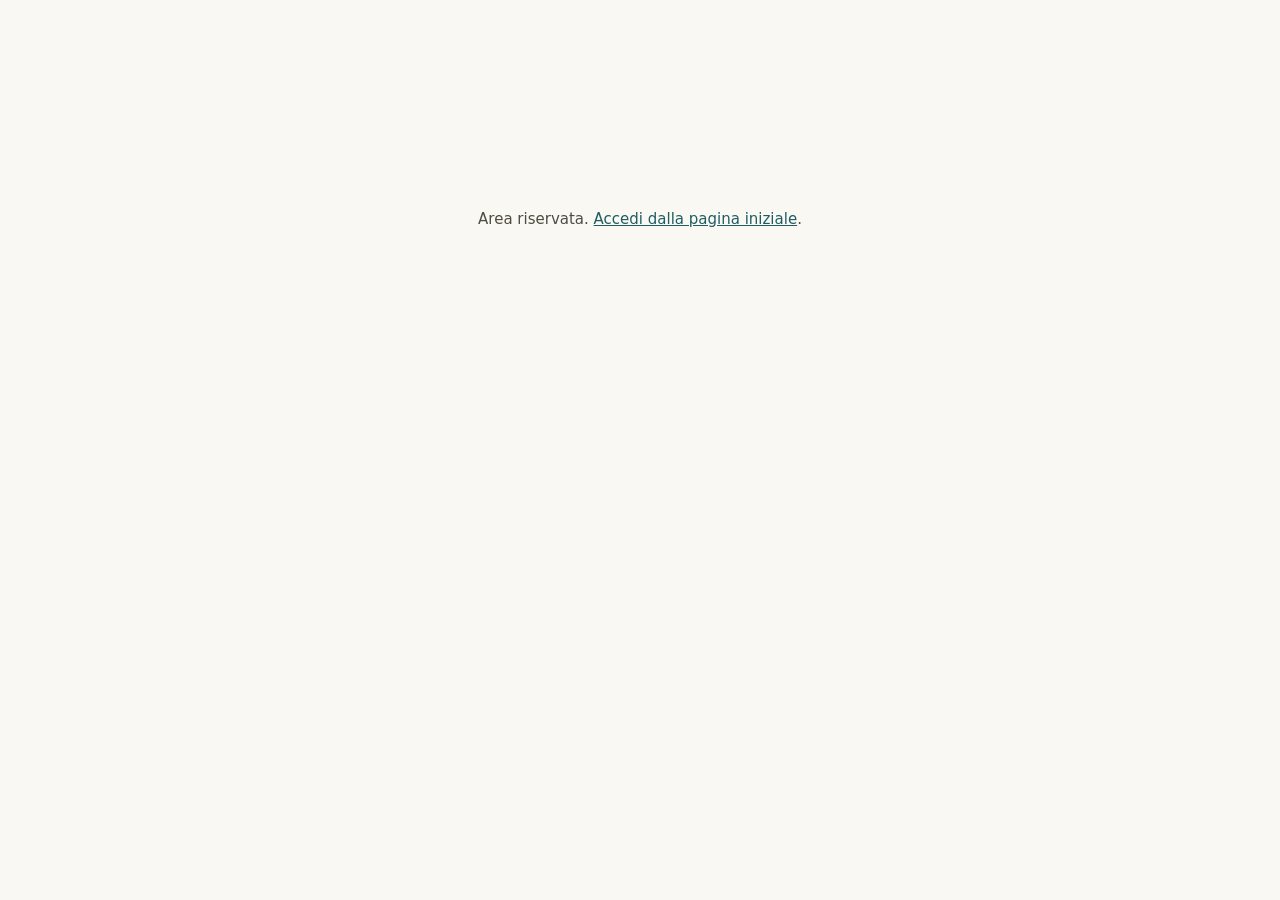
<file: aco/spesa/index.html>
<!doctype html>
<html lang="it">
<head>
<meta charset="utf-8">
<meta name="viewport" content="width=device-width, initial-scale=1">
<title>Spesa</title>
<meta name="robots" content="noindex, nofollow">
<link rel="icon" type="image/svg+xml" href="/favicon.svg">
<link rel="preconnect" href="https://fonts.googleapis.com">
<link rel="preconnect" href="https://fonts.gstatic.com" crossorigin>
<link href="https://fonts.googleapis.com/css2?family=Cormorant+Garamond:wght@300;400;500&display=swap" rel="stylesheet">
<!--
  I dati (dati.json) sono cifrati e li scrive il PC dopo ogni spesa:
  acodev/spesa_Esselunga/pubblica_sito.py. Questa pagina si modifica qui.
-->
<style>
:root {
  color-scheme: light;
  --page: #faf8f3; --surface: #fffefa; --ink: #1b1a17; --ink-2: #4f4b42; --muted: #706b5e;
  --grid: #ebe6da; --axis: #d9d4c7; --border: rgba(27,26,23,0.12);
  --series: #1f5d63; --series-hover: #123f44; --track: #ebe6da;
  --good: #2e7d4f; --warn: #9a5b00; --bad: #9a4b3f;
}
@media (prefers-color-scheme: dark) {
  :root:where(:not([data-theme="light"])) {
    color-scheme: dark;
    --page: #0e1615; --surface: #152120; --ink: #f3f1ea; --ink-2: #c9d6d3; --muted: #8f9a97;
    --grid: #22302e; --axis: #2f3f3d; --border: rgba(255,255,255,0.10);
    --series: #8fd4c8; --series-hover: #cfeee8; --track: #22302e;
    --good: #6cc28a; --warn: #e0b04a; --bad: #e08b7d;
  }
}
:root[data-theme="dark"] {
  color-scheme: dark;
  --page: #0e1615; --surface: #152120; --ink: #f3f1ea; --ink-2: #c9d6d3; --muted: #8f9a97;
  --grid: #22302e; --axis: #2f3f3d; --border: rgba(255,255,255,0.10);
  --series: #8fd4c8; --series-hover: #cfeee8; --track: #22302e;
  --good: #6cc28a; --warn: #e0b04a; --bad: #e08b7d;
}
* { box-sizing: border-box; }
body { margin: 0; background: var(--page); color: var(--ink); font: 15px/1.5 system-ui, -apple-system, "Segoe UI", sans-serif; }
main { max-width: 1100px; margin: 0 auto; padding: 28px 16px 64px; visibility: hidden; }
.pronto main { visibility: visible; }
header { display: flex; justify-content: space-between; align-items: baseline; gap: 12px; flex-wrap: wrap; margin-bottom: 20px; }
h1 { font-family: "Cormorant Garamond", Georgia, serif; font-weight: 300; font-size: clamp(2.2rem, 6vw, 3rem); letter-spacing: 0.01em; margin: 0; }
h2 { font-family: "Cormorant Garamond", Georgia, serif; font-weight: 500; font-size: 1.6rem; margin: 48px 0 12px; }
h3 { font-size: 14px; font-weight: 600; margin: 0 0 2px; }
.indietro { display: inline-block; font-size: 11px; letter-spacing: 0.28em; text-transform: uppercase; color: var(--series); text-decoration: none; margin-bottom: 14px; }
.indietro:hover { text-decoration: underline; }
.sub { color: var(--ink-2); font-size: 13px; margin: 0 0 12px; }
.muted { color: var(--muted); }
button.theme { background: none; border: 1px solid var(--border); color: var(--ink-2); border-radius: 8px; padding: 4px 10px; cursor: pointer; font: inherit; font-size: 13px; min-height: 32px; }
.card { background: var(--surface); border: 1px solid var(--border); border-radius: 12px; padding: 16px; min-width: 0; }
.tiles { display: grid; grid-template-columns: repeat(auto-fit, minmax(150px, 1fr)); gap: 12px; }
.tile .label { color: var(--ink-2); font-size: 13px; }
.tile .value { font-size: 34px; font-weight: 600; line-height: 1.15; margin-top: 4px; font-variant-numeric: tabular-nums; }
.tile .value small { font-size: 15px; font-weight: 500; color: var(--ink-2); margin-left: 3px; }
.tile .note { color: var(--muted); font-size: 12px; margin-top: 2px; }
.grid2 { display: grid; grid-template-columns: repeat(auto-fit, minmax(min(100%, 420px), 1fr)); gap: 12px; margin-top: 12px; }
.chart { position: relative; margin-top: 8px; }
.chart svg { display: block; width: 100%; overflow: visible; }
.chart text { font-size: 11px; fill: var(--muted); font-variant-numeric: tabular-nums; }
.chart text.lbl { fill: var(--ink-2); font-variant-numeric: normal; }
.chart text.val { fill: var(--ink-2); font-weight: 600; }
.chart .gl { stroke: var(--grid); stroke-width: 1; }
.chart .ax { stroke: var(--axis); stroke-width: 1; }
.chart .bar { fill: var(--series); }
.chart .bar.on { fill: var(--series-hover); }
.chart .hit { fill: transparent; }
.tip { position: fixed; pointer-events: none; background: var(--surface); color: var(--ink); border: 1px solid var(--border); border-radius: 8px; padding: 6px 10px; font-size: 12px; box-shadow: 0 4px 16px rgba(0,0,0,.12); opacity: 0; transition: opacity .1s; z-index: 10; max-width: 260px; }
.tip b { font-weight: 600; }
details.dati { margin-top: 10px; font-size: 12.5px; }
details.dati summary { cursor: pointer; color: var(--muted); font-size: 12px; }
details.dati .table-wrap { max-height: 260px; overflow: auto; margin-top: 6px; }
.table-wrap { overflow-x: auto; }
.table-wrap.alta { max-height: 520px; overflow: auto; }
table { width: 100%; border-collapse: collapse; font-size: 13px; }
th, td { text-align: left; padding: 6px 8px; border-bottom: 1px solid var(--grid); }
th { color: var(--ink-2); font-weight: 600; white-space: nowrap; position: sticky; top: 0; background: var(--surface); }
td.num, th.num { text-align: right; font-variant-numeric: tabular-nums; white-space: nowrap; }
td .cat { display: block; color: var(--muted); font-size: 12px; }
.prov { color: var(--warn); font-size: 12px; white-space: nowrap; }
.cerca { width: 100%; max-width: 320px; font: inherit; font-size: 14px; color: var(--ink); background: var(--page); border: 1px solid var(--border); border-radius: 8px; padding: 7px 10px; margin: 6px 0 4px; min-height: 36px; }
.cerca:focus-visible { outline: 2px solid var(--series); outline-offset: 1px; }
.lista { list-style: none; margin: 8px 0 0; padding: 0; }
.lista li { padding: 7px 0; border-bottom: 1px solid var(--grid); display: flex; justify-content: space-between; gap: 12px; font-size: 13.5px; }
.lista li:last-child { border-bottom: 0; }
.lista .k { color: var(--ink-2); }
.lista .v { text-align: right; font-variant-numeric: tabular-nums; white-space: nowrap; }
.su { color: var(--bad); } .giu { color: var(--good); }
.vuoto { color: var(--muted); font-size: 13.5px; margin: 8px 0 0; }
.blocco { margin-top: 20vh; text-align: center; color: var(--ink-2); font-size: 15px; }
.blocco a { color: var(--series); }
footer { margin-top: 48px; color: var(--muted); font-size: 12px; }
@media (max-width: 520px) { .tile .value { font-size: 28px; } h2 { margin-top: 36px; } }
</style>
</head>
<body>
<main>
  <header>
    <div>
      <a class="indietro" href="../">← Area personale</a>
      <h1>Spesa</h1>
      <div class="sub" id="aggiornato"></div>
    </div>
    <button class="theme" id="tema" type="button">Tema</button>
  </header>

  <section class="tiles" id="tiles" aria-label="In sintesi"></section>

  <h2>Dove vanno i soldi</h2>
  <div class="grid2">
    <div class="card"><h3>Spesa per mese</h3><div class="sub">Per data di consegna</div><div class="chart" id="c-mesi"></div></div>
    <div class="card"><h3>Per categoria</h3><div class="sub" id="sub-cat"></div><div class="chart" id="c-cat"></div></div>
  </div>

  <h2>Le spese</h2>
  <div class="card"><div class="table-wrap"><table id="t-spese"></table></div></div>

  <h2>Prodotti</h2>
  <div class="card">
    <h3>Cosa compro e ogni quanto</h3>
    <div class="sub">In cima i prodotti presi più volte. «Ogni» è la media dei giorni fra una spesa e l'altra in cui c'era quel prodotto.</div>
    <input class="cerca" id="cerca" type="search" placeholder="Cerca un prodotto o una categoria" aria-label="Cerca un prodotto">
    <div class="table-wrap alta"><table id="t-prodotti"></table></div>
  </div>

  <h2>Prezzi che cambiano</h2>
  <div class="card">
    <h3>Prezzo pieno, prima e ultima volta</h3>
    <div class="sub">Senza le promozioni</div>
    <ul class="lista" id="l-prezzi"></ul>
  </div>

  <footer>Dati dagli ordini di Esselunga Spesa Online, aggiornati dopo ogni spesa. Una spesa segnata «provvisoria» non è ancora stata consegnata: frutta, verdura, pesce, carne e pane sono a peso e il prezzo finale può cambiare. Il risparmio conta solo gli sconti delle promozioni.</footer>
</main>
<div class="tip" id="tip" role="tooltip"></div>

<script>
async function caricaDati() {
  let k = null;
  try { k = sessionStorage.getItem("aco-k"); } catch (e) {}
  if (!k || !window.crypto || !crypto.subtle) return bloccato();
  try {
    const CIFRATO = await fetch("dati.json", { cache: "no-store" }).then(r => r.json());
    const b = s => Uint8Array.from(atob(s), c => c.charCodeAt(0));
    const km = await crypto.subtle.importKey("raw", new TextEncoder().encode(k), "PBKDF2", false, ["deriveKey"]);
    const key = await crypto.subtle.deriveKey({ name: "PBKDF2", salt: b(CIFRATO.salt), iterations: CIFRATO.iterations, hash: "SHA-256" },
      km, { name: "AES-GCM", length: 256 }, false, ["decrypt"]);
    const pt = await crypto.subtle.decrypt({ name: "AES-GCM", iv: b(CIFRATO.iv) }, key, b(CIFRATO.ct));
    return JSON.parse(new TextDecoder().decode(pt));
  } catch (e) { return bloccato(); }
}
function bloccato() {
  document.querySelector("main").innerHTML = '<p class="blocco">Area riservata. <a href="/">Accedi dalla pagina iniziale</a>.</p>';
  return null;
}

// ---- tema ----
const root = document.documentElement;
try { const t = localStorage.getItem("tema"); if (t) root.dataset.theme = t; } catch (e) {}
document.getElementById("tema").onclick = () => {
  const scuro = root.dataset.theme ? root.dataset.theme === "dark" : matchMedia("(prefers-color-scheme: dark)").matches;
  root.dataset.theme = scuro ? "light" : "dark";
  try { localStorage.setItem("tema", root.dataset.theme); } catch (e) {}
};

caricaDati().then(DATI => { if (DATI) avvia(DATI); root.classList.add("pronto"); });

// ---- formati ----
const MESI = ["gen","feb","mar","apr","mag","giu","lug","ago","set","ott","nov","dic"];
const num = (v, d = 0) => { if (v == null) return "–"; const a = Math.abs(v).toFixed(d), [i, f] = a.split("."); return (v < 0 && +a ? "-" : "") + i.replace(/\B(?=(\d{3})+(?!\d))/g, ".") + (f ? "," + f : ""); };  // a mano: in it-IT toLocaleString non mette il punto sotto 10.000
const euro = v => v == null ? "–" : num(v, 2) + " €";
const data = (s, anno = true) => { if (!s) return "–"; const [y, m, d] = s.split("-"); return `${+d} ${MESI[m - 1]}${anno ? " " + y : ""}`; };
const mese = s => { const [y, m] = s.split("-"); return `${MESI[m - 1]} ${y}`; };
const esc = s => String(s ?? "").replace(/[&<>"]/g, c => ({ "&": "&amp;", "<": "&lt;", ">": "&gt;", '"': "&quot;" }[c]));
const $ = id => document.getElementById(id);

// ---- tooltip ----
const tip = $("tip");
function mostra(html, x, y) {
  tip.innerHTML = html; tip.style.opacity = 1;
  const r = tip.getBoundingClientRect();
  tip.style.left = Math.min(x + 14, innerWidth - r.width - 8) + "px";
  tip.style.top = (y - r.height - 12 < 8 ? y + 16 : y - r.height - 12) + "px";
}
function nascondi() { tip.style.opacity = 0; }
document.addEventListener("scroll", nascondi, { passive: true });

// ---- grafici (SVG a mano, come Sport) ----
const NS = "http://www.w3.org/2000/svg";
function svg(el, w, h) {
  el.innerHTML = "";
  const s = document.createElementNS(NS, "svg");
  s.setAttribute("viewBox", `0 0 ${w} ${h}`); s.setAttribute("height", h);
  el.appendChild(s); return s;
}
function add(p, tag, attrs, testo) {
  const e = document.createElementNS(NS, tag);
  for (const k in attrs) e.setAttribute(k, attrs[k]);
  if (testo != null) e.textContent = testo;
  p.appendChild(e); return e;
}
function tacche(max, n = 4) {
  if (max <= 0) return [0, 1];
  const grezzo = max / n, p = 10 ** Math.floor(Math.log10(grezzo));
  const passo = [1, 2, 5, 10].map(f => f * p).find(f => f >= grezzo);
  const out = []; for (let v = 0; v <= max + passo * 0.001; v += passo) out.push(+v.toFixed(6));
  if (out[out.length - 1] < max) out.push(out[out.length - 1] + passo);
  return out;
}
function colonna(p, x, y, w, h, cls) {
  const r = Math.min(4, w / 2, h);
  return add(p, "path", { class: cls, d: `M${x},${y + h}V${y + r}Q${x},${y} ${x + r},${y}H${x + w - r}Q${x + w},${y} ${x + w},${y + r}V${y + h}Z` });
}
function tabellaDati(el, intest, righe) {
  const d = document.createElement("details"); d.className = "dati";
  d.innerHTML = `<summary>Tabella</summary><div class="table-wrap"><table><tr>${intest.map((h, i) => `<th${i ? ' class="num"' : ""}>${h}</th>`).join("")}</tr>${
    righe.map(r => `<tr>${r.map((c, i) => `<td${i ? ' class="num"' : ""}>${c}</td>`).join("")}</tr>`).join("")}</table></div>`;
  el.closest(".card").appendChild(d);
}
const GRAFICI = [];
function grafico(el, disegna) { GRAFICI.push([el, disegna]); disegna(el); }
let attesa; addEventListener("resize", () => { clearTimeout(attesa); attesa = setTimeout(() => GRAFICI.forEach(([el, f]) => f(el)), 150); });

// colonne verticali: items [{x, v, tip}]
function colonne(el, items, { h = 200, ogni = 1, fmt = v => num(v), etichetta = it => it.x } = {}) {
  grafico(el, el => {
    const W = el.clientWidth || 320, L = 40, B = 22, T = 10, s = svg(el, W, h);
    const max = Math.max(...items.map(i => i.v || 0)), tk = tacche(max), top = tk[tk.length - 1] || 1;
    const ph = h - B - T, band = (W - L) / Math.max(items.length, 6), bw = Math.min(28, Math.max(2, band - 4));
    const y = v => T + ph - v / top * ph;
    tk.forEach(v => { add(s, "line", { class: v ? "gl" : "ax", x1: L, x2: W, y1: y(v), y2: y(v) }); add(s, "text", { x: L - 6, y: y(v) + 4, "text-anchor": "end" }, fmt(v)); });
    items.forEach((it, i) => {
      const x = L + i * band + (band - bw) / 2, v = it.v || 0;
      const bar = v > 0 ? colonna(s, x, y(v), bw, ph * v / top, "bar") : null;
      if (i % ogni === 0) add(s, "text", { x: L + i * band + band / 2, y: h - 6, "text-anchor": "middle" }, etichetta(it, i));
      const hit = add(s, "rect", { class: "hit", x: L + i * band, y: T, width: band, height: ph });
      hit.addEventListener("pointermove", e => { bar && bar.classList.add("on"); mostra(it.tip, e.clientX, e.clientY); });
      hit.addEventListener("pointerleave", () => { bar && bar.classList.remove("on"); nascondi(); });
    });
  });
}

// barre orizzontali: items [{x, v, tip}]
function barre(el, items, { fmt = v => num(v) } = {}) {
  grafico(el, el => {
    const W = el.clientWidth || 320, L = W < 400 ? 118 : 140, R = 64, riga = 28, h = items.length * riga, s = svg(el, W, h);
    const max = Math.max(...items.map(i => i.v), 1), bh = 16;
    items.forEach((it, i) => {
      const yy = i * riga + (riga - bh) / 2, w = (W - L - R) * it.v / max;
      add(s, "text", { class: "lbl", x: L - 8, y: yy + bh / 2 + 4, "text-anchor": "end" }, it.x);
      let bar = null;
      if (w > 0) { const r = Math.min(4, w); bar = add(s, "path", { class: "bar", d: `M${L},${yy}H${L + w - r}Q${L + w},${yy} ${L + w},${yy + r}V${yy + bh - r}Q${L + w},${yy + bh} ${L + w - r},${yy + bh}H${L}Z` }); }
      add(s, "text", { class: "val", x: L + w + 6, y: yy + bh / 2 + 4 }, fmt(it.v));
      const hit = add(s, "rect", { class: "hit", x: 0, y: i * riga, width: W, height: riga });
      hit.addEventListener("pointermove", e => { bar && bar.classList.add("on"); mostra(it.tip, e.clientX, e.clientY); });
      hit.addEventListener("pointerleave", () => { bar && bar.classList.remove("on"); nascondi(); });
    });
  });
}

function tile(label, valore, unita, note = "") {
  return `<div class="card tile"><div class="label">${label}</div><div class="value">${valore}${unita ? `<small>${unita}</small>` : ""}</div>${note ? `<div class="note">${note}</div>` : ""}</div>`;
}
function tabella(el, intest, righe) {
  el.innerHTML = `<tr>${intest.map(([h, n]) => `<th${n ? ' class="num"' : ""}>${h}</th>`).join("")}</tr>` +
    righe.map(r => `<tr>${r.map((c, i) => `<td${intest[i][1] ? ' class="num"' : ""}>${c}</td>`).join("")}</tr>`).join("");
}

function avvia(D) {
  const T = D.totali, S = D.spese, ultima = S[S.length - 1];
  $("aggiornato").textContent = `Dal ${data(T.dal)} · aggiornati il ${data(D.aggiornato.slice(0, 10))} alle ${D.aggiornato.slice(11)}`;

  // --- in sintesi ---
  const consegneGratis = S.filter(s => !s.consegna).length;
  $("tiles").innerHTML =
    tile("Speso in tutto", num(T.speso, 2), "€", `${T.spese === 1 ? "1 spesa" : T.spese + " spese"}`) +
    tile("Spesa media", num(T.medio, 2), "€", `${num(T.prodotti_diversi)} prodotti diversi in tutto`) +
    tile("Consegna pagata", num(T.consegna, 2), "€", consegneGratis ? `${consegneGratis} ${consegneGratis === 1 ? "consegna gratuita" : "consegne gratuite"}` : `${num(T.consegna / T.spese, 2)} € a spesa`) +
    tile("Risparmio promo", num(T.risparmio, 2), "€", T.speso ? `${num(T.risparmio / (T.speso + T.risparmio) * 100, 1)}% del prezzo pieno` : "") +
    (ultima ? tile("Ultima spesa", num(ultima.totale, 2), "€", `${data(ultima.data)}${ultima.provvisorio ? " · provvisoria" : ""}`) : "");

  // --- mesi e categorie ---
  colonne($("c-mesi"), D.mesi.map(m => ({ x: m.mese, v: m.totale,
    tip: `<b>${euro(m.totale)}</b><br>${mese(m.mese)} · ${m.spese === 1 ? "1 spesa" : m.spese + " spese"}${m.consegna ? `<br>consegna ${euro(m.consegna)}` : ""}` })),
    { fmt: v => num(v) + " €", ogni: Math.ceil(D.mesi.length / 8), etichetta: it => MESI[+it.x.slice(5) - 1] + " " + it.x.slice(2, 4) });
  tabellaDati($("c-mesi"), ["Mese", "Spese", "Consegna", "Totale"], D.mesi.slice().reverse().map(m => [mese(m.mese), m.spese, euro(m.consegna), euro(m.totale)]));

  const totCat = D.categorie.reduce((a, c) => a + c.totale, 0) || 1;
  $("sub-cat").textContent = "Totale di tutte le spese";
  barre($("c-cat"), D.categorie.map(c => ({ x: c.nome, v: c.totale,
    tip: `<b>${esc(c.nome)}</b><br>${euro(c.totale)} · ${num(c.totale / totCat * 100, 1)}%<br>${c.pezzi === 1 ? "1 pezzo" : c.pezzi + " pezzi"}` })),
    { fmt: v => num(v) + " €" });
  tabellaDati($("c-cat"), ["Categoria", "Pezzi", "%", "Totale"], D.categorie.map(c => [esc(c.nome), c.pezzi, num(c.totale / totCat * 100, 1) + "%", euro(c.totale)]));

  // --- le spese ---
  tabella($("t-spese"), [["Consegna"], ["Prodotti", 1], ["Pezzi", 1], ["Promo", 1], ["Costo consegna", 1], ["Totale", 1]],
    S.slice().reverse().map(s => [
      `${data(s.data)} · ${s.fascia}${s.provvisorio ? ' <span class="prov">provvisoria</span>' : ""}`,
      s.prodotti, s.pezzi, s.risparmio ? "−" + euro(s.risparmio) : "–",
      s.consegna ? euro(s.consegna) : `<span class="muted" title="${esc(s.nota_consegna || "")}">gratis</span>`,
      `<b>${euro(s.totale)}</b>`]));

  // --- prodotti ---
  const P = D.prodotti;
  const disegnaProdotti = filtro => {
    const f = filtro.trim().toLowerCase();
    const righe = P.filter(p => !f || (p.nome + " " + (p.marca || "") + " " + p.categoria).toLowerCase().includes(f));
    tabella($("t-prodotti"), [["Prodotto"], ["Volte", 1], ["Pezzi", 1], ["Prezzo", 1], ["Ogni", 1], ["Ultima volta", 1]],
      righe.map(p => [`${esc(p.nome)}<span class="cat">${esc(p.categoria)}</span>`, p.volte, p.pezzi, euro(p.ultimo_prezzo),
        p.ogni_giorni ? `${p.ogni_giorni} gg` : '<span class="muted">–</span>', data(p.ultima, false)]));
    if (!righe.length) $("t-prodotti").insertAdjacentHTML("beforeend", '<tr><td colspan="6" class="muted">Nessun prodotto trovato</td></tr>');
  };
  disegnaProdotti("");
  $("cerca").addEventListener("input", e => disegnaProdotti(e.target.value));

  // --- prezzi ---
  $("l-prezzi").innerHTML = D.prezzi.length
    ? D.prezzi.map(x => { const su = x.a > x.da, pct = (x.a - x.da) / x.da * 100;
        return `<li><span class="k">${esc(x.nome)}</span><span class="v">${euro(x.da)} → ${euro(x.a)} <span class="${su ? "su" : "giu"}">${su ? "▲ +" : "▼ "}${num(pct, 0)}%</span></span></li>`; }).join("")
    : `<li class="vuoto">Nessun cambio di prezzo per ora: serve almeno una seconda spesa con gli stessi prodotti.</li>`;
}
</script>
</body>
</html>
</file>
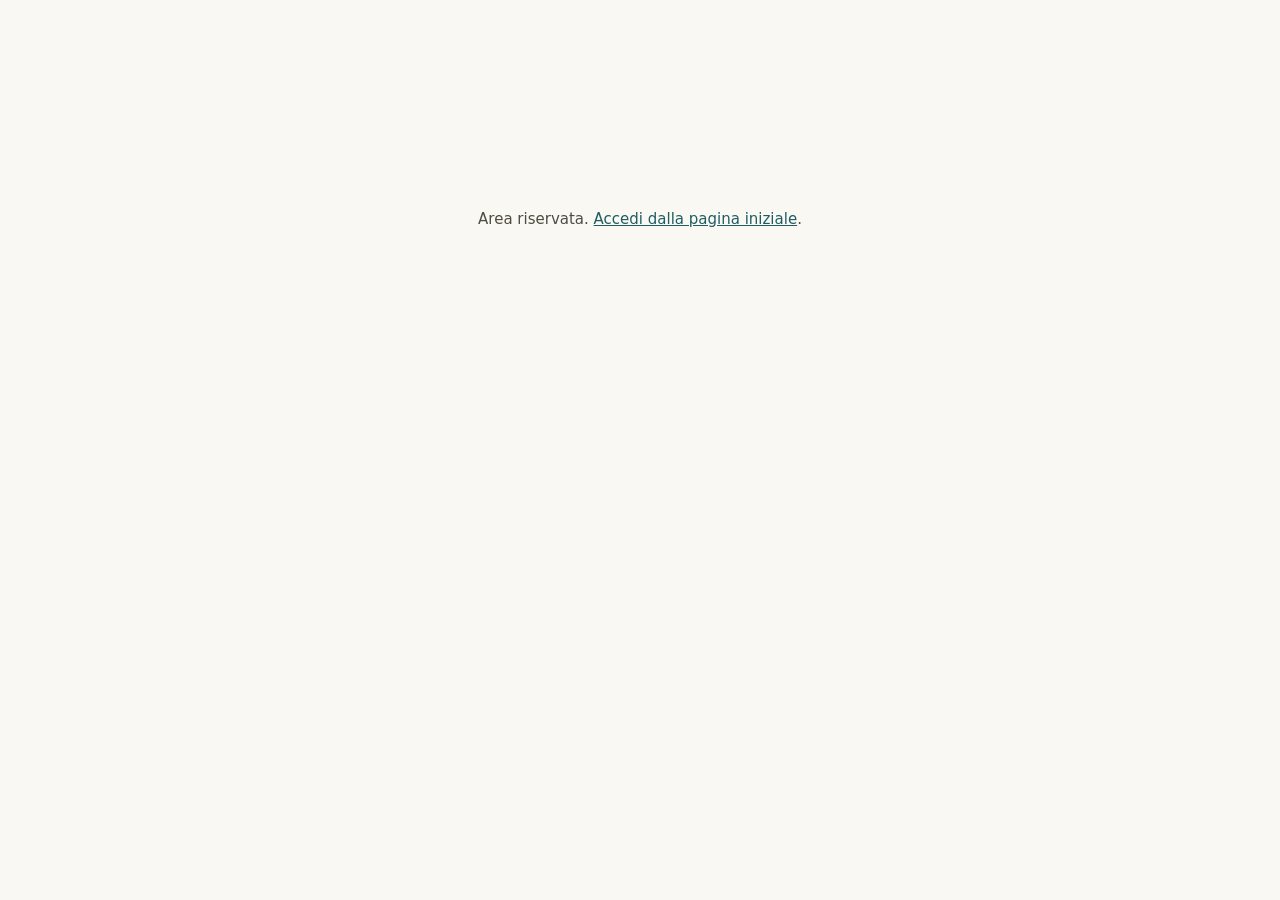
<file: aco/sport/index.html>
<!doctype html>
<html lang="it">
<head>
<meta charset="utf-8">
<meta name="viewport" content="width=device-width, initial-scale=1">
<title>Sport</title>
<meta name="robots" content="noindex, nofollow">
<link rel="icon" type="image/svg+xml" href="/favicon.svg">
<link rel="preconnect" href="https://fonts.googleapis.com">
<link rel="preconnect" href="https://fonts.gstatic.com" crossorigin>
<link href="https://fonts.googleapis.com/css2?family=Cormorant+Garamond:wght@300;400;500&display=swap" rel="stylesheet">
<!--
  I dati (dati.json) sono cifrati e li scrive ogni mattina la rasp:
  GarminAco/pubblica_sito.py, ultimo passo di run_daily.sh. Questa pagina si modifica qui.
-->
<style>
:root {
  color-scheme: light;
  --page: #faf8f3; --surface: #fffefa; --ink: #1b1a17; --ink-2: #4f4b42; --muted: #706b5e;
  --grid: #ebe6da; --axis: #d9d4c7; --border: rgba(27,26,23,0.12);
  --series: #1f5d63; --series-hover: #123f44; --track: #ebe6da;
  --heat-1: #b9d3d1; --heat-2: #6f9fa2; --heat-3: #1f5d63;
  --good: #2e7d4f; --warn: #9a5b00; --bad: #9a4b3f;
}
@media (prefers-color-scheme: dark) {
  :root:where(:not([data-theme="light"])) {
    color-scheme: dark;
    --page: #0e1615; --surface: #152120; --ink: #f3f1ea; --ink-2: #c9d6d3; --muted: #8f9a97;
    --grid: #22302e; --axis: #2f3f3d; --border: rgba(255,255,255,0.10);
    --series: #8fd4c8; --series-hover: #cfeee8; --track: #22302e;
    --heat-1: #24504f; --heat-2: #4f9a91; --heat-3: #8fd4c8;
    --good: #6cc28a; --warn: #e0b04a; --bad: #e08b7d;
  }
}
:root[data-theme="dark"] {
  color-scheme: dark;
  --page: #0e1615; --surface: #152120; --ink: #f3f1ea; --ink-2: #c9d6d3; --muted: #8f9a97;
  --grid: #22302e; --axis: #2f3f3d; --border: rgba(255,255,255,0.10);
  --series: #8fd4c8; --series-hover: #cfeee8; --track: #22302e;
  --heat-1: #24504f; --heat-2: #4f9a91; --heat-3: #8fd4c8;
  --good: #6cc28a; --warn: #e0b04a; --bad: #e08b7d;
}
* { box-sizing: border-box; }
body { margin: 0; background: var(--page); color: var(--ink); font: 15px/1.5 system-ui, -apple-system, "Segoe UI", sans-serif; }
main { max-width: 1100px; margin: 0 auto; padding: 28px 16px 64px; visibility: hidden; }
.pronto main { visibility: visible; }
header { display: flex; justify-content: space-between; align-items: baseline; gap: 12px; flex-wrap: wrap; margin-bottom: 20px; }
h1 { font-family: "Cormorant Garamond", Georgia, serif; font-weight: 300; font-size: clamp(2.2rem, 6vw, 3rem); letter-spacing: 0.01em; margin: 0; }
h2 { font-family: "Cormorant Garamond", Georgia, serif; font-weight: 500; font-size: 1.6rem; margin: 48px 0 12px; }
h3 { font-size: 14px; font-weight: 600; margin: 0 0 2px; }
.indietro { display: inline-block; font-size: 11px; letter-spacing: 0.28em; text-transform: uppercase; color: var(--series); text-decoration: none; margin-bottom: 14px; }
.indietro:hover { text-decoration: underline; }
.sub { color: var(--ink-2); font-size: 13px; margin: 0 0 12px; }
.muted { color: var(--muted); }
button.theme { background: none; border: 1px solid var(--border); color: var(--ink-2); border-radius: 8px; padding: 4px 10px; cursor: pointer; font: inherit; font-size: 13px; min-height: 32px; }
.card { background: var(--surface); border: 1px solid var(--border); border-radius: 12px; padding: 16px; min-width: 0; }
.tiles { display: grid; grid-template-columns: repeat(auto-fit, minmax(150px, 1fr)); gap: 12px; }
.tile .label { color: var(--ink-2); font-size: 13px; }
.tile .value { font-size: 34px; font-weight: 600; line-height: 1.15; margin-top: 4px; }
.tile .value small { font-size: 15px; font-weight: 500; color: var(--ink-2); margin-left: 3px; }
.tile .note { color: var(--muted); font-size: 12px; margin-top: 2px; }
.delta { font-size: 12.5px; margin-top: 4px; color: var(--ink-2); }
.delta .su { color: var(--good); } .delta .giu { color: var(--bad); }
.grid2 { display: grid; grid-template-columns: repeat(auto-fit, minmax(min(100%, 420px), 1fr)); gap: 12px; margin-top: 12px; }
.grid4 { display: grid; grid-template-columns: repeat(auto-fit, minmax(240px, 1fr)); gap: 12px; margin-top: 12px; }
.chart { position: relative; margin-top: 8px; }
.chart svg { display: block; width: 100%; overflow: visible; }
.chart text { font-size: 11px; fill: var(--muted); font-variant-numeric: tabular-nums; }
.chart text.lbl { fill: var(--ink-2); font-variant-numeric: normal; }
.chart text.val { fill: var(--ink-2); font-weight: 600; }
.chart .gl { stroke: var(--grid); stroke-width: 1; }
.chart .ax { stroke: var(--axis); stroke-width: 1; }
.chart .bar { fill: var(--series); }
.chart .bar.on { fill: var(--series-hover); }
.chart .hit { fill: transparent; }
.chart .line { fill: none; stroke: var(--series); stroke-width: 2; stroke-linejoin: round; stroke-linecap: round; }
.chart .area { fill: var(--series); opacity: 0.1; }
.chart .dot { fill: var(--series); stroke: var(--surface); stroke-width: 2; }
.chart .cross { stroke: var(--axis); stroke-width: 1; }
.chart .h0 { fill: var(--track); } .chart .h1 { fill: var(--heat-1); } .chart .h2 { fill: var(--heat-2); } .chart .h3 { fill: var(--heat-3); }
.chart rect.cell.on { stroke: var(--ink); stroke-width: 1.5; }
.scala { display: flex; align-items: center; gap: 4px; font-size: 11.5px; color: var(--muted); margin-top: 10px; flex-wrap: wrap; }
.scala i { display: inline-block; width: 11px; height: 11px; border-radius: 2px; }
.tip { position: fixed; pointer-events: none; background: var(--surface); color: var(--ink); border: 1px solid var(--border); border-radius: 8px; padding: 6px 10px; font-size: 12px; box-shadow: 0 4px 16px rgba(0,0,0,.12); opacity: 0; transition: opacity .1s; z-index: 10; max-width: 260px; }
.tip b { font-weight: 600; }
details.dati { margin-top: 10px; font-size: 12.5px; }
details.dati summary { cursor: pointer; color: var(--muted); font-size: 12px; }
details.dati .table-wrap { max-height: 260px; overflow: auto; margin-top: 6px; }
.table-wrap { overflow-x: auto; }
table { width: 100%; border-collapse: collapse; font-size: 13px; }
th, td { text-align: left; padding: 6px 8px; border-bottom: 1px solid var(--grid); }
th { color: var(--ink-2); font-weight: 600; white-space: nowrap; }
td.num, th.num { text-align: right; font-variant-numeric: tabular-nums; }
tr.corrente td { font-weight: 600; }
.lista { list-style: none; margin: 8px 0 0; padding: 0; }
.lista li { padding: 7px 0; border-bottom: 1px solid var(--grid); display: flex; justify-content: space-between; gap: 12px; font-size: 13.5px; }
.lista li:last-child { border-bottom: 0; }
.lista .k { color: var(--ink-2); }
.lista .v { text-align: right; font-variant-numeric: tabular-nums; }
.gate { display: inline-flex; align-items: center; gap: 7px; font-weight: 600; font-size: 14px; }
.gate::before { content: ""; width: 10px; height: 10px; border-radius: 50%; background: var(--muted); }
.gate.verde::before { background: var(--good); } .gate.giallo::before { background: var(--warn); } .gate.rosso::before { background: var(--bad); }
.meter { display: flex; gap: 2px; height: 10px; margin-top: 10px; }
.meter > div { height: 100%; }
.meter > div:first-child { border-radius: 4px 0 0 4px; } .meter > div:last-child { border-radius: 0 4px 4px 0; }
.meter .verde { background: var(--good); } .meter .giallo { background: var(--warn); } .meter .rosso { background: var(--bad); }
.blocco { margin-top: 20vh; text-align: center; color: var(--ink-2); font-size: 15px; }
.blocco a { color: var(--series); }
footer { margin-top: 48px; color: var(--muted); font-size: 12px; }
@media (max-width: 520px) { .tile .value { font-size: 28px; } h2 { margin-top: 36px; } }
</style>
</head>
<body>
<main>
  <header>
    <div>
      <a class="indietro" href="../">← Area personale</a>
      <h1>Sport</h1>
      <div class="sub" id="aggiornato"></div>
    </div>
    <button class="theme" id="tema" type="button">Tema</button>
  </header>

  <section class="tiles" id="tiles-anno" aria-label="Quest'anno"></section>

  <h2>Costanza</h2>
  <div class="card">
    <h3 id="titolo-costanza">Giorni di attività per settimana</h3>
    <div class="sub" id="sub-costanza"></div>
    <div class="chart" id="c-costanza"></div>
    <div class="scala" aria-hidden="true">meno <i class="h0s"></i><i class="h1s"></i><i class="h2s"></i><i class="h3s"></i> più · 0, 1, 2, 3 o più giorni</div>
  </div>

  <h2>Corsa</h2>
  <section class="tiles" id="tiles-corsa"></section>
  <div class="grid2">
    <div class="card"><h3>Km a settimana</h3><div class="sub">Ultime 26 settimane</div><div class="chart" id="c-corsa-sett"></div></div>
    <div class="card"><h3>Passo medio al mese</h3><div class="sub">Più in alto = più veloce · ultimi 24 mesi</div><div class="chart" id="c-corsa-passo"></div></div>
    <div class="card"><h3>Record e prossimi allenamenti</h3><ul class="lista" id="l-corsa"></ul></div>
    <div class="card"><h3>Anno per anno</h3><div class="table-wrap"><table id="t-corsa"></table></div></div>
  </div>

  <h2>Apnea</h2>
  <section class="tiles" id="tiles-apnea"></section>
  <div class="grid2">
    <div class="card"><h3>Tuffi al mese</h3><div class="sub">Ultimi 24 mesi</div><div class="chart" id="c-apnea-mesi"></div></div>
    <div class="card"><h3>Tuffi per profondità</h3><div class="sub" id="sub-fasce"></div><div class="chart" id="c-apnea-fasce"></div></div>
    <div class="card"><h3>Record</h3><ul class="lista" id="l-apnea"></ul></div>
    <div class="card"><h3>Anno per anno</h3><div class="table-wrap"><table id="t-apnea"></table></div></div>
  </div>

  <h2>Gommone e skate</h2>
  <div class="grid2">
    <div class="card"><h3>Gommone</h3><div class="sub">Giorni di uscita al mese, ultimi 24 mesi</div><div class="chart" id="c-gommone"></div><div class="table-wrap" style="margin-top:12px"><table id="t-gommone"></table></div></div>
    <div class="card"><h3>Skate</h3><div class="sub">Giorni di uscita al mese, ultimi 24 mesi</div><div class="chart" id="c-skate"></div><div class="table-wrap" style="margin-top:12px"><table id="t-skate"></table></div></div>
  </div>

  <h2>Benessere</h2>
  <div class="grid2">
    <div class="card">
      <h3 id="titolo-notte">Ultimo giorno</h3>
      <div id="gate-oggi" style="margin-top:6px"></div>
      <div class="table-wrap" style="margin-top:10px"><table id="t-benessere"></table></div>
    </div>
    <div class="card">
      <h3>Gate degli ultimi 30 giorni</h3>
      <div class="sub">Verde: RHR ≤ 52 e sleep score &gt; 70 · rosso: RHR ≥ 56 o score &lt; 50 · giallo il resto</div>
      <div class="meter" id="m-gate"></div>
      <div class="scala" id="s-gate"></div>
    </div>
  </div>
  <div class="grid4">
    <div class="card"><h3>Battito a riposo</h3><div class="sub">Media settimanale, bpm</div><div class="chart" id="c-rhr"></div></div>
    <div class="card"><h3>Sleep score</h3><div class="sub">Media settimanale</div><div class="chart" id="c-score"></div></div>
    <div class="card"><h3>Ore di sonno</h3><div class="sub">Media settimanale</div><div class="chart" id="c-sonno"></div></div>
    <div class="card"><h3>Body battery massima</h3><div class="sub">Media settimanale</div><div class="chart" id="c-bb"></div></div>
  </div>

  <footer>Dati dall'orologio Garmin, aggiornati ogni mattina. «Anno» vuol dire dal 1° gennaio a oggi; il confronto è con lo stesso periodo dell'anno prima. Apnea: un tuffo è un lap sotto 1 m; i metri totali sono la somma delle profondità massime di ogni sessione.</footer>
</main>
<div class="tip" id="tip" role="tooltip"></div>

<script>
async function caricaDati() {
  let k = null;
  try { k = sessionStorage.getItem("aco-k"); } catch (e) {}
  if (!k || !window.crypto || !crypto.subtle) return bloccato();
  try {
    const CIFRATO = await fetch("dati.json", { cache: "no-store" }).then(r => r.json());
    const b = s => Uint8Array.from(atob(s), c => c.charCodeAt(0));
    const km = await crypto.subtle.importKey("raw", new TextEncoder().encode(k), "PBKDF2", false, ["deriveKey"]);
    const key = await crypto.subtle.deriveKey({ name: "PBKDF2", salt: b(CIFRATO.salt), iterations: CIFRATO.iterations, hash: "SHA-256" },
      km, { name: "AES-GCM", length: 256 }, false, ["decrypt"]);
    const pt = await crypto.subtle.decrypt({ name: "AES-GCM", iv: b(CIFRATO.iv) }, key, b(CIFRATO.ct));
    return JSON.parse(new TextDecoder().decode(pt));
  } catch (e) { return bloccato(); }
}
function bloccato() {
  document.querySelector("main").innerHTML = '<p class="blocco">Area riservata. <a href="/">Accedi dalla pagina iniziale</a>.</p>';
  return null;
}

// ---- tema ----
const root = document.documentElement;
try { const t = localStorage.getItem("tema"); if (t) root.dataset.theme = t; } catch (e) {}
document.getElementById("tema").onclick = () => {
  const scuro = root.dataset.theme ? root.dataset.theme === "dark" : matchMedia("(prefers-color-scheme: dark)").matches;
  root.dataset.theme = scuro ? "light" : "dark";
  try { localStorage.setItem("tema", root.dataset.theme); } catch (e) {}
};

caricaDati().then(DATI => { if (DATI) avvia(DATI); root.classList.add("pronto"); });

// ---- formati ----
const MESI = ["gen","feb","mar","apr","mag","giu","lug","ago","set","ott","nov","dic"];
const num = (v, d = 0) => { if (v == null) return "–"; const a = Math.abs(v).toFixed(d), [i, f] = a.split("."); return (v < 0 && +a ? "-" : "") + i.replace(/\B(?=(\d{3})+(?!\d))/g, ".") + (f ? "," + f : ""); };  // a mano: in it-IT toLocaleString non mette il punto sotto 10.000
const data = (s, anno = true) => { if (!s) return "–"; const [y, m, d] = s.split("-"); return `${+d} ${MESI[m - 1]}${anno ? " " + y : ""}`; };
const mese = s => { const [y, m] = s.split("-"); return `${MESI[m - 1]} ${y}`; };
const passo = s => s == null ? "–" : `${Math.floor(s / 60)}:${String(Math.round(s % 60)).padStart(2, "0")}`;
const durata = s => { if (!s) return "–"; const h = Math.floor(s / 3600), m = Math.round(s % 3600 / 60); return h ? `${h}h ${String(m).padStart(2, "0")}'` : `${m}'`; };
const ore = s => s == null ? "–" : `${Math.floor(s / 60)}h ${String(Math.round(s % 60)).padStart(2, "0")}'`;
const esc = s => String(s ?? "").replace(/[&<>"]/g, c => ({ "&": "&amp;", "<": "&lt;", ">": "&gt;", '"': "&quot;" }[c]));
const $ = id => document.getElementById(id);

// ---- tooltip ----
const tip = $("tip");
function mostra(html, x, y) {
  tip.innerHTML = html; tip.style.opacity = 1;
  const r = tip.getBoundingClientRect();
  tip.style.left = Math.min(x + 14, innerWidth - r.width - 8) + "px";
  tip.style.top = (y - r.height - 12 < 8 ? y + 16 : y - r.height - 12) + "px";
}
function nascondi() { tip.style.opacity = 0; }
document.addEventListener("scroll", nascondi, { passive: true });

// ---- grafici (SVG a mano) ----
const NS = "http://www.w3.org/2000/svg";
function svg(el, w, h) {
  el.innerHTML = "";
  const s = document.createElementNS(NS, "svg");
  s.setAttribute("viewBox", `0 0 ${w} ${h}`); s.setAttribute("height", h);
  el.appendChild(s); return s;
}
function add(p, tag, attrs, testo) {
  const e = document.createElementNS(NS, tag);
  for (const k in attrs) e.setAttribute(k, attrs[k]);
  if (testo != null) e.textContent = testo;
  p.appendChild(e); return e;
}
function tacche(max, n = 4) {
  if (max <= 0) return [0, 1];
  const grezzo = max / n, p = 10 ** Math.floor(Math.log10(grezzo));
  const passo = [1, 2, 5, 10].map(f => f * p).find(f => f >= grezzo);
  const out = []; for (let v = 0; v <= max + passo * 0.001; v += passo) out.push(+v.toFixed(6));
  if (out[out.length - 1] < max) out.push(out[out.length - 1] + passo);
  return out;
}
// colonna con l'estremo arrotondato (4px) e la base dritta
function colonna(p, x, y, w, h, cls) {
  const r = Math.min(4, w / 2, h);
  return add(p, "path", { class: cls, d: `M${x},${y + h}V${y + r}Q${x},${y} ${x + r},${y}H${x + w - r}Q${x + w},${y} ${x + w},${y + r}V${y + h}Z` });
}
function tabellaDati(el, intest, righe) {
  const d = document.createElement("details"); d.className = "dati";
  d.innerHTML = `<summary>Tabella</summary><div class="table-wrap"><table><tr>${intest.map((h, i) => `<th${i ? ' class="num"' : ""}>${h}</th>`).join("")}</tr>${
    righe.map(r => `<tr>${r.map((c, i) => `<td${i ? ' class="num"' : ""}>${c}</td>`).join("")}</tr>`).join("")}</table></div>`;
  el.closest(".card").appendChild(d);
}
const GRAFICI = [];
function grafico(el, disegna) { GRAFICI.push([el, disegna]); disegna(el); }
let attesa; addEventListener("resize", () => { clearTimeout(attesa); attesa = setTimeout(() => GRAFICI.forEach(([el, f]) => f(el)), 150); });

// colonne verticali: items [{x, v, tip}]; etichetta x ogni `ogni` elementi
function colonne(el, items, { h = 190, ogni = 1, fmt = v => num(v), etichetta = it => it.x } = {}) {
  grafico(el, el => {
    const W = el.clientWidth || 320, L = 34, B = 22, T = 10, s = svg(el, W, h);
    const max = Math.max(...items.map(i => i.v || 0)), tk = tacche(max), top = tk[tk.length - 1] || 1;
    const ph = h - B - T, band = (W - L) / items.length, bw = Math.min(24, Math.max(2, band - 2));
    const y = v => T + ph - v / top * ph;
    tk.forEach(v => { add(s, "line", { class: v ? "gl" : "ax", x1: L, x2: W, y1: y(v), y2: y(v) }); add(s, "text", { x: L - 6, y: y(v) + 4, "text-anchor": "end" }, fmt(v)); });
    items.forEach((it, i) => {
      const x = L + i * band + (band - bw) / 2, v = it.v || 0;
      const bar = v > 0 ? colonna(s, x, y(v), bw, ph * v / top, "bar") : null;
      if (i % ogni === 0) add(s, "text", { x: L + i * band + band / 2, y: h - 6, "text-anchor": "middle" }, etichetta(it, i));
      const hit = add(s, "rect", { class: "hit", x: L + i * band, y: T, width: band, height: ph });
      hit.addEventListener("pointermove", e => { bar && bar.classList.add("on"); mostra(it.tip, e.clientX, e.clientY); });
      hit.addEventListener("pointerleave", () => { bar && bar.classList.remove("on"); nascondi(); });
    });
  });
}

// barre orizzontali: items [{x, v, tip}]
function barre(el, items, { fmt = v => num(v) } = {}) {
  grafico(el, el => {
    const W = el.clientWidth || 320, L = 70, R = 44, riga = 30, h = items.length * riga, s = svg(el, W, h);
    const max = Math.max(...items.map(i => i.v), 1), bh = 18;
    items.forEach((it, i) => {
      const yy = i * riga + (riga - bh) / 2, w = (W - L - R) * it.v / max;
      add(s, "text", { class: "lbl", x: L - 8, y: yy + bh / 2 + 4, "text-anchor": "end" }, it.x);
      let bar = null;
      if (w > 0) { const r = Math.min(4, w); bar = add(s, "path", { class: "bar", d: `M${L},${yy}H${L + w - r}Q${L + w},${yy} ${L + w},${yy + r}V${yy + bh - r}Q${L + w},${yy + bh} ${L + w - r},${yy + bh}H${L}Z` }); }
      add(s, "text", { class: "val", x: L + w + 6, y: yy + bh / 2 + 4 }, fmt(it.v));
      const hit = add(s, "rect", { class: "hit", x: 0, y: i * riga, width: W, height: riga });
      hit.addEventListener("pointermove", e => { bar && bar.classList.add("on"); mostra(it.tip, e.clientX, e.clientY); });
      hit.addEventListener("pointerleave", () => { bar && bar.classList.remove("on"); nascondi(); });
    });
  });
}

// linea con mirino: punti [{x, v|null, tip}]; inverti: valori piccoli in alto (il passo)
function linea(el, punti, { h = 170, fmt = v => num(v), inverti = false, ogni = 1, etichetta = p => p.x, margine = 0.1 } = {}) {
  grafico(el, el => {
    const W = el.clientWidth || 300, L = 38, R = 10, B = 22, T = 12, s = svg(el, W, h);
    const val = punti.map(p => p.v).filter(v => v != null);
    if (!val.length) return;
    let lo = Math.min(...val), hi = Math.max(...val); const pad = (hi - lo || hi * 0.1 || 1) * margine; lo -= pad; hi += pad;
    const ph = h - B - T, x = i => L + (punti.length === 1 ? (W - L - R) / 2 : i * (W - L - R) / (punti.length - 1));
    const y = v => inverti ? T + (v - lo) / (hi - lo) * ph : T + ph - (v - lo) / (hi - lo) * ph;
    for (let k = 0; k <= 3; k++) {
      const v = lo + (hi - lo) * k / 3, yy = y(v), base = inverti ? k === 3 : k === 0;
      add(s, "line", { class: base ? "ax" : "gl", x1: L, x2: W - R, y1: yy, y2: yy });
      add(s, "text", { x: L - 6, y: yy + 4, "text-anchor": "end" }, fmt(v));
    }
    // tratti continui: un mese senza dati interrompe la linea
    let d = "", prima = true;
    punti.forEach((p, i) => { if (p.v == null) { prima = true; return; } d += `${prima ? "M" : "L"}${x(i)},${y(p.v)}`; prima = false; });
    add(s, "path", { class: "line", d });
    punti.forEach((p, i) => { if (i % ogni === 0) add(s, "text", { x: x(i), y: h - 6, "text-anchor": "middle" }, etichetta(p, i)); });
    const ultimo = punti.map((p, i) => [p, i]).filter(([p]) => p.v != null).pop();
    add(s, "circle", { class: "dot", cx: x(ultimo[1]), cy: y(ultimo[0].v), r: 4 });
    const cross = add(s, "line", { class: "cross", y1: T, y2: T + ph, display: "none" });
    const dot = add(s, "circle", { class: "dot", r: 4, display: "none" });
    const hit = add(s, "rect", { class: "hit", x: L, y: 0, width: W - L - R, height: h });
    hit.addEventListener("pointermove", e => {
      const r = s.getBoundingClientRect(), px = (e.clientX - r.left) * W / r.width;
      const i = Math.max(0, Math.min(punti.length - 1, Math.round((px - L) / ((W - L - R) / Math.max(1, punti.length - 1)))));
      const p = punti[i];
      cross.setAttribute("x1", x(i)); cross.setAttribute("x2", x(i)); cross.removeAttribute("display");
      if (p.v != null) { dot.setAttribute("cx", x(i)); dot.setAttribute("cy", y(p.v)); dot.removeAttribute("display"); } else dot.setAttribute("display", "none");
      mostra(p.tip, e.clientX, e.clientY);
    });
    hit.addEventListener("pointerleave", () => { cross.setAttribute("display", "none"); dot.setAttribute("display", "none"); nascondi(); });
  });
}

// ---- pezzi di pagina ----
function delta(oggi, prima, unita, d = 0) {
  if (prima == null) return "";
  const diff = oggi - prima;
  if (Math.abs(diff) < 10 ** -d / 2) return `<div class="delta">come l'anno scorso (${num(prima, d)}${unita})</div>`;
  const cls = diff > 0 ? "su" : "giu";
  return `<div class="delta"><span class="${cls}">${diff > 0 ? "▲ +" : "▼ −"}${num(Math.abs(diff), d)}${unita}</span> rispetto al ${ANNO - 1} (${num(prima, d)}${unita})</div>`;
}
function tile(label, valore, unita, extra = "", note = "") {
  return `<div class="card tile"><div class="label">${label}</div><div class="value">${valore}${unita ? `<small>${unita}</small>` : ""}</div>${extra}${note ? `<div class="note">${note}</div>` : ""}</div>`;
}
function tabella(el, intest, righe, corrente) {
  el.innerHTML = `<tr>${intest.map((h, i) => `<th${i ? ' class="num"' : ""}>${h}</th>`).join("")}</tr>` +
    righe.map(r => `<tr${r[0] == corrente ? ' class="corrente"' : ""}>${r.map((c, i) => `<td${i ? ' class="num"' : ""}>${c}</td>`).join("")}</tr>`).join("");
}
const lista = (el, voci) => { el.innerHTML = voci.map(([k, v]) => `<li><span class="k">${k}</span><span class="v">${v}</span></li>`).join(""); };
const etichettaMese = p => MESI[+p.x.slice(5) - 1] + " " + p.x.slice(2, 4);

let ANNO;
function avvia(D) {
  ANNO = +D.oggi.slice(0, 4);
  const stretto = () => (document.querySelector("main").clientWidth || 360) < 560;
  $("aggiornato").textContent = `Dati al ${data(D.oggi)}` + (D.aggiornato ? ` · aggiornati alle ${D.aggiornato.slice(11)}` : "");

  // --- quest'anno ---
  const { corsa: C, apnea: A, gommone: G, skate: S, benessere: W } = D;
  const oggiCorto = data(D.oggi, false);
  $("tiles-anno").innerHTML =
    tile("Corsa", num(C.ytd.km), "km", delta(C.ytd.km, C.prev.km, " km"), `ultima: ${data(C.ultima?.data, false)}`) +
    tile("Apnea", num(A.ytd.tuffi), "tuffi", delta(A.ytd.tuffi, A.prev.tuffi, ""), `ultima: ${data(A.ultima?.data, false)}`) +
    tile("Gommone", num(G.ytd.giorni), "giorni", delta(G.ytd.giorni, G.prev.giorni, ""), `ultima: ${data(G.ultima?.data, false)}`) +
    tile("Skate", num(S.ytd.giorni), "giorni", delta(S.ytd.giorni, S.prev.giorni, ""), `ultima: ${data(S.ultima?.data, false)}`);

  // --- costanza: 4 righe × settimane, giorni con quello sport ---
  const SPORT = [["c", "Corsa"], ["a", "Apnea"], ["g", "Gommone"], ["s", "Skate"]];
  const inizio = new Date(D.calendario.inizio + "T12:00:00");
  const settimane = Array.from({ length: 53 }, (_, w) => {
    const lun = new Date(inizio); lun.setDate(lun.getDate() + 7 * w);
    const giorni = Array.from({ length: 7 }, (_, g) => { const d = new Date(lun); d.setDate(d.getDate() + g); return d.toISOString().slice(0, 10); });
    return { lun: giorni[0], conta: Object.fromEntries(SPORT.map(([k]) => [k, giorni.filter(g => (D.calendario.giorni[g] || "").includes(k)).length])) };
  });
  document.querySelectorAll(".scala i").forEach((i, n) => i.style.background = `var(--${n ? "heat-" + n : "track"})`);
  grafico($("c-costanza"), el => {
    const sett = stretto() ? settimane.slice(-26) : settimane;
    $("sub-costanza").textContent = stretto() ? "Ultime 26 settimane" : "Ultime 53 settimane";
    const W = el.clientWidth || 320, L = 66, T = 18, gap = 2, cw = (W - L) / sett.length, ch = Math.min(22, Math.max(12, cw * 1.6));
    const s = svg(el, W, T + SPORT.length * (ch + gap));
    let ultimoMese = "";
    sett.forEach((w, i) => {
      const m = w.lun.slice(5, 7);
      if (m !== ultimoMese && (i > 0 || +w.lun.slice(8) <= 7)) { add(s, "text", { x: L + i * cw, y: 11 }, MESI[m - 1]); }
      ultimoMese = m;
    });
    SPORT.forEach(([k, nome], r) => {
      const y = T + r * (ch + gap);
      add(s, "text", { class: "lbl", x: L - 8, y: y + ch / 2 + 4, "text-anchor": "end" }, nome);
      sett.forEach((w, i) => {
        const n = w.conta[k], cell = add(s, "rect", { class: `cell h${Math.min(n, 3)}`, x: L + i * cw + gap / 2, y, width: Math.max(1, cw - gap), height: ch, rx: 2 });
        cell.addEventListener("pointermove", e => { cell.classList.add("on"); mostra(`<b>${nome}</b><br>settimana dal ${data(w.lun)}<br>${n === 1 ? "1 giorno" : n + " giorni"}`, e.clientX, e.clientY); });
        cell.addEventListener("pointerleave", () => { cell.classList.remove("on"); nascondi(); });
      });
    });
  });
  tabellaDati($("c-costanza"), ["Settimana dal", ...SPORT.map(s => s[1])], settimane.slice().reverse().map(w => [data(w.lun), ...SPORT.map(([k]) => w.conta[k])]));

  // --- corsa ---
  $("tiles-corsa").innerHTML =
    tile("Km nel " + ANNO, num(C.ytd.km), "km", delta(C.ytd.km, C.prev.km, " km")) +
    tile("Uscite", num(C.ytd.uscite), "", delta(C.ytd.uscite, C.prev.uscite, "")) +
    tile("Passo medio", passo(C.ytd.passo), "/km", C.prev.passo ? `<div class="delta"><span class="${C.ytd.passo <= C.prev.passo ? "su" : "giu"}">${C.ytd.passo <= C.prev.passo ? "▲ " : "▼ "}${Math.abs(C.ytd.passo - C.prev.passo)}" al km ${C.ytd.passo <= C.prev.passo ? "più veloce" : "più lento"}</span> del ${ANNO - 1}</div>` : "") +
    tile("Ultima corsa", num(C.ultima?.km, 1), "km", "", `${data(C.ultima?.data)} · ${durata(C.ultima?.sec)} · ${passo(C.ultima?.passo)}/km`);
  colonne($("c-corsa-sett"), C.settimane.map(w => ({ x: w.lun, v: w.km, tip: `<b>${num(w.km, 1)} km</b><br>settimana dal ${data(w.lun)}` })),
    { ogni: 4, etichetta: it => data(it.x, false) });
  tabellaDati($("c-corsa-sett"), ["Settimana dal", "Km"], C.settimane.slice().reverse().map(w => [data(w.lun), num(w.km, 1)]));
  linea($("c-corsa-passo"), C.mesi.map(m => ({ x: m.mese, v: m.passo, tip: m.passo ? `<b>${passo(m.passo)}/km</b><br>${mese(m.mese)} · ${num(m.km, 1)} km in ${m.uscite} uscite` : `${mese(m.mese)}<br>nessuna corsa` })),
    { inverti: true, fmt: passo, ogni: 3, etichetta: etichettaMese });
  tabellaDati($("c-corsa-passo"), ["Mese", "Uscite", "Km", "Passo"], C.mesi.slice().reverse().map(m => [mese(m.mese), m.uscite, num(m.km, 1), passo(m.passo)]));
  const voci = [];
  if (C.record.lunga) voci.push(["Corsa più lunga", `${num(C.record.lunga.km, 1)} km in ${durata(C.record.lunga.sec)} · ${data(C.record.lunga.data)}`]);
  if (C.record.passo) voci.push(["Passo migliore (≥ 3 km)", `${passo(C.record.passo.passo)}/km su ${num(C.record.passo.km, 1)} km · ${data(C.record.passo.data)}`]);
  (C.prossimi || []).forEach(w => voci.push([`${data(w.data, false)} · ${esc(w.nome)}`, `${num(w.km, 1)} km · circa ${durata(w.sec)}`]));
  if (!C.prossimi?.length) voci.push(["Prossimi allenamenti", '<span class="muted">nessuno in calendario</span>']);
  lista($("l-corsa"), voci);
  tabella($("t-corsa"), ["Anno", "Uscite", "Km", "Passo", "Dislivello"],
    C.anni.slice().reverse().map(a => [a.anno, a.uscite, num(a.km, 1), passo(a.passo), num(a.asc) + " m"]), ANNO);

  // --- apnea ---
  $("tiles-apnea").innerHTML =
    tile("Tuffi nel " + ANNO, num(A.ytd.tuffi), "", delta(A.ytd.tuffi, A.prev.tuffi, "")) +
    tile("Sessioni", num(A.ytd.sessioni), "", delta(A.ytd.sessioni, A.prev.sessioni, ""), A.ytd.pesca ? `di cui ${A.ytd.pesca} di pesca` : "") +
    tile("Più profondo dell'anno", num(A.ytd.prof, 1), "m", delta(A.ytd.prof, A.prev.prof, " m", 1)) +
    tile("Ultima sessione", num(A.ultima?.tuffi), "tuffi", "", `${data(A.ultima?.data)} · fino a ${num(A.ultima?.prof, 1)} m`);
  colonne($("c-apnea-mesi"), A.mesi.map(m => ({ x: m.mese, v: m.tuffi, tip: m.tuffi ? `<b>${m.tuffi} tuffi</b><br>${mese(m.mese)} · fino a ${num(m.prof, 1)} m` : `${mese(m.mese)}<br>nessun tuffo` })),
    { ogni: 3, etichetta: etichettaMese });
  tabellaDati($("c-apnea-mesi"), ["Mese", "Tuffi", "Profondità max"], A.mesi.slice().reverse().map(m => [mese(m.mese), m.tuffi, m.prof ? num(m.prof, 1) + " m" : "–"]));
  $("sub-fasce").textContent = `Nel ${ANNO}, per profondità massima del tuffo`;
  const fascia = f => f.a >= 999 ? `≥ ${f.da} m` : f.da === 0 ? `< ${f.a} m` : `${f.da}–${f.a} m`;
  barre($("c-apnea-fasce"), A.fasce.map(f => ({ x: fascia(f), v: f.anno, tip: `<b>${fascia(f)}</b><br>${f.anno} tuffi nel ${ANNO}<br>${f.tutti} in tutto` })));
  tabellaDati($("c-apnea-fasce"), ["Profondità", "Nel " + ANNO, "In tutto"], A.fasce.map(f => [fascia(f), f.anno, f.tutti]));
  const va = [];
  if (A.record.prof) va.push(["Tuffo più profondo", `${num(A.record.prof.m, 1)} m · ${data(A.record.prof.data)}`]);
  if (A.record.fondo) va.push(["Tuffo più lungo", `${Math.floor(A.record.fondo.sec / 60)}'${String(A.record.fondo.sec % 60).padStart(2, "0")}" · ${data(A.record.fondo.data)}`]);
  va.push(["Metri totali nel " + ANNO, `${num(A.ytd.metri)} m (${num(A.prev.metri)} m nel ${ANNO - 1})`]);
  lista($("l-apnea"), va);
  tabella($("t-apnea"), ["Anno", "Sessioni", "di cui pesca", "Tuffi", "Più profondo", "Metri totali"],
    A.anni.slice().reverse().map(a => [a.anno, a.sessioni, a.pesca ?? "–", a.tuffi, num(a.prof, 1) + " m", num(a.metri) + " m"]), ANNO);

  // --- gommone e skate ---
  for (const [id, X] of [["gommone", G], ["skate", S]]) {
    colonne($("c-" + id), X.mesi.map(m => ({ x: m.mese, v: m.giorni, tip: m.giorni ? `<b>${m.giorni === 1 ? "1 giorno" : m.giorni + " giorni"}</b><br>${mese(m.mese)} · ${num(m.km, 1)} km · ${durata(m.sec)}` : `${mese(m.mese)}<br>nessuna uscita` })),
      { h: 150, ogni: 3, etichetta: etichettaMese });
    tabella($("t-" + id), ["Anno", "Giorni", "Km", "Ore"], X.anni.slice().reverse().map(a => [a.anno, a.giorni, num(a.km, 1), num(a.sec / 3600, 1)]), ANNO);
  }

  // --- benessere ---
  if (!W) return;
  const U = W.ultimo, NOMI = { verde: "verde", giallo: "giallo", rosso: "rosso" };
  $("titolo-notte").textContent = `Ultimo giorno · ${data(U.data)}`;
  $("gate-oggi").innerHTML = U.gate ? `<span class="gate ${U.gate}">Gate ${NOMI[U.gate]}</span>` : '<span class="muted">Sonno non ancora sincronizzato</span>';
  const righe = [["Battito a riposo", "rhr", v => num(v) + " bpm", v => num(v, 1) + " bpm"], ["Sleep score", "score", v => num(v), v => num(v, 1)],
    ["Sonno", "sonno", ore, ore], ["Sonno profondo", "deep", ore, ore], ["REM", "rem", ore, ore],
    ["Body battery max", "bb", v => num(v), v => num(v, 1)], ["Passi", "passi", v => num(v), v => num(Math.round(v))]];
  tabella($("t-benessere"), ["", data(U.data, false), "Media 7 giorni", "Media 30 giorni"],
    righe.map(([n, k, f1, f2]) => [n, U[k] == null ? "–" : f1(U[k]), W.medie7[k] == null ? "–" : f2(W.medie7[k]), W.medie30[k] == null ? "–" : f2(W.medie30[k])]));
  const g = W.gate30, tot = (g.verde || 0) + (g.giallo || 0) + (g.rosso || 0);
  $("m-gate").innerHTML = ["verde", "giallo", "rosso"].filter(k => g[k]).map(k => `<div class="${k}" style="flex:${g[k]}" title="${g[k]} ${k}"></div>`).join("");
  $("s-gate").innerHTML = ["verde", "giallo", "rosso"].map(k => `<span class="gate ${k}" style="font-weight:400;font-size:12.5px;margin-right:10px">${g[k] || 0} ${k === "verde" ? "verdi" : k === "giallo" ? "gialli" : "rossi"}</span>`).join("") + `<span>su ${tot} notti</span>`;
  const sett = W.settimane, et = p => data(p.x, false);
  const serie = [["c-rhr", "rhr", v => num(v, 0), v => num(v, 1) + " bpm"], ["c-score", "score", v => num(v, 0), v => num(v, 1)],
    ["c-sonno", "sonno", v => num(v / 60, 1) + "h", ore], ["c-bb", "bb", v => num(v, 0), v => num(v, 1)]];
  for (const [id, k, fAsse, fTip] of serie) {
    linea($(id), sett.map(w => ({ x: w.lun, v: w[k], tip: `<b>${w[k] == null ? "–" : fTip(w[k])}</b><br>settimana dal ${data(w.lun)}` })),
      { h: 150, fmt: fAsse, ogni: Math.ceil(sett.length / 4), etichetta: et });
    tabellaDati($(id), ["Settimana dal", "Media"], sett.slice().reverse().map(w => [data(w.lun), w[k] == null ? "–" : fTip(w[k])]));
  }
}
</script>
</body>
</html>
</file>
